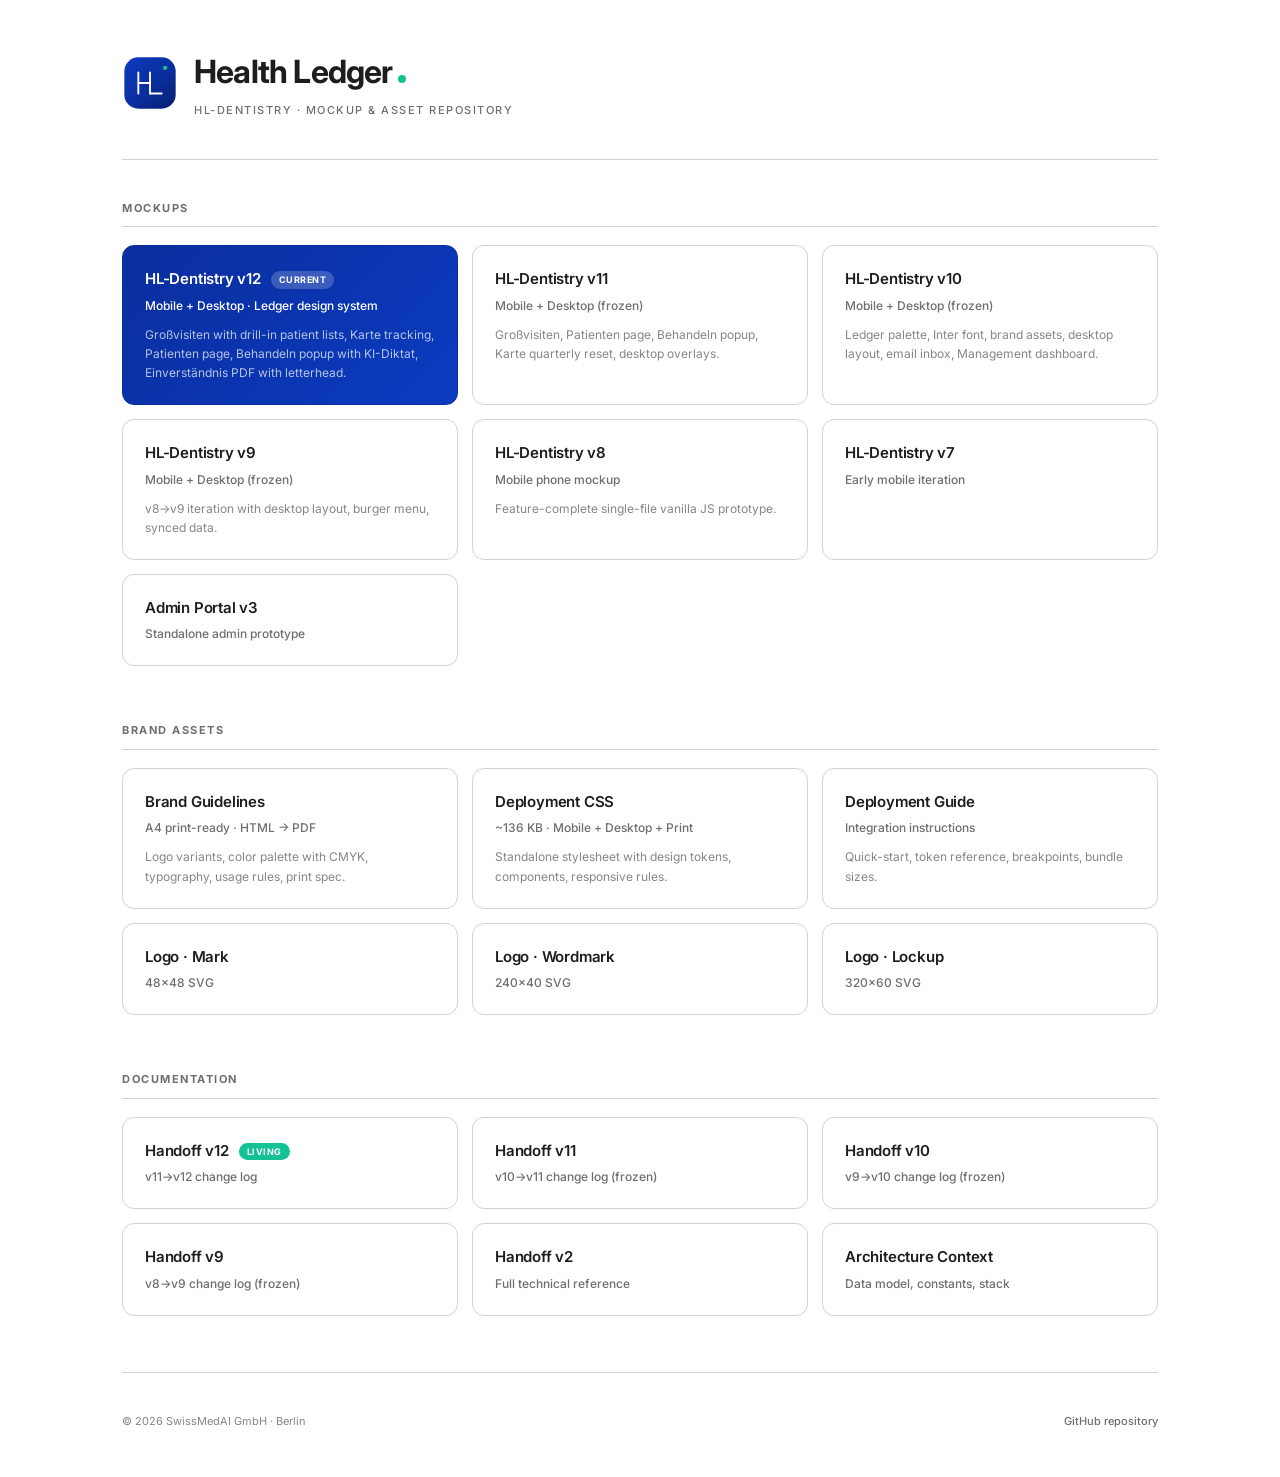
<file: index.html>
<!DOCTYPE html>
<html lang="de">
<head>
<meta charset="UTF-8">
<meta name="viewport" content="width=device-width, initial-scale=1.0">
<title>Health Ledger · HL-Dentistry</title>
<link href="https://fonts.googleapis.com/css2?family=Inter:wght@300;400;500;600;700;800&display=swap" rel="stylesheet">
<link rel="icon" type="image/svg+xml" href="assets/hl-logo-mark.svg">
<style>
* { margin:0; padding:0; box-sizing:border-box; }
:root {
  --navy:#0A2E9E; --navy-light:#0B3BC0; --signal:#14C295;
  --text:#1D1D1F; --gray:#6E6E73; --light:#86868B;
  --border:#D2D2D7; --surface:#F5F5F7; --white:#FFFFFF;
}
html,body { font-family:'Inter',system-ui,-apple-system,'Segoe UI',Roboto,sans-serif; color:var(--text); background:var(--white); -webkit-font-smoothing:antialiased; -moz-osx-font-smoothing:grayscale; line-height:1.5; }
.wrap { max-width:1100px; margin:0 auto; padding:48px 32px; }

/* Header */
.hdr { display:flex; align-items:center; gap:16px; padding-bottom:40px; border-bottom:1px solid var(--border); margin-bottom:40px; }
.hdr h1 { font-size:32px; font-weight:700; letter-spacing:-0.8px; display:flex; align-items:baseline; gap:3px; }
.hdr h1 .dot { width:8px; height:8px; border-radius:50%; background:var(--signal); display:inline-block; margin-left:2px; }
.hdr .tag { font-size:11px; color:var(--gray); margin-top:6px; text-transform:uppercase; letter-spacing:1.5px; font-weight:500; }

/* Sections */
section { margin-bottom:56px; }
h2 { font-size:11px; font-weight:700; color:var(--gray); text-transform:uppercase; letter-spacing:1.5px; margin-bottom:18px; padding-bottom:10px; border-bottom:1px solid var(--border); }

/* Cards grid */
.grid { display:grid; grid-template-columns:repeat(auto-fill,minmax(260px,1fr)); gap:14px; }
.card { background:var(--white); border:1px solid var(--border); border-radius:12px; padding:22px; text-decoration:none; color:inherit; transition:all .2s ease; display:block; }
.card:hover { border-color:var(--navy); transform:translateY(-2px); box-shadow:0 8px 24px rgba(29,29,31,0.08); }
.card .title { font-size:15px; font-weight:600; color:var(--text); margin-bottom:6px; letter-spacing:-0.2px; }
.card .meta { font-size:12px; color:var(--gray); font-weight:500; }
.card .desc { font-size:12px; color:var(--light); margin-top:10px; line-height:1.6; }
.card.featured { background:linear-gradient(135deg,var(--navy),var(--navy-light)); border-color:var(--navy); color:#fff; }
.card.featured .title, .card.featured .meta { color:#fff; }
.card.featured .desc { color:rgba(255,255,255,0.7); }

/* Tag pill */
.tagpill { display:inline-block; font-size:9px; font-weight:700; padding:2px 8px; border-radius:99px; background:var(--surface); color:var(--gray); text-transform:uppercase; letter-spacing:0.5px; margin-left:6px; vertical-align:middle; }
.tagpill.current { background:var(--signal); color:#fff; }
.card.featured .tagpill.current { background:rgba(255,255,255,0.2); color:#fff; }

/* Footer */
footer { padding-top:40px; border-top:1px solid var(--border); display:flex; justify-content:space-between; font-size:11px; color:var(--light); }
footer a { color:var(--gray); text-decoration:none; font-weight:500; }
footer a:hover { color:var(--navy); }
</style>
</head>
<body>
<div class="wrap">

  <header class="hdr">
    <svg viewBox="0 0 48 48" width="56" height="56">
      <defs><linearGradient id="m" x1="0%" y1="0%" x2="100%" y2="100%">
        <stop offset="0%" stop-color="#0E3ABF"/><stop offset="55%" stop-color="#0A2E9E"/><stop offset="100%" stop-color="#061F6E"/>
      </linearGradient></defs>
      <rect x="2" y="2" width="44" height="44" rx="12" fill="url(#m)"/>
      <g stroke="#fff" stroke-width="1.6" stroke-linecap="round" fill="none">
        <line x1="14" y1="15" x2="14" y2="33"/><line x1="24" y1="15" x2="24" y2="33"/>
        <line x1="14" y1="24" x2="24" y2="24"/><line x1="24" y1="33" x2="34" y2="33"/>
      </g>
      <circle cx="37" cy="11" r="1.8" fill="#14C295"/>
    </svg>
    <div>
      <h1>Health Ledger<span class="dot"></span></h1>
      <div class="tag">HL-Dentistry · Mockup &amp; Asset Repository</div>
    </div>
  </header>

  <section>
    <h2>Mockups</h2>
    <div class="grid">
      <a class="card featured" href="mockups/hl-dentistry-v12.html">
        <div class="title">HL-Dentistry v12 <span class="tagpill current">Current</span></div>
        <div class="meta">Mobile + Desktop · Ledger design system</div>
        <div class="desc">Großvisiten with drill-in patient lists, Karte tracking, Patienten page, Behandeln popup with KI-Diktat, Einverständnis PDF with letterhead.</div>
      </a>
      <a class="card" href="mockups/hl-dentistry-v11.html">
        <div class="title">HL-Dentistry v11</div>
        <div class="meta">Mobile + Desktop (frozen)</div>
        <div class="desc">Großvisiten, Patienten page, Behandeln popup, Karte quarterly reset, desktop overlays.</div>
      </a>
      <a class="card" href="mockups/hl-dentistry-v10.html">
        <div class="title">HL-Dentistry v10</div>
        <div class="meta">Mobile + Desktop (frozen)</div>
        <div class="desc">Ledger palette, Inter font, brand assets, desktop layout, email inbox, Management dashboard.</div>
      </a>
      <a class="card" href="mockups/hl-dentistry-v9.html">
        <div class="title">HL-Dentistry v9</div>
        <div class="meta">Mobile + Desktop (frozen)</div>
        <div class="desc">v8→v9 iteration with desktop layout, burger menu, synced data.</div>
      </a>
      <a class="card" href="mockups/hl-dentistry-v8.html">
        <div class="title">HL-Dentistry v8</div>
        <div class="meta">Mobile phone mockup</div>
        <div class="desc">Feature-complete single-file vanilla JS prototype.</div>
      </a>
      <a class="card" href="mockups/hl-dentistry-v7.html">
        <div class="title">HL-Dentistry v7</div>
        <div class="meta">Early mobile iteration</div>
      </a>
      <a class="card" href="mockups/hl-admin-v3.html">
        <div class="title">Admin Portal v3</div>
        <div class="meta">Standalone admin prototype</div>
      </a>
    </div>
  </section>

  <section>
    <h2>Brand Assets</h2>
    <div class="grid">
      <a class="card" href="assets/hl-brand-guidelines.html">
        <div class="title">Brand Guidelines</div>
        <div class="meta">A4 print-ready · HTML → PDF</div>
        <div class="desc">Logo variants, color palette with CMYK, typography, usage rules, print spec.</div>
      </a>
      <a class="card" href="assets/hl-dentistry.css">
        <div class="title">Deployment CSS</div>
        <div class="meta">~136 KB · Mobile + Desktop + Print</div>
        <div class="desc">Standalone stylesheet with design tokens, components, responsive rules.</div>
      </a>
      <a class="card" href="assets/README.md">
        <div class="title">Deployment Guide</div>
        <div class="meta">Integration instructions</div>
        <div class="desc">Quick-start, token reference, breakpoints, bundle sizes.</div>
      </a>
      <a class="card" href="assets/hl-logo-mark.svg">
        <div class="title">Logo · Mark</div>
        <div class="meta">48×48 SVG</div>
      </a>
      <a class="card" href="assets/hl-logo-wordmark.svg">
        <div class="title">Logo · Wordmark</div>
        <div class="meta">240×40 SVG</div>
      </a>
      <a class="card" href="assets/hl-logo-lockup.svg">
        <div class="title">Logo · Lockup</div>
        <div class="meta">320×60 SVG</div>
      </a>
    </div>
  </section>

  <section>
    <h2>Documentation</h2>
    <div class="grid">
      <a class="card" href="HL-Dentistry-Handoff-v12.md">
        <div class="title">Handoff v12 <span class="tagpill current">Living</span></div>
        <div class="meta">v11→v12 change log</div>
      </a>
      <a class="card" href="HL-Dentistry-Handoff-v11.md">
        <div class="title">Handoff v11</div>
        <div class="meta">v10→v11 change log (frozen)</div>
      </a>
      <a class="card" href="HL-Dentistry-Handoff-v10.md">
        <div class="title">Handoff v10</div>
        <div class="meta">v9→v10 change log (frozen)</div>
      </a>
      <a class="card" href="HL-Dentistry-Handoff-v9.md">
        <div class="title">Handoff v9</div>
        <div class="meta">v8→v9 change log (frozen)</div>
      </a>
      <a class="card" href="HL-Dentistry-Handoff-v2.md">
        <div class="title">Handoff v2</div>
        <div class="meta">Full technical reference</div>
      </a>
      <a class="card" href="HL-DENTISTRY-CONTEXT.md">
        <div class="title">Architecture Context</div>
        <div class="meta">Data model, constants, stack</div>
      </a>
    </div>
  </section>

  <footer>
    <span>© 2026 SwissMedAI GmbH · Berlin</span>
    <span><a href="https://github.com/SwissMedAIMVZ/hl-dentistry-v8">GitHub repository</a></span>
  </footer>

</div>
</body>
</html>
</file>
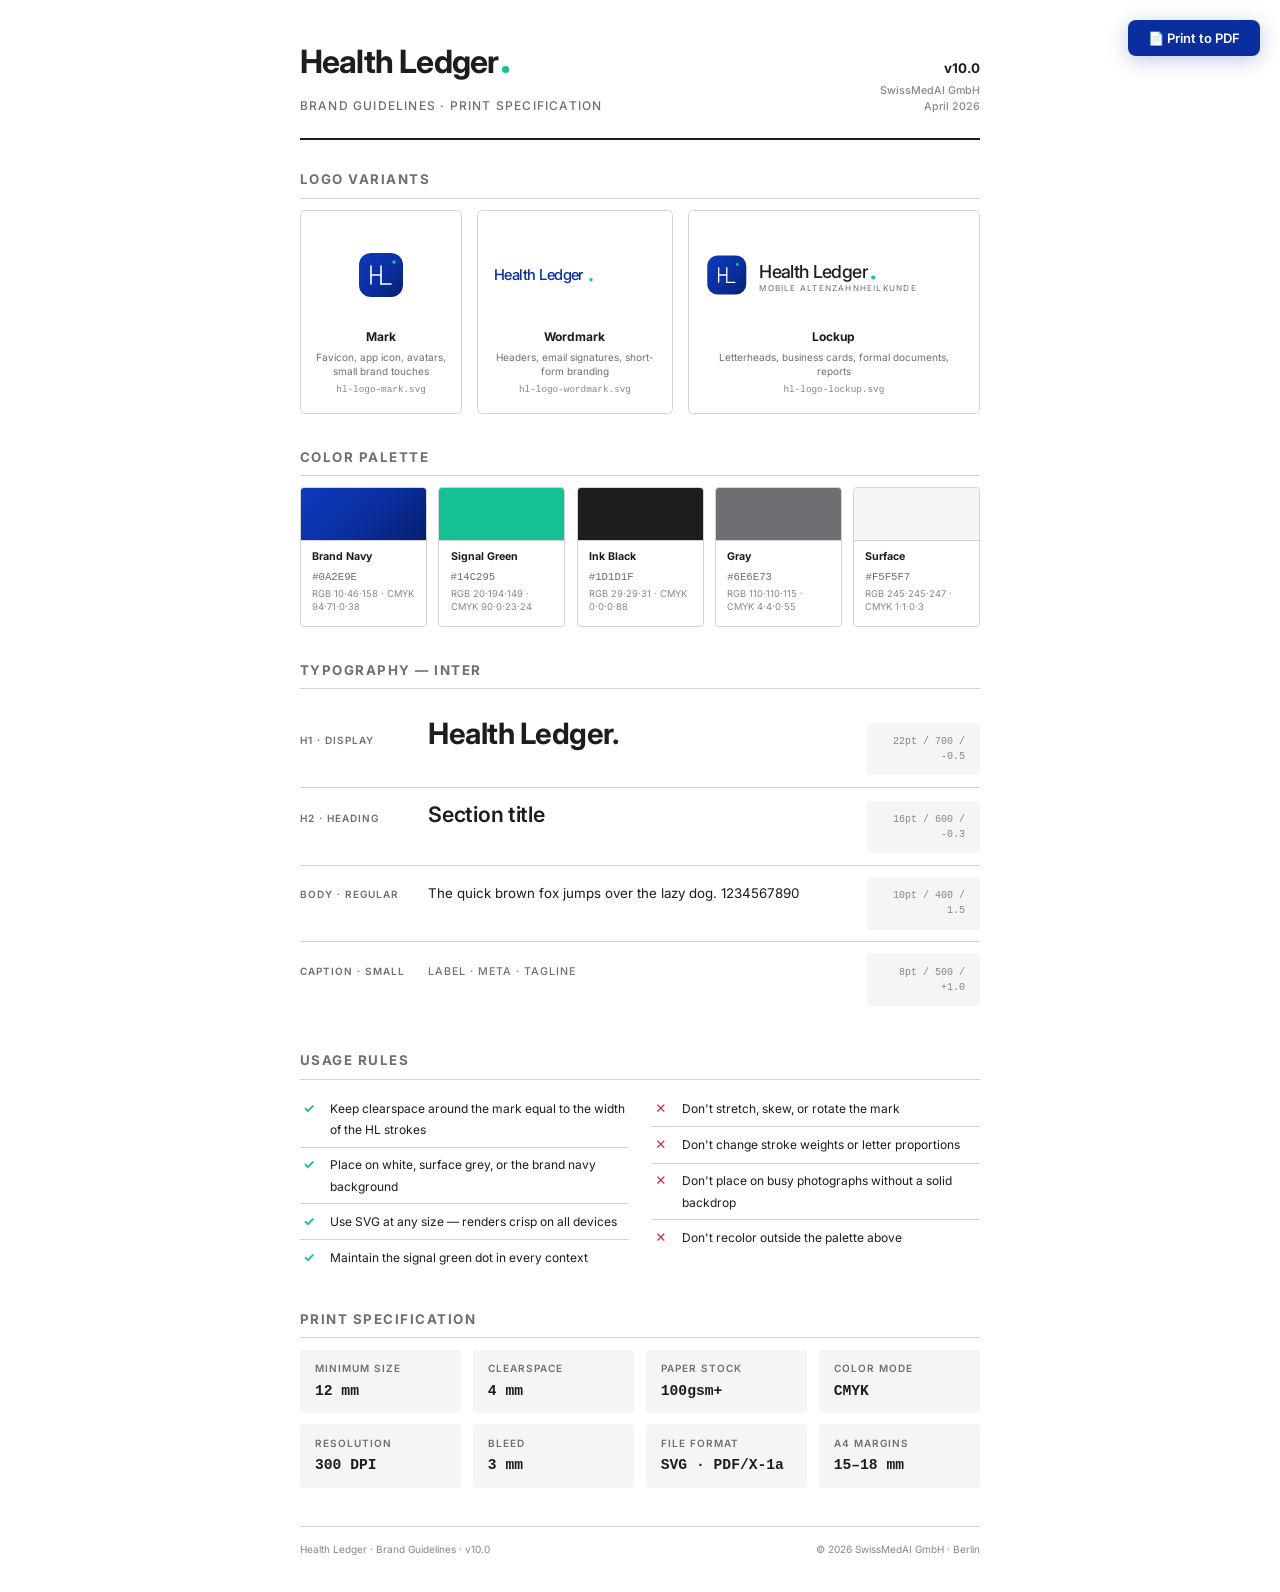
<file: hl-brand-guidelines.html>
<!DOCTYPE html>
<html lang="de">
<head>
<meta charset="UTF-8">
<title>Health Ledger — Brand Guidelines</title>
<link href="https://fonts.googleapis.com/css2?family=Inter:wght@300;400;500;600;700;800&display=swap" rel="stylesheet">
<style>
/* ============================================================
   HEALTH LEDGER — BRAND GUIDELINES
   A4 print-optimised one-pager. Open in browser → Print to PDF.
   ============================================================ */
@page { size: A4 portrait; margin: 15mm; }

:root {
  --navy:   #0A2E9E;
  --signal: #14C295;
  --black:  #1D1D1F;
  --gray:   #6E6E73;
  --light:  #86868B;
  --hair:   #D2D2D7;
  --bg:     #F5F5F7;
}

* { margin: 0; padding: 0; box-sizing: border-box; }

html, body {
  font-family: 'Inter', system-ui, -apple-system, 'Segoe UI', Roboto, sans-serif;
  color: var(--black);
  background: #fff;
  -webkit-font-smoothing: antialiased;
  -moz-osx-font-smoothing: grayscale;
  line-height: 1.5;
  font-size: 10pt;
}

.page {
  max-width: 180mm;
  margin: 0 auto;
  padding: 10mm 0;
}

/* ===== COVER HEADER ===== */
.cover {
  border-bottom: 1.5pt solid var(--black);
  padding-bottom: 6mm;
  margin-bottom: 8mm;
  display: flex;
  justify-content: space-between;
  align-items: flex-end;
}
.cover-title {
  font-size: 24pt;
  font-weight: 700;
  letter-spacing: -0.8px;
  color: var(--black);
  display: flex;
  align-items: baseline;
  gap: 2px;
}
.cover-title .dot {
  width: 5pt; height: 5pt;
  background: var(--signal);
  border-radius: 50%;
  display: inline-block;
  margin-left: 2px;
  vertical-align: middle;
}
.cover-sub {
  font-size: 9pt;
  color: var(--gray);
  margin-top: 3mm;
  letter-spacing: 1.2px;
  text-transform: uppercase;
  font-weight: 500;
}
.cover-meta {
  text-align: right;
  font-size: 8pt;
  color: var(--light);
  font-weight: 500;
}
.cover-meta strong { color: var(--black); display: block; font-size: 10pt; font-weight: 700; margin-bottom: 1mm; }

/* ===== SECTION ===== */
section { margin-bottom: 9mm; page-break-inside: avoid; }
h2 {
  font-size: 10pt;
  font-weight: 700;
  text-transform: uppercase;
  letter-spacing: 1.5px;
  color: var(--gray);
  margin-bottom: 3mm;
  padding-bottom: 2mm;
  border-bottom: 0.5pt solid var(--hair);
}

/* ===== LOGO GRID ===== */
.logos {
  display: grid;
  grid-template-columns: 1fr 1.2fr 1.8fr;
  gap: 4mm;
}
.logo-box {
  border: 0.5pt solid var(--hair);
  border-radius: 4pt;
  padding: 6mm 4mm 4mm;
  text-align: center;
}
.logo-box .demo {
  display: flex;
  align-items: center;
  justify-content: center;
  min-height: 22mm;
  margin-bottom: 3mm;
}
.logo-box .demo svg { max-width: 100%; max-height: 100%; }
.logo-box .name { font-size: 9pt; font-weight: 700; color: var(--black); margin-bottom: 1mm; }
.logo-box .use { font-size: 7.5pt; color: var(--gray); line-height: 1.4; }
.logo-box .file { font-size: 7pt; color: var(--light); font-family: 'SF Mono', Menlo, Consolas, monospace; margin-top: 1.5mm; }

/* ===== COLOR GRID ===== */
.colors {
  display: grid;
  grid-template-columns: repeat(5, 1fr);
  gap: 3mm;
}
.color {
  border: 0.5pt solid var(--hair);
  border-radius: 3pt;
  overflow: hidden;
}
.color .swatch {
  height: 14mm;
  border-bottom: 0.5pt solid var(--hair);
}
.color .info {
  padding: 2mm 3mm 3mm;
}
.color .name {
  font-size: 8pt;
  font-weight: 700;
  color: var(--black);
  margin-bottom: 1mm;
}
.color .hex {
  font-family: 'SF Mono', Menlo, Consolas, monospace;
  font-size: 8pt;
  color: var(--gray);
}
.color .rgb {
  font-size: 7pt;
  color: var(--light);
  margin-top: 0.5mm;
}

/* ===== TYPOGRAPHY ===== */
.type-row {
  display: grid;
  grid-template-columns: 30mm 1fr 30mm;
  gap: 4mm;
  padding: 3mm 0;
  border-bottom: 0.5pt solid var(--hair);
  align-items: baseline;
}
.type-row:last-child { border-bottom: none; }
.type-row .label {
  font-size: 7.5pt;
  color: var(--gray);
  font-weight: 600;
  text-transform: uppercase;
  letter-spacing: 1px;
}
.type-row .sample { color: var(--black); }
.type-row .spec {
  font-family: 'SF Mono', Menlo, Consolas, monospace;
  font-size: 7.5pt;
  color: var(--light);
  text-align: right;
}

/* ===== TWO COLUMN ===== */
.two-col {
  display: grid;
  grid-template-columns: 1fr 1fr;
  gap: 6mm;
}
.list {
  list-style: none;
  font-size: 9pt;
  line-height: 1.8;
  color: var(--black);
}
.list li {
  display: flex;
  align-items: baseline;
  gap: 3mm;
  padding: 1.5mm 0;
  border-bottom: 0.3pt solid var(--hair);
}
.list li:last-child { border-bottom: none; }
.list .icon {
  font-size: 10pt;
  font-weight: 700;
  flex-shrink: 0;
  width: 5mm;
  text-align: center;
}
.do .icon { color: var(--signal); }
.dont .icon { color: #C9313D; }

/* ===== SPEC BOX ===== */
.spec-grid {
  display: grid;
  grid-template-columns: repeat(4, 1fr);
  gap: 3mm;
}
.spec {
  background: var(--bg);
  padding: 3mm 4mm;
  border-radius: 3pt;
}
.spec .k {
  font-size: 7.5pt;
  color: var(--gray);
  text-transform: uppercase;
  letter-spacing: 1px;
  font-weight: 600;
  margin-bottom: 1mm;
}
.spec .v {
  font-size: 11pt;
  font-weight: 700;
  color: var(--black);
  font-family: 'SF Mono', Menlo, Consolas, monospace;
}

/* ===== FOOTER ===== */
footer {
  margin-top: 10mm;
  padding-top: 4mm;
  border-top: 0.5pt solid var(--hair);
  display: flex;
  justify-content: space-between;
  font-size: 7.5pt;
  color: var(--light);
}

/* ===== PRINT BUTTON (screen only) ===== */
.print-btn {
  position: fixed;
  top: 20px;
  right: 20px;
  padding: 10px 20px;
  background: var(--navy);
  color: #fff;
  border: none;
  border-radius: 8px;
  font-family: inherit;
  font-size: 13px;
  font-weight: 600;
  cursor: pointer;
  box-shadow: 0 4px 20px rgba(10,46,158,0.25);
  z-index: 999;
}
.print-btn:hover { background: #0B3BC0; }

@media print {
  .print-btn { display: none !important; }
  body { font-size: 9.5pt; }
}
</style>
</head>
<body>

<button class="print-btn" onclick="window.print()">📄 Print to PDF</button>

<div class="page">

  <!-- ===== COVER ===== -->
  <div class="cover">
    <div>
      <div class="cover-title">Health Ledger<span class="dot"></span></div>
      <div class="cover-sub">Brand Guidelines · Print Specification</div>
    </div>
    <div class="cover-meta">
      <strong>v10.0</strong>
      SwissMedAI GmbH<br>
      April 2026
    </div>
  </div>

  <!-- ===== LOGO VARIANTS ===== -->
  <section>
    <h2>Logo Variants</h2>
    <div class="logos">

      <div class="logo-box">
        <div class="demo">
          <svg viewBox="0 0 48 48" width="48" height="48">
            <defs><linearGradient id="mg1" x1="0%" y1="0%" x2="100%" y2="100%">
              <stop offset="0%" stop-color="#0E3ABF"/><stop offset="55%" stop-color="#0A2E9E"/><stop offset="100%" stop-color="#061F6E"/>
            </linearGradient></defs>
            <rect x="2" y="2" width="44" height="44" rx="12" fill="url(#mg1)"/>
            <g stroke="#fff" stroke-width="1.6" stroke-linecap="round" fill="none">
              <line x1="14" y1="15" x2="14" y2="33"/><line x1="24" y1="15" x2="24" y2="33"/>
              <line x1="14" y1="24" x2="24" y2="24"/><line x1="24" y1="33" x2="34" y2="33"/>
            </g>
            <circle cx="37" cy="11" r="1.8" fill="#14C295"/>
          </svg>
        </div>
        <div class="name">Mark</div>
        <div class="use">Favicon, app icon, avatars, small brand touches</div>
        <div class="file">hl-logo-mark.svg</div>
      </div>

      <div class="logo-box">
        <div class="demo">
          <svg viewBox="0 0 240 40" width="220" height="36">
            <text x="0" y="28" font-family="Inter, system-ui, sans-serif" font-weight="500" font-size="22" letter-spacing="-0.8" fill="#0A2E9E">Health Ledger</text>
            <circle cx="143" cy="27" r="2.5" fill="#14C295"/>
          </svg>
        </div>
        <div class="name">Wordmark</div>
        <div class="use">Headers, email signatures, short-form branding</div>
        <div class="file">hl-logo-wordmark.svg</div>
      </div>

      <div class="logo-box">
        <div class="demo">
          <svg viewBox="0 0 320 60" width="290" height="54">
            <defs><linearGradient id="mg2" x1="0%" y1="0%" x2="100%" y2="100%">
              <stop offset="0%" stop-color="#0E3ABF"/><stop offset="55%" stop-color="#0A2E9E"/><stop offset="100%" stop-color="#061F6E"/>
            </linearGradient></defs>
            <rect x="4" y="6" width="48" height="48" rx="13" fill="url(#mg2)"/>
            <g stroke="#fff" stroke-width="1.6" stroke-linecap="round" fill="none" transform="translate(4,6)">
              <line x1="14" y1="15" x2="14" y2="33"/><line x1="24" y1="15" x2="24" y2="33"/>
              <line x1="14" y1="24" x2="24" y2="24"/><line x1="24" y1="33" x2="34" y2="33"/>
            </g>
            <circle cx="41" cy="17" r="1.8" fill="#14C295"/>
            <text x="68" y="34" font-family="Inter, system-ui, sans-serif" font-weight="500" font-size="22" letter-spacing="-0.8" fill="#1D1D1F">Health Ledger</text>
            <circle cx="208" cy="33" r="2.5" fill="#14C295"/>
            <text x="68" y="50" font-family="Inter, system-ui, sans-serif" font-weight="400" font-size="10" letter-spacing="1.5" fill="#6E6E73">MOBILE ALTENZAHNHEILKUNDE</text>
          </svg>
        </div>
        <div class="name">Lockup</div>
        <div class="use">Letterheads, business cards, formal documents, reports</div>
        <div class="file">hl-logo-lockup.svg</div>
      </div>

    </div>
  </section>

  <!-- ===== COLOR PALETTE ===== -->
  <section>
    <h2>Color Palette</h2>
    <div class="colors">
      <div class="color">
        <div class="swatch" style="background:linear-gradient(135deg,#0E3ABF 0%,#0A2E9E 55%,#061F6E 100%)"></div>
        <div class="info">
          <div class="name">Brand Navy</div>
          <div class="hex">#0A2E9E</div>
          <div class="rgb">RGB 10·46·158 · CMYK 94·71·0·38</div>
        </div>
      </div>
      <div class="color">
        <div class="swatch" style="background:#14C295"></div>
        <div class="info">
          <div class="name">Signal Green</div>
          <div class="hex">#14C295</div>
          <div class="rgb">RGB 20·194·149 · CMYK 90·0·23·24</div>
        </div>
      </div>
      <div class="color">
        <div class="swatch" style="background:#1D1D1F"></div>
        <div class="info">
          <div class="name">Ink Black</div>
          <div class="hex">#1D1D1F</div>
          <div class="rgb">RGB 29·29·31 · CMYK 0·0·0·88</div>
        </div>
      </div>
      <div class="color">
        <div class="swatch" style="background:#6E6E73;"></div>
        <div class="info">
          <div class="name">Gray</div>
          <div class="hex">#6E6E73</div>
          <div class="rgb">RGB 110·110·115 · CMYK 4·4·0·55</div>
        </div>
      </div>
      <div class="color">
        <div class="swatch" style="background:#F5F5F7;border-bottom:0.5pt solid var(--hair)"></div>
        <div class="info">
          <div class="name">Surface</div>
          <div class="hex">#F5F5F7</div>
          <div class="rgb">RGB 245·245·247 · CMYK 1·1·0·3</div>
        </div>
      </div>
    </div>
  </section>

  <!-- ===== TYPOGRAPHY ===== -->
  <section>
    <h2>Typography — Inter</h2>
    <div class="type-row">
      <div class="label">H1 · Display</div>
      <div class="sample" style="font-size:22pt;font-weight:700;letter-spacing:-0.5px">Health Ledger.</div>
      <div class="spec">22pt / 700 / -0.5</div>
    </div>
    <div class="type-row">
      <div class="label">H2 · Heading</div>
      <div class="sample" style="font-size:16pt;font-weight:600;letter-spacing:-0.3px">Section title</div>
      <div class="spec">16pt / 600 / -0.3</div>
    </div>
    <div class="type-row">
      <div class="label">Body · Regular</div>
      <div class="sample" style="font-size:10pt;font-weight:400;line-height:1.5">The quick brown fox jumps over the lazy dog. 1234567890</div>
      <div class="spec">10pt / 400 / 1.5</div>
    </div>
    <div class="type-row">
      <div class="label">Caption · Small</div>
      <div class="sample" style="font-size:8pt;font-weight:500;color:var(--gray);text-transform:uppercase;letter-spacing:1px">LABEL · META · TAGLINE</div>
      <div class="spec">8pt / 500 / +1.0</div>
    </div>
  </section>

  <!-- ===== DO'S AND DON'TS ===== -->
  <section>
    <h2>Usage Rules</h2>
    <div class="two-col">
      <ul class="list do">
        <li><span class="icon">✓</span><span>Keep clearspace around the mark equal to the width of the HL strokes</span></li>
        <li><span class="icon">✓</span><span>Place on white, surface grey, or the brand navy background</span></li>
        <li><span class="icon">✓</span><span>Use SVG at any size — renders crisp on all devices</span></li>
        <li><span class="icon">✓</span><span>Maintain the signal green dot in every context</span></li>
      </ul>
      <ul class="list dont">
        <li><span class="icon">✕</span><span>Don't stretch, skew, or rotate the mark</span></li>
        <li><span class="icon">✕</span><span>Don't change stroke weights or letter proportions</span></li>
        <li><span class="icon">✕</span><span>Don't place on busy photographs without a solid backdrop</span></li>
        <li><span class="icon">✕</span><span>Don't recolor outside the palette above</span></li>
      </ul>
    </div>
  </section>

  <!-- ===== PRINT SPECIFICATIONS ===== -->
  <section>
    <h2>Print Specification</h2>
    <div class="spec-grid">
      <div class="spec"><div class="k">Minimum size</div><div class="v">12 mm</div></div>
      <div class="spec"><div class="k">Clearspace</div><div class="v">4 mm</div></div>
      <div class="spec"><div class="k">Paper stock</div><div class="v">100gsm+</div></div>
      <div class="spec"><div class="k">Color mode</div><div class="v">CMYK</div></div>
      <div class="spec"><div class="k">Resolution</div><div class="v">300 DPI</div></div>
      <div class="spec"><div class="k">Bleed</div><div class="v">3 mm</div></div>
      <div class="spec"><div class="k">File format</div><div class="v">SVG · PDF/X-1a</div></div>
      <div class="spec"><div class="k">A4 margins</div><div class="v">15–18 mm</div></div>
    </div>
  </section>

  <!-- ===== FOOTER ===== -->
  <footer>
    <span>Health Ledger · Brand Guidelines · v10.0</span>
    <span>© 2026 SwissMedAI GmbH · Berlin</span>
  </footer>

</div>

</body>
</html>
</file>
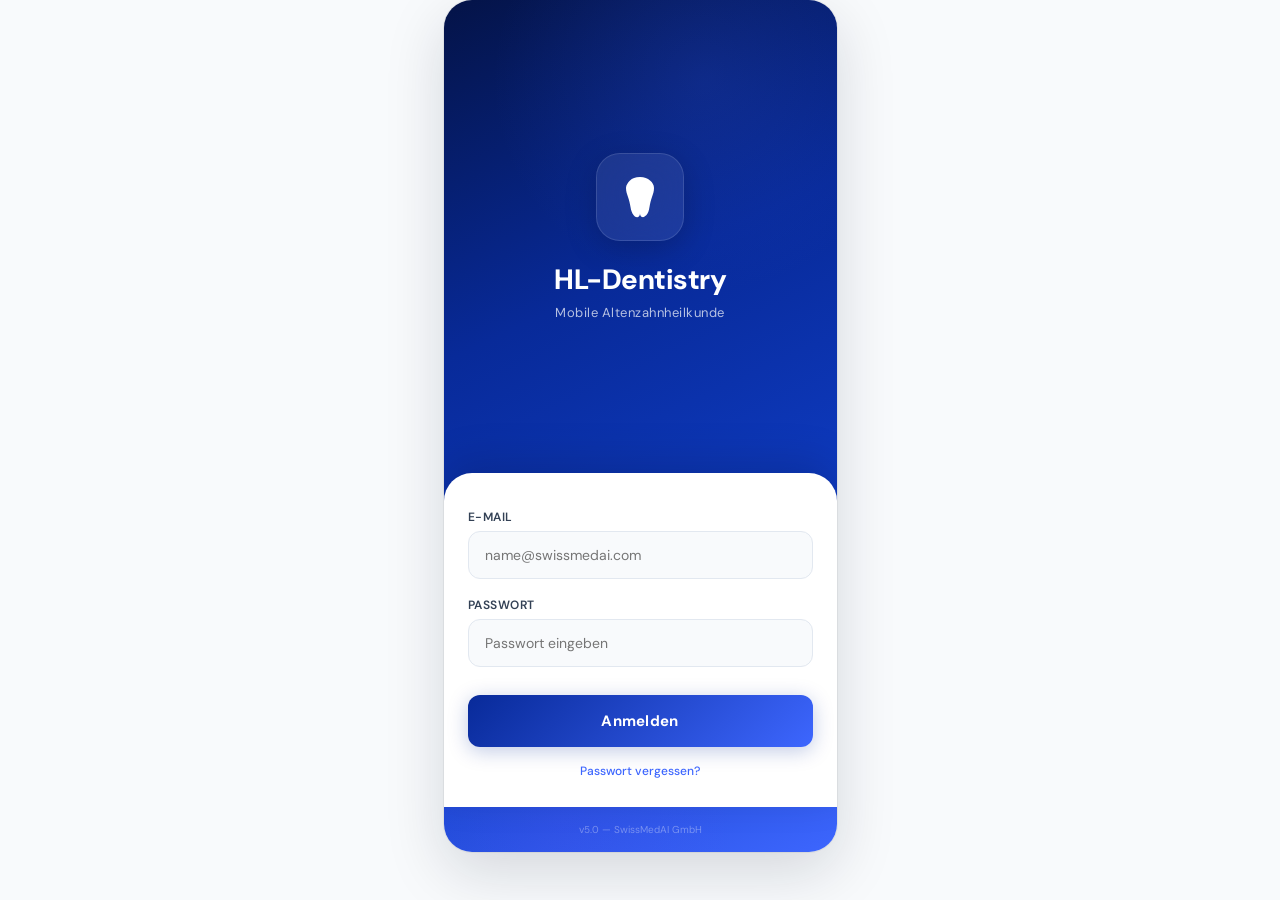
<file: hl-dentistry-v7.html>
<!DOCTYPE html>
<html lang="de">
<head>
<meta charset="UTF-8">
<meta name="viewport" content="width=device-width, initial-scale=1.0">
<title>HL-Dentistry v6 — Final Design</title>
<link href="https://fonts.googleapis.com/css2?family=DM+Sans:ital,opsz,wght@0,9..40,300;0,9..40,400;0,9..40,500;0,9..40,600;0,9..40,700;0,9..40,800&display=swap" rel="stylesheet">
<style>
/* ============================================================
   DESIGN SYSTEM — HL-Dentistry v5
   Font: DM Sans | Primary: #082A99 | Swiss Medical Precision
   ============================================================ */
:root{
  /* Brand */
  --navy:       #082A99;
  --navy-light: #0E3ABF;
  --blue:       #3D66FE;
  --blue-light: #638DFF;
  --blue-50:    #EBF0FF;
  --blue-25:    #F5F7FF;
  /* Semantic */
  --emerald:    #0D9276;
  --emerald-bg: #ECFDF5;
  --amber:      #D97706;
  --amber-bg:   #FFFBEB;
  --crimson:    #C9313D;
  --crimson-bg: #FEF2F2;
  --violet:     #6C47FF;
  --violet-bg:  #F3F0FF;
  /* Neutral */
  --text:       #0F172A;
  --text-2:     #334155;
  --text-3:     #64748B;
  --text-4:     #94A3B8;
  --border:     #E2E8F0;
  --border-2:   #CBD5E1;
  --surface:    #F8FAFC;
  --surface-2:  #F1F5F9;
  --white:      #FFFFFF;
  /* Tooth States */
  --t-healthy:  #0D9276;
  --t-caries:   #D97706;
  --t-extract:  #C9313D;
  --t-crown:    #6C47FF;
  --t-composite:#3D66FE;
  --t-bridge:   #DB2777;
  --t-other:    #94A3B8;
  --t-teleskop: #0891B2;
  --t-wurzelrest:#92400E;
  --t-zerstoert: #7F1D1D;
  --t-stift:    #B45309;
  --t-halte:    #E11D48;
  --t-retiniert:#475569;
  --t-fehlt:    #E2E8F0;
  /* Shadows */
  --sh-sm: 0 1px 2px rgba(15,23,42,0.05);
  --sh-md: 0 4px 12px rgba(15,23,42,0.08);
  --sh-lg: 0 8px 30px rgba(15,23,42,0.12);
  --sh-xl: 0 20px 60px rgba(15,23,42,0.15);
  --sh-blue: 0 4px 20px rgba(8,42,153,0.25);
  --sh-card: 0 1px 3px rgba(15,23,42,0.04), 0 4px 12px rgba(15,23,42,0.06);
  /* Radii */
  --r-sm: 8px; --r-md: 12px; --r-lg: 16px; --r-xl: 20px; --r-full: 9999px;
  /* Transitions */
  --ease: cubic-bezier(0.4,0,0.2,1);
}

*{margin:0;padding:0;box-sizing:border-box}
body{font-family:'DM Sans',system-ui,-apple-system,sans-serif;background:#E8ECF4;display:flex;justify-content:center;align-items:start;min-height:100vh;padding:20px;color:var(--text)}

/* ===== PHONE CONTAINER ===== */
.phone{width:393px;height:852px;background:var(--surface);border-radius:28px;box-shadow:var(--sh-xl),0 0 0 1px rgba(0,0,0,0.05);overflow:hidden;display:flex;flex-direction:column;position:relative}

/* ===== HEADER ===== */
.header{background:linear-gradient(145deg,var(--navy) 0%,var(--navy-light) 40%,var(--blue) 100%);color:#fff;padding:20px;position:relative;overflow:hidden}
.header::before{content:'';position:absolute;top:-40%;right:-20%;width:200px;height:200px;background:radial-gradient(circle,rgba(255,255,255,0.08) 0%,transparent 70%);border-radius:50%}
.header::after{content:'';position:absolute;bottom:-30%;left:-10%;width:160px;height:160px;background:radial-gradient(circle,rgba(255,255,255,0.05) 0%,transparent 70%);border-radius:50%}
.header-big{padding:28px 20px 20px}
.header h1{font-size:22px;font-weight:700;letter-spacing:-0.3px;position:relative;z-index:1}
.header h2{font-size:17px;font-weight:600;position:relative;z-index:1}
.header .sub{font-size:12px;opacity:0.75;margin-top:4px;font-weight:400;position:relative;z-index:1}
.header-row{display:flex;align-items:center;gap:10px;position:relative;z-index:1}
.back-btn{background:rgba(255,255,255,0.12);border:1px solid rgba(255,255,255,0.15);color:#fff;cursor:pointer;font-size:18px;padding:6px 10px;border-radius:var(--r-sm);backdrop-filter:blur(8px);transition:background .2s var(--ease)}
.back-btn:hover{background:rgba(255,255,255,0.2)}
.logout-btn{background:rgba(255,255,255,0.1);border:1px solid rgba(255,255,255,0.12);color:#fff;padding:6px 14px;border-radius:var(--r-sm);font-size:11px;font-weight:600;cursor:pointer;font-family:inherit;backdrop-filter:blur(8px);transition:all .2s var(--ease)}
.logout-btn:hover{background:rgba(255,255,255,0.2)}

/* ===== STAT CARDS ===== */
.stats{display:grid;grid-template-columns:1fr 1fr 1fr;gap:10px;padding:16px 20px 12px}
.stat{background:var(--white);padding:14px 12px;border-radius:var(--r-lg);border:1px solid var(--border);text-align:center;cursor:pointer;transition:all .25s var(--ease);box-shadow:var(--sh-card);position:relative;overflow:hidden}
.stat:hover{box-shadow:var(--sh-md);transform:translateY(-1px)}
.stat::before{content:'';position:absolute;top:0;left:0;right:0;height:3px;border-radius:var(--r-lg) var(--r-lg) 0 0}
.stat:nth-child(1)::before{background:linear-gradient(90deg,var(--navy),var(--blue))}
.stat:nth-child(2)::before{background:linear-gradient(90deg,var(--violet),#A78BFA)}
.stat:nth-child(3)::before{background:linear-gradient(90deg,var(--amber),#FBBF24)}
.stat .num{font-size:24px;font-weight:800;letter-spacing:-0.5px;margin-top:2px}
.stat .label{font-size:10px;color:var(--text-3);margin-top:4px;font-weight:500;text-transform:uppercase;letter-spacing:0.5px}

/* ===== CONTENT ===== */
.content{flex:1;overflow-y:auto;padding:16px 20px;-webkit-overflow-scrolling:touch}
.section-title{font-size:13px;font-weight:700;color:var(--text-2);margin-bottom:12px;text-transform:uppercase;letter-spacing:0.8px}

/* ===== CARDS ===== */
.card{background:var(--white);border:1px solid var(--border);border-radius:var(--r-lg);padding:14px 16px;box-shadow:var(--sh-card);margin-bottom:10px;cursor:pointer;transition:all .25s var(--ease)}
.card:hover{box-shadow:var(--sh-md);border-color:var(--border-2)}
.card-row{display:flex;justify-content:space-between;align-items:center}
.card-title{font-size:14px;font-weight:700;color:var(--text)}
.card-sub{font-size:12px;color:var(--text-3);margin-top:3px}

/* ===== BADGES ===== */
.badges{display:flex;gap:6px;flex-wrap:wrap;margin-top:8px}
.badge{display:inline-flex;align-items:center;gap:3px;padding:4px 10px;border-radius:var(--r-full);font-size:11px;font-weight:600;letter-spacing:0.1px}
.b-active{background:var(--blue-50);color:var(--navy)}
.b-urgent{background:var(--crimson-bg);color:var(--crimson)}
.b-warning{background:var(--amber-bg);color:var(--amber)}
.b-done{background:var(--emerald-bg);color:var(--emerald)}
.b-pending{background:var(--surface-2);color:var(--text-3)}
.b-treat{background:#FEF9E7;color:#78350F;border:1px solid #FDE68A}
.b-purple{background:var(--violet-bg);color:var(--violet)}
.chevron{color:var(--blue);font-size:16px;opacity:0.6;transition:opacity .2s}
.card:hover .chevron{opacity:1}

/* ===== TABS ===== */
.tabs{display:flex;background:var(--white);border-bottom:1px solid var(--border);padding:0 8px}
.tab{flex:1;padding:12px 8px;font-size:11px;font-weight:600;border:none;cursor:pointer;background:transparent;color:var(--text-3);font-family:inherit;position:relative;transition:color .2s var(--ease);text-transform:uppercase;letter-spacing:0.5px}
.tab.active{color:var(--navy)}
.tab.active::after{content:'';position:absolute;bottom:0;left:16%;right:16%;height:2.5px;background:linear-gradient(90deg,var(--navy),var(--blue));border-radius:2px}

/* ===== BOTTOM NAV ===== */
.bottom-nav{display:flex;justify-content:space-around;align-items:center;padding:8px 0 12px;background:var(--white);border-top:1px solid var(--border);box-shadow:0 -4px 12px rgba(0,0,0,0.03)}
.nav-btn{display:flex;flex-direction:column;align-items:center;gap:3px;padding:8px;border:none;background:none;cursor:pointer;transition:transform .15s var(--ease)}
.nav-btn:active{transform:scale(0.92)}
.nav-icon{width:22px;height:22px;display:flex;align-items:center;justify-content:center}
.nav-icon svg{width:22px;height:22px}
.nav-btn .lbl{font-size:10px;font-weight:600;font-family:inherit}
.nav-btn.active .lbl{color:var(--navy)}
.nav-btn.active svg{color:var(--navy)}
.nav-btn:not(.active) .lbl{color:var(--text-4)}
.nav-btn:not(.active) svg{color:var(--text-4)}
.fab-add{width:46px;height:46px;background:linear-gradient(135deg,var(--navy),var(--blue));border-radius:var(--r-full);border:none;color:#fff;font-size:24px;cursor:pointer;display:flex;align-items:center;justify-content:center;box-shadow:var(--sh-blue);transition:all .2s var(--ease)}
.fab-add:hover{transform:scale(1.05)}
.fab-mic{position:absolute;bottom:76px;right:16px;width:50px;height:50px;background:linear-gradient(135deg,var(--navy),var(--blue));border-radius:var(--r-full);border:none;color:#fff;font-size:20px;cursor:pointer;box-shadow:var(--sh-blue);z-index:80;display:flex;align-items:center;justify-content:center;transition:all .2s var(--ease)}
.fab-mic:hover{transform:scale(1.05);box-shadow:0 6px 24px rgba(8,42,153,0.35)}
.sync-bar{padding:8px 20px;background:var(--blue-25);border-top:1px solid var(--blue-50);font-size:11px;color:var(--navy);text-align:center;font-weight:500;display:flex;align-items:center;justify-content:center;gap:6px}
.sync-bar svg{width:14px;height:14px;color:var(--emerald)}

/* ===== ODONTOGRAM ===== */
.odo-wrap{padding:16px;background:var(--white);border-radius:var(--r-lg);border:1px solid var(--border);box-shadow:var(--sh-card)}
.odo-header{display:flex;justify-content:space-between;align-items:center;margin-bottom:14px}
.odo-title{font-size:13px;font-weight:700;color:var(--text);text-transform:uppercase;letter-spacing:0.5px}
.odo-grid{display:flex;gap:3px;justify-content:center;align-items:center}
.odo-grid .sep{width:2px;height:32px;background:linear-gradient(180deg,transparent,var(--border-2),transparent);margin:0 4px;border-radius:1px}
.odo-quad-label{font-size:8px;font-weight:700;color:var(--text-4);text-align:center;margin-bottom:2px;letter-spacing:1px}
.tooth{width:28px;height:28px;border-radius:6px;display:flex;align-items:center;justify-content:center;font-size:9px;color:#fff;font-weight:700;transition:all .15s var(--ease);cursor:pointer;position:relative;letter-spacing:-0.2px}
.tooth:hover{transform:scale(1.12);z-index:2}
.t-f{background:var(--t-healthy);box-shadow:inset 0 -2px 0 rgba(0,0,0,0.15),0 1px 3px rgba(13,146,118,0.3)}
.t-g{background:var(--t-caries);box-shadow:inset 0 -2px 0 rgba(0,0,0,0.15),0 1px 3px rgba(217,119,6,0.3)}
.t-ex{background:var(--t-extract);box-shadow:inset 0 -2px 0 rgba(0,0,0,0.15),0 1px 3px rgba(201,49,61,0.3)}
.t-c{background:var(--t-composite);box-shadow:inset 0 -2px 0 rgba(0,0,0,0.15),0 1px 3px rgba(61,102,254,0.3)}
.t-kr{background:var(--t-crown);box-shadow:inset 0 -2px 0 rgba(0,0,0,0.15),0 1px 3px rgba(108,71,255,0.3)}
.t-b{background:#FEF9E7;color:#78350F;border:1.5px solid #FDE68A;box-shadow:0 1px 3px rgba(0,0,0,0.06)}
.t-other{background:var(--surface-2);color:var(--text-3);border:1px solid var(--border);font-size:8px}
.odo-divider{height:1.5px;background:linear-gradient(90deg,transparent 5%,var(--border) 20%,var(--border) 80%,transparent 95%);margin:4px 0}
.odo-legend{display:flex;gap:12px;flex-wrap:wrap;margin-top:12px;padding-top:12px;border-top:1px solid var(--border)}
.odo-legend span{display:flex;align-items:center;gap:5px;font-size:10px;color:var(--text-3);font-weight:500}
.odo-legend .dot{width:10px;height:10px;border-radius:4px;display:inline-block;box-shadow:inset 0 -1px 0 rgba(0,0,0,0.15)}
.odo-num-row{display:grid;grid-template-columns:repeat(8,1fr) 6px repeat(8,1fr);gap:2px;text-align:center;font-size:8px;font-weight:600;color:var(--text-3);line-height:1.4}
.odo-teeth-grid{display:grid;grid-template-columns:repeat(8,1fr) 6px repeat(8,1fr);gap:2px}
.odo-teeth-grid .ot{border-radius:5px;display:flex;align-items:center;justify-content:center;font-size:9px;color:#fff;font-weight:700;padding:5px 0;letter-spacing:-0.3px;box-shadow:inset 0 -1px 0 rgba(0,0,0,0.15)}
.odo-teeth-grid .odo-gap,.odo-num-row .odo-gap{background:none}
.odo-qbar{display:grid;grid-template-columns:1fr 6px 1fr;margin:3px 0}
.odo-qbar-l,.odo-qbar-r{height:20px;border-radius:var(--r-full);display:flex;align-items:center;justify-content:center;font-size:10px;font-weight:700;color:#fff}
.odo-qbar-l{background:var(--navy)}
.odo-qbar-r{background:var(--blue)}
/* Odontogram View Tabs */
.odo-view-tabs{display:flex;gap:0;margin:0 0 12px;background:var(--surface);border-radius:var(--r-full);padding:3px}
.odo-view-tabs button{flex:1;padding:7px 0;font-size:10px;font-weight:700;border:none;background:none;color:var(--text-3);cursor:pointer;font-family:inherit;border-radius:var(--r-full);transition:all .15s;text-transform:uppercase;letter-spacing:0.3px}
.odo-view-tabs button.active{background:var(--white);color:var(--navy);box-shadow:var(--sh-sm)}
/* Tooth modifier/indicator */
.mod-badge{position:absolute;top:-4px;right:-4px;font-size:7px;font-weight:800;color:var(--navy);background:var(--white);border-radius:3px;padding:0 2px;line-height:1.3;box-shadow:0 0 2px rgba(0,0,0,0.25)}
.ta-ring{outline:2px solid var(--amber);outline-offset:-1px;border-radius:6px}
/* PA Blatt compact grid */
.pab-grid{display:grid;gap:1px;font-size:8px;text-align:center}
.pab-hdr{font-weight:700;color:var(--text-3);padding:3px 0;font-size:7px}
.pab-val{padding:3px 0;background:var(--surface);border-radius:2px;font-weight:600;color:var(--text-2);min-height:18px;display:flex;align-items:center;justify-content:center}
.pab-val.dp{background:var(--crimson-bg);color:var(--crimson);font-weight:700}
.pab-val.md{background:var(--amber-bg);color:var(--amber);font-weight:700}
.pab-val.bop-y{background:var(--crimson);color:#fff;font-weight:700;border-radius:50%;width:14px;height:14px;font-size:7px;margin:auto}
.pab-son-row{display:flex;gap:1px;justify-content:center;overflow-x:auto;padding:4px 0}
.pab-tcell{display:flex;flex-direction:column;align-items:center;min-width:26px;padding:2px 1px}
.pab-tcell .tn{font-size:7px;font-weight:700;color:var(--text-2);line-height:1}
.pab-tcell .md-row{display:flex;gap:1px;align-items:center;margin-top:2px}
.pab-tcell .md-val{font-size:8px;font-weight:600;min-width:11px;text-align:center;padding:1px 2px;border-radius:3px;color:var(--emerald)}
.pab-tcell .md-val.warn{background:var(--amber-bg);color:var(--amber);font-weight:700}
.pab-tcell .md-val.crit{background:var(--crimson);color:#fff;font-weight:700}
.pab-tcell .md-sep{font-size:6px;color:var(--text-4);font-weight:400}
.pab-tcell.absent{opacity:.2}
.pab-edit-link{font-size:10px;color:var(--blue);cursor:pointer;font-weight:600;text-decoration:none;display:inline-flex;align-items:center;gap:3px}
.pab-edit-link:hover{text-decoration:underline}
.pab-section{margin-bottom:6px;border:1px solid var(--border);border-radius:var(--r-sm);overflow:hidden}
.pab-section-hdr{display:flex;justify-content:space-between;align-items:center;padding:6px 10px;background:var(--surface);cursor:pointer;font-size:10px;font-weight:700;color:var(--text-2)}
/* Behandlung/Treatment tab */
.tx-tooth-row{display:flex;gap:2px;justify-content:center;flex-wrap:nowrap;overflow-x:auto;padding:2px 0}
.tx-tooth-cell{display:flex;flex-direction:column;align-items:center;gap:1px;padding:3px 1px;cursor:pointer;border-radius:4px;transition:all .12s;min-width:0;flex:0 0 auto}
.tx-tooth-cell:hover{background:var(--blue-50)}
.tx-tooth-cell.sel{background:var(--blue-50);outline:2px solid var(--navy);outline-offset:-1px}
.tx-tooth-cell .tn{font-size:7px;font-weight:600;color:var(--text-4)}
.tx-tooth-cell .tb{width:22px;height:22px;border-radius:4px;display:flex;align-items:center;justify-content:center;font-size:7px;font-weight:700;color:#fff}
.tx-tooth-cell .tc{font-size:6px;font-weight:700;color:var(--amber);margin-top:1px;text-align:center;line-height:1.1}
.tx-keys{display:grid;grid-template-columns:repeat(4,1fr);gap:6px;padding:0;margin-top:10px}
.tx-keys button{height:44px;border-radius:var(--r-sm);border:1.5px solid var(--border);background:var(--white);font-family:inherit;cursor:pointer;display:flex;flex-direction:column;align-items:center;justify-content:center;gap:1px;transition:all .12s}
.tx-keys button .k-main{font-size:12px;font-weight:800;color:var(--text)}
.tx-keys button .k-sub{font-size:7px;color:var(--text-3);font-weight:600}
.tx-keys button.ta-key{border-color:var(--amber);background:var(--amber-bg)}
.tx-keys button.ta-key .k-main{color:var(--amber)}
.tx-keys button:active,.tx-keys button:hover{background:var(--navy);border-color:var(--navy)}
.tx-keys button:active .k-main,.tx-keys button:hover .k-main{color:#fff}
.tx-keys button:active .k-sub,.tx-keys button:hover .k-sub{color:rgba(255,255,255,.7)}
/* Odo history bar */
.odo-hist-bar{display:flex;align-items:center;gap:6px;margin-top:8px;padding-top:8px;border-top:1px solid var(--border)}
.odo-hist-bar select{font-size:10px;font-family:inherit;padding:4px 8px;border:1px solid var(--border);border-radius:var(--r-sm);background:var(--white);color:var(--text-2);font-weight:600;flex:1}

/* ===== PIPELINE STEPS ===== */
.pipeline-step{padding:8px 12px;font-size:11px;margin-bottom:4px;border-radius:var(--r-sm);display:flex;align-items:center;gap:8px;font-weight:500;transition:all .2s var(--ease)}
.pipeline-step .step-num{width:22px;height:22px;border-radius:var(--r-full);display:flex;align-items:center;justify-content:center;font-size:10px;font-weight:700;flex-shrink:0}
.pipeline-step.done{background:var(--blue-50);color:var(--navy)}
.pipeline-step.done .step-num{background:var(--navy);color:#fff}
.pipeline-step.current{background:linear-gradient(135deg,var(--navy),var(--blue));color:#fff;font-weight:600;box-shadow:var(--sh-blue)}
.pipeline-step.current .step-num{background:rgba(255,255,255,0.25);color:#fff}
.pipeline-step.future{background:var(--surface-2);color:var(--text-4)}
.pipeline-step.future .step-num{background:var(--border);color:var(--text-4)}

/* ===== HKP CARDS ===== */
.hkp-card{border-radius:var(--r-lg);padding:14px 16px;margin-top:12px;display:flex;align-items:center;justify-content:space-between}
.hkp-expired{background:var(--crimson-bg);border:1px solid rgba(201,49,61,0.2)}
.hkp-urgent{background:var(--amber-bg);border:1px solid rgba(217,119,6,0.2)}
.hkp-ok{background:var(--emerald-bg);border:1px solid rgba(13,146,118,0.2)}

/* ===== OVERLAYS ===== */
.overlay{position:absolute;inset:0;background:rgba(15,23,42,0.5);display:flex;align-items:flex-end;z-index:100;backdrop-filter:blur(4px)}
.add-panel{background:var(--white);width:100%;border-top-left-radius:var(--r-xl);border-top-right-radius:var(--r-xl);padding:24px 20px;box-shadow:0 -8px 30px rgba(0,0,0,0.15)}
.add-panel button{display:block;width:100%;padding:14px;margin-bottom:8px;border:none;border-radius:var(--r-md);font-size:13px;font-weight:600;cursor:pointer;font-family:inherit;transition:all .2s var(--ease)}
.add-panel button:hover{transform:translateY(-1px)}

/* ===== KI-DIKTAT ===== */
.dict-panel{position:absolute;bottom:64px;left:0;right:0;background:var(--white);border-top-left-radius:var(--r-xl);border-top-right-radius:var(--r-xl);padding:20px;box-shadow:0 -8px 30px rgba(0,0,0,0.12);z-index:90}
.dict-bar{height:40px;background:linear-gradient(135deg,var(--blue-50),var(--violet-bg));border-radius:var(--r-md);display:flex;align-items:center;justify-content:center;font-size:12px;color:var(--navy);font-weight:600;margin-bottom:12px;position:relative;overflow:hidden}
.dict-bar::after{content:'';position:absolute;left:0;top:0;bottom:0;width:30%;background:linear-gradient(90deg,rgba(8,42,153,0.08),transparent);animation:dictPulse 2s ease-in-out infinite}
@keyframes dictPulse{0%,100%{transform:translateX(-100%)}50%{transform:translateX(400%)}}
.dict-panel textarea{width:100%;padding:12px;border-radius:var(--r-md);border:1px solid var(--border);font-size:12px;font-family:inherit;min-height:60px;resize:none;margin-bottom:12px;outline:none;transition:border .2s}
.dict-panel textarea:focus{border-color:var(--blue)}
.dict-panel .submit{width:100%;padding:12px;background:linear-gradient(135deg,var(--navy),var(--blue));color:#fff;border:none;border-radius:var(--r-md);font-size:13px;font-weight:600;cursor:pointer;font-family:inherit;box-shadow:var(--sh-blue)}

/* ===== LOGIN ===== */
.login-bg{display:flex;flex-direction:column;height:100%;background:linear-gradient(155deg,#041347 0%,var(--navy) 35%,var(--navy-light) 65%,var(--blue) 100%);position:relative;overflow:hidden}
.login-bg::before{content:'';position:absolute;top:-20%;right:-30%;width:500px;height:500px;background:radial-gradient(circle,rgba(61,102,254,0.15) 0%,transparent 60%);border-radius:50%}
.login-bg::after{content:'';position:absolute;bottom:-20%;left:-20%;width:400px;height:400px;background:radial-gradient(circle,rgba(108,71,255,0.1) 0%,transparent 60%);border-radius:50%}
.login-top{flex:1;display:flex;flex-direction:column;align-items:center;justify-content:center;color:#fff;position:relative;z-index:1}
.login-logo{width:88px;height:88px;background:rgba(255,255,255,0.08);border-radius:24px;display:flex;align-items:center;justify-content:center;margin-bottom:20px;backdrop-filter:blur(20px);border:1px solid rgba(255,255,255,0.12);box-shadow:0 8px 32px rgba(0,0,0,0.2)}
.login-logo svg{width:48px;height:48px}
.login-title{font-size:28px;font-weight:800;letter-spacing:-0.5px}
.login-subtitle{font-size:13px;opacity:0.7;margin-top:6px;font-weight:400;letter-spacing:0.5px}
.login-form{background:var(--white);border-top-left-radius:28px;border-top-right-radius:28px;padding:36px 24px 28px;box-shadow:0 -12px 40px rgba(0,0,0,0.15);position:relative;z-index:2}
.login-form label{display:block;font-size:12px;font-weight:600;color:var(--text-2);margin-bottom:6px;margin-top:18px;text-transform:uppercase;letter-spacing:0.5px}
.login-form label:first-child{margin-top:0}
.login-form input[type=email],.login-form input[type=password]{width:100%;padding:14px 16px;border:1.5px solid var(--border);border-radius:var(--r-md);font-size:14px;font-family:inherit;transition:all .2s var(--ease);outline:none;background:var(--surface)}
.login-form input:focus{border-color:var(--blue);box-shadow:0 0 0 4px rgba(61,102,254,0.1);background:var(--white)}
.login-btn{width:100%;padding:16px;background:linear-gradient(135deg,var(--navy),var(--blue));color:#fff;border:none;border-radius:var(--r-md);font-size:15px;font-weight:700;cursor:pointer;margin-top:28px;font-family:inherit;transition:all .25s var(--ease);box-shadow:var(--sh-blue);letter-spacing:0.3px}
.login-btn:hover{transform:translateY(-1px);box-shadow:0 6px 24px rgba(8,42,153,0.35)}
.login-forgot{text-align:center;margin-top:16px;font-size:12px;color:var(--blue);cursor:pointer;font-weight:500}
.login-error{background:var(--crimson-bg);color:var(--crimson);padding:12px;border-radius:var(--r-md);font-size:12px;font-weight:600;margin-top:12px;text-align:center;display:none;border:1px solid rgba(201,49,61,0.15)}
.login-version{text-align:center;font-size:10px;color:rgba(255,255,255,0.35);padding:16px;position:relative;z-index:1}

/* ===== MANAGER DASHBOARD ===== */
.mgr-stats{display:grid;grid-template-columns:1fr 1fr;gap:10px;padding:16px 20px}
.mgr-stat{background:var(--white);padding:16px;border-radius:var(--r-lg);border:1px solid var(--border);cursor:pointer;transition:all .25s var(--ease);box-shadow:var(--sh-card);position:relative;overflow:hidden}
.mgr-stat:hover{box-shadow:var(--sh-md);transform:translateY(-1px)}
.mgr-stat .num{font-size:28px;font-weight:800;letter-spacing:-1px}
.mgr-stat .label{font-size:10px;color:var(--text-3);margin-top:2px;font-weight:500;text-transform:uppercase;letter-spacing:0.5px}
.mgr-stat .trend{font-size:10px;font-weight:600;margin-top:8px;display:flex;align-items:center;gap:4px}
.trend-up{color:var(--emerald)}.trend-down{color:var(--crimson)}.trend-flat{color:var(--amber)}
.bar-chart{display:flex;align-items:flex-end;gap:6px;height:100px;margin:12px 0}
.bar-wrap{flex:1;display:flex;flex-direction:column;align-items:center;gap:4px}
.bar{width:100%;border-radius:6px 6px 0 0;min-height:4px;transition:height .3s var(--ease)}
.bar-label{font-size:9px;color:var(--text-3);font-weight:600;white-space:nowrap;overflow:hidden;text-overflow:ellipsis;max-width:100%;text-align:center}
.bar-val{font-size:9px;font-weight:700;color:var(--text)}
.mgr-section{margin-bottom:20px}
.mgr-section-title{font-size:12px;font-weight:700;color:var(--text-2);margin-bottom:10px;display:flex;justify-content:space-between;align-items:center;text-transform:uppercase;letter-spacing:0.8px}
.mgr-table{width:100%;border-collapse:separate;border-spacing:0;font-size:11px;border:1px solid var(--border);border-radius:var(--r-md);overflow:hidden}
.mgr-table th{text-align:left;font-weight:600;color:var(--text-3);padding:8px 10px;background:var(--surface);border-bottom:1px solid var(--border);font-size:10px;text-transform:uppercase;letter-spacing:0.5px}
.mgr-table td{padding:8px 10px;border-bottom:1px solid var(--surface-2);color:var(--text)}
.mgr-table tr:last-child td{border-bottom:none}
.mgr-table tr:hover td{background:var(--blue-25)}

/* ===== LAB VIEW ===== */
.lab-cols{display:flex;gap:10px;flex:1;overflow-x:auto;padding:12px 16px;-webkit-overflow-scrolling:touch}
.lab-col{flex:1;min-width:165px;background:var(--surface);border-radius:var(--r-lg);padding:10px;display:flex;flex-direction:column;border:1px solid var(--border)}
.lab-col-head{font-size:11px;font-weight:700;text-align:center;padding:10px;border-radius:var(--r-md);margin-bottom:10px;display:flex;justify-content:space-between;align-items:center}
.lab-col-count{background:rgba(255,255,255,0.7);padding:2px 8px;border-radius:var(--r-full);font-size:10px}
.lab-card{background:var(--white);border:1px solid var(--border);border-radius:var(--r-md);padding:12px;margin-bottom:8px;box-shadow:var(--sh-sm);cursor:pointer;transition:all .2s var(--ease)}
.lab-card:hover{box-shadow:var(--sh-md);border-color:var(--blue);transform:translateY(-1px)}
.lab-card-name{font-size:12px;font-weight:700;color:var(--text)}
.lab-card-type{font-size:10px;color:var(--text-3);margin-top:2px}
.lab-card-meta{display:flex;gap:6px;flex-wrap:wrap;margin-top:8px}
.lab-card-info{font-size:9px;color:var(--text-3);background:var(--surface-2);padding:3px 7px;border-radius:var(--r-full);font-weight:500}
.lab-card-heim{font-size:9px;color:var(--navy);background:var(--blue-50);padding:3px 7px;border-radius:var(--r-full);font-weight:600}
.lab-move-btn{display:block;width:100%;padding:7px;margin-top:6px;border:none;border-radius:var(--r-sm);font-size:10px;font-weight:600;cursor:pointer;font-family:inherit;transition:all .2s var(--ease)}
.lab-move-fwd{background:var(--blue-50);color:var(--navy)}.lab-move-fwd:hover{background:var(--navy);color:#fff}
.lab-move-back{background:var(--surface-2);color:var(--text-3)}.lab-move-back:hover{background:var(--border)}
.lab-summary{display:grid;grid-template-columns:repeat(4,1fr);gap:8px;padding:0 16px 8px}
.lab-summary-item{text-align:center;padding:10px;background:var(--white);border-radius:var(--r-md);border:1px solid var(--border);box-shadow:var(--sh-sm)}
.lab-summary-num{font-size:18px;font-weight:800;letter-spacing:-0.5px}
.lab-summary-lbl{font-size:9px;color:var(--text-3);margin-top:2px;font-weight:500}
.lab-detail{position:absolute;inset:0;background:var(--white);z-index:95;display:flex;flex-direction:column}
.lab-timeline{position:relative;padding-left:20px;margin:12px 0}
.lab-timeline-item{position:relative;padding-bottom:20px;padding-left:16px;border-left:2px solid var(--border)}
.lab-timeline-item.done{border-left-color:var(--emerald)}
.lab-timeline-item.current{border-left-color:var(--navy)}
.lab-timeline-dot{position:absolute;left:-7px;top:2px;width:12px;height:12px;border-radius:var(--r-full);border:2px solid var(--border);background:var(--white)}
.lab-timeline-item.done .lab-timeline-dot{background:var(--emerald);border-color:var(--emerald)}
.lab-timeline-item.current .lab-timeline-dot{background:var(--navy);border-color:var(--navy);box-shadow:0 0 0 4px rgba(8,42,153,0.15)}

/* ===== KI-ASSISTENT ===== */
.ai-fab{position:absolute;bottom:76px;right:72px;width:50px;height:50px;background:linear-gradient(135deg,var(--violet),var(--navy));border-radius:var(--r-full);border:none;color:#fff;font-size:13px;cursor:pointer;box-shadow:0 4px 20px rgba(108,71,255,0.3);z-index:80;display:flex;align-items:center;justify-content:center;font-weight:800;font-family:inherit;letter-spacing:-0.5px;transition:all .2s var(--ease)}
.ai-fab:hover{transform:scale(1.05)}
.ai-panel{position:absolute;inset:0;background:var(--white);z-index:95;display:flex;flex-direction:column}
.ai-header{background:linear-gradient(135deg,var(--violet) 0%,var(--navy) 100%);color:#fff;padding:20px;display:flex;align-items:center;gap:12px}
.ai-header .ai-icon{width:40px;height:40px;background:rgba(255,255,255,0.12);border-radius:var(--r-md);display:flex;align-items:center;justify-content:center;font-size:16px;font-weight:800;backdrop-filter:blur(8px);border:1px solid rgba(255,255,255,0.1)}
.ai-messages{flex:1;overflow-y:auto;padding:16px;display:flex;flex-direction:column;gap:12px}
.ai-msg{max-width:85%;padding:12px 16px;border-radius:var(--r-lg);font-size:12px;line-height:1.6}
.ai-msg.user{align-self:flex-end;background:linear-gradient(135deg,var(--navy),var(--blue));color:#fff;border-bottom-right-radius:4px}
.ai-msg.bot{align-self:flex-start;background:var(--surface);color:var(--text);border-bottom-left-radius:4px;border:1px solid var(--border)}
.ai-msg .source{display:inline-block;margin-top:8px;padding:3px 8px;border-radius:var(--r-full);font-size:9px;font-weight:600}
.ai-msg .source{background:var(--violet-bg);color:var(--violet)}
.ai-msg .db-source{background:var(--blue-50);color:var(--navy)}
.ai-input-row{display:flex;gap:8px;padding:12px 16px;border-top:1px solid var(--border);background:var(--white)}
.ai-input{flex:1;padding:12px 16px;border:1.5px solid var(--border);border-radius:var(--r-md);font-size:12px;font-family:inherit;outline:none;transition:border .2s}
.ai-input:focus{border-color:var(--violet);box-shadow:0 0 0 3px rgba(108,71,255,0.1)}
.ai-send{width:42px;height:42px;background:linear-gradient(135deg,var(--violet),var(--navy));border:none;border-radius:var(--r-md);color:#fff;font-size:16px;cursor:pointer;display:flex;align-items:center;justify-content:center;transition:all .2s var(--ease)}
.ai-send:hover{transform:scale(1.05)}
.ai-suggestions{display:flex;gap:6px;flex-wrap:wrap;padding:0 16px 10px}
.ai-sug{padding:8px 14px;background:var(--surface);border:1px solid var(--border);border-radius:var(--r-full);font-size:10px;color:var(--text-2);cursor:pointer;font-family:inherit;font-weight:600;transition:all .2s var(--ease)}
.ai-sug:hover{background:var(--violet-bg);color:var(--violet);border-color:var(--violet)}
.ai-typing{display:flex;gap:4px;align-items:center;padding:12px 16px}
.ai-typing span{width:6px;height:6px;background:var(--text-4);border-radius:var(--r-full);animation:aiDot 1.4s infinite}
.ai-typing span:nth-child(2){animation-delay:.2s}
.ai-typing span:nth-child(3){animation-delay:.4s}
@keyframes aiDot{0%,80%,100%{opacity:.3}40%{opacity:1}}

/* ===== NACHRICHTEN ===== */
.msg-tabs{display:flex;background:var(--white);border-bottom:1px solid var(--border);padding:0 8px}
.msg-tab{flex:1;padding:12px;font-size:11px;font-weight:600;border:none;cursor:pointer;background:transparent;color:var(--text-3);font-family:inherit;position:relative;transition:color .2s}
.msg-tab.active{color:var(--navy)}
.msg-tab.active::after{content:'';position:absolute;bottom:0;left:16%;right:16%;height:2.5px;background:linear-gradient(90deg,var(--navy),var(--blue));border-radius:2px}
.msg-tab .msg-badge-count{position:absolute;top:4px;right:20%;background:var(--crimson);color:#fff;font-size:8px;font-weight:700;padding:1px 5px;border-radius:var(--r-full)}
.msg-list{flex:1;overflow-y:auto}
.msg-item{display:flex;gap:12px;padding:14px 20px;border-bottom:1px solid var(--surface-2);cursor:pointer;transition:background .2s;align-items:flex-start}
.msg-item:hover{background:var(--surface)}
.msg-item.unread{background:var(--blue-25)}
.msg-icon{width:40px;height:40px;border-radius:var(--r-md);display:flex;align-items:center;justify-content:center;font-size:18px;flex-shrink:0}
.msg-icon.nudge{background:var(--amber-bg)}.msg-icon.direct{background:var(--blue-50)}.msg-icon.system{background:var(--violet-bg)}.msg-icon.urgent{background:var(--crimson-bg)}
.msg-body{flex:1;min-width:0}
.msg-title{font-size:13px;font-weight:700;color:var(--text);white-space:nowrap;overflow:hidden;text-overflow:ellipsis}
.msg-preview{font-size:11px;color:var(--text-3);margin-top:2px;white-space:nowrap;overflow:hidden;text-overflow:ellipsis}
.msg-meta{display:flex;gap:6px;align-items:center;margin-top:6px}
.msg-time{font-size:9px;color:var(--text-4);font-weight:500}
.msg-tag{font-size:9px;padding:2px 7px;border-radius:var(--r-full);font-weight:600}
.msg-tag.patient{background:var(--blue-50);color:var(--navy)}.msg-tag.lab{background:var(--violet-bg);color:var(--violet)}.msg-tag.hkp{background:var(--amber-bg);color:var(--amber)}.msg-tag.urgent{background:var(--crimson-bg);color:var(--crimson)}
.msg-unread-dot{width:8px;height:8px;background:var(--blue);border-radius:var(--r-full);flex-shrink:0;margin-top:8px}
.msg-detail{position:absolute;inset:0;background:var(--white);z-index:95;display:flex;flex-direction:column}
.msg-detail-body{flex:1;overflow-y:auto;padding:20px}
.msg-detail-title{font-size:16px;font-weight:700;color:var(--text);margin-bottom:4px}
.msg-detail-sender{font-size:11px;color:var(--text-3);margin-bottom:12px}
.msg-detail-text{font-size:13px;line-height:1.7;color:var(--text-2)}
.msg-detail-action{margin-top:16px;padding:14px;background:var(--blue-50);border-radius:var(--r-md);cursor:pointer;text-align:center;font-size:13px;font-weight:600;color:var(--navy);transition:all .2s var(--ease)}
.msg-detail-action:hover{background:var(--navy);color:#fff}
.msg-compose{position:absolute;bottom:0;left:0;right:0;background:var(--white);border-top-left-radius:var(--r-xl);border-top-right-radius:var(--r-xl);padding:24px 20px;box-shadow:0 -8px 30px rgba(0,0,0,0.12);z-index:96}
.msg-compose select,.msg-compose input,.msg-compose textarea{width:100%;padding:12px 14px;border:1.5px solid var(--border);border-radius:var(--r-md);font-size:12px;font-family:inherit;margin-bottom:8px;outline:none;transition:border .2s}
.msg-compose select:focus,.msg-compose input:focus,.msg-compose textarea:focus{border-color:var(--blue);box-shadow:0 0 0 3px rgba(61,102,254,0.1)}
.msg-compose textarea{min-height:60px;resize:none}
.msg-compose-send{width:100%;padding:14px;background:linear-gradient(135deg,var(--navy),var(--blue));color:#fff;border:none;border-radius:var(--r-md);font-size:14px;font-weight:700;cursor:pointer;font-family:inherit;box-shadow:var(--sh-blue)}
.msg-empty{display:flex;flex-direction:column;align-items:center;justify-content:center;padding:40px;color:var(--text-4)}
.msg-empty .icon{font-size:40px;margin-bottom:12px;opacity:0.5}
.msg-empty .text{font-size:12px;font-weight:600}
.nav-badge{position:relative}
.nav-badge-count{position:absolute;top:-4px;right:-8px;background:var(--crimson);color:#fff;font-size:8px;font-weight:700;padding:1px 5px;border-radius:var(--r-full);min-width:14px;text-align:center}

/* ===== PA TRACKER ===== */
.pa-timeline{margin:8px 0}
.pa-step{display:flex;align-items:flex-start;gap:12px;position:relative}
.pa-step:last-child .pa-line{display:none}
.pa-dot{width:28px;height:28px;border-radius:var(--r-full);display:flex;align-items:center;justify-content:center;font-size:9px;flex-shrink:0;position:relative;z-index:1;font-weight:700}
.pa-dot.done{background:var(--emerald);color:#fff;box-shadow:0 2px 6px rgba(13,146,118,0.3)}
.pa-dot.current{background:var(--navy);color:#fff;box-shadow:0 0 0 5px rgba(8,42,153,0.15)}
.pa-dot.future{background:var(--surface-2);color:var(--text-4);border:1.5px solid var(--border)}
.pa-line{position:absolute;left:13px;top:28px;bottom:-4px;width:2px;background:var(--border)}
.pa-line.done{background:var(--emerald)}
.pa-info{flex:1;padding:4px 0 18px}
.pa-label{font-size:12px;font-weight:600;color:var(--text)}
.pa-date{font-size:10px;color:var(--text-3);margin-top:3px}
.pa-countdown{display:inline-block;font-size:9px;font-weight:700;padding:3px 8px;border-radius:var(--r-full);margin-left:6px}
.pa-countdown.due{background:var(--amber-bg);color:var(--amber)}
.pa-countdown.overdue{background:var(--crimson-bg);color:var(--crimson)}
.pa-countdown.ok{background:var(--emerald-bg);color:var(--emerald)}
.pa-odo-badge{display:inline-flex;align-items:center;gap:5px;padding:4px 10px;border-radius:var(--r-full);font-size:10px;font-weight:700;cursor:pointer;transition:all .15s var(--ease)}
.pa-odo-badge:hover{transform:scale(1.03)}
.pa-comment-box{margin-top:12px;padding:14px;background:var(--surface);border-radius:var(--r-md);border:1px solid var(--border)}

/* ===== SEARCH ===== */
.search-input{width:100%;padding:12px 16px;border-radius:var(--r-md);border:1.5px solid rgba(255,255,255,0.15);font-size:13px;font-family:inherit;background:rgba(255,255,255,0.1);color:#fff;backdrop-filter:blur(8px);outline:none;transition:all .2s}
.search-input::placeholder{color:rgba(255,255,255,0.5)}
.search-input:focus{background:rgba(255,255,255,0.15);border-color:rgba(255,255,255,0.3)}
.search-input-light{background:var(--surface);color:var(--text);border-color:var(--border)}
.search-input-light::placeholder{color:var(--text-4)}
.search-input-light:focus{border-color:var(--blue);background:var(--white)}

/* ===== PIPELINE KANBAN ===== */
.pipeline-kanban{display:flex;gap:8px;overflow-x:auto;padding-bottom:8px;-webkit-overflow-scrolling:touch}
.kanban-col{min-width:100px;flex:1}
.kanban-header{font-size:9px;font-weight:700;color:var(--navy);margin-bottom:8px;text-align:center;text-transform:uppercase;letter-spacing:0.5px}
.kanban-card{background:var(--white);border:1px solid var(--border);padding:8px;border-radius:var(--r-sm);margin-bottom:4px;font-size:9px;font-weight:600;color:var(--text);text-align:center;box-shadow:var(--sh-sm);transition:all .15s var(--ease)}
.kanban-card:hover{box-shadow:var(--sh-md);border-color:var(--blue)}

/* ===== RESPONSIVE DESKTOP ===== */
@media(min-width:900px){
  body{padding:0;background:var(--surface)}
  .phone.desktop-mode{width:100%;height:100vh;border-radius:0;box-shadow:none;max-width:1200px;margin:0 auto}
}

/* ===== SCROLLBAR ===== */
.content::-webkit-scrollbar,.ai-messages::-webkit-scrollbar,.msg-list::-webkit-scrollbar{width:3px}
.content::-webkit-scrollbar-track,.ai-messages::-webkit-scrollbar-track,.msg-list::-webkit-scrollbar-track{background:transparent}
.content::-webkit-scrollbar-thumb,.ai-messages::-webkit-scrollbar-thumb,.msg-list::-webkit-scrollbar-thumb{background:var(--border-2);border-radius:4px}

/* ===== LAB FILTERS & CREATE FORM ===== */
.lab-filters{display:flex;gap:6px;padding:10px 16px;overflow-x:auto;-webkit-overflow-scrolling:touch;background:var(--white);border-bottom:1px solid var(--border)}
.lab-filter{padding:7px 14px;border-radius:var(--r-full);font-size:10px;font-weight:600;border:1.5px solid var(--border);cursor:pointer;font-family:inherit;background:var(--white);color:var(--text-3);white-space:nowrap;transition:all .2s var(--ease)}
.lab-filter.active{background:var(--navy);color:#fff;border-color:var(--navy)}
.lab-filter:hover:not(.active){border-color:var(--navy);color:var(--navy)}
.lab-search-row{padding:8px 16px;background:var(--white);border-bottom:1px solid var(--border)}
.lab-search-row input{width:100%;padding:10px 14px;border:1.5px solid var(--border);border-radius:var(--r-md);font-size:12px;font-family:inherit;outline:none;transition:border .2s}
.lab-search-row input:focus{border-color:var(--blue)}
.lab-create-overlay{position:absolute;inset:0;background:var(--white);z-index:95;display:flex;flex-direction:column;overflow-y:auto}
.lab-form{padding:20px;display:flex;flex-direction:column;gap:16px;flex:1;overflow-y:auto}
.lab-form-group{display:flex;flex-direction:column;gap:5px}
.lab-form-label{font-size:10px;font-weight:600;color:var(--text-3);text-transform:uppercase;letter-spacing:0.5px}
.lab-form-label .req{color:var(--crimson);margin-left:2px}
.lab-form-select,.lab-form-input{width:100%;padding:12px 14px;border:1.5px solid var(--border);border-radius:var(--r-md);font-size:13px;font-family:inherit;outline:none;transition:border .2s;background:var(--white);color:var(--text);-webkit-appearance:none;appearance:none}
.lab-form-select:focus,.lab-form-input:focus{border-color:var(--blue);box-shadow:0 0 0 3px rgba(61,102,254,0.1)}
.lab-form-row{display:grid;grid-template-columns:1fr 1fr;gap:12px}
.lab-form-pills{display:flex;gap:6px;flex-wrap:wrap}
.lab-form-pill{padding:8px 16px;border-radius:var(--r-full);font-size:12px;font-weight:600;border:1.5px solid var(--border);cursor:pointer;font-family:inherit;background:var(--white);color:var(--text-2);transition:all .15s var(--ease)}
.lab-form-pill.selected{background:var(--navy);color:#fff;border-color:var(--navy)}
.lab-form-pill:hover:not(.selected){border-color:var(--navy);color:var(--navy)}
.lab-form-teeth{display:flex;gap:4px;flex-wrap:wrap}
.lab-form-tooth{width:32px;height:32px;border-radius:6px;display:flex;align-items:center;justify-content:center;font-size:10px;font-weight:700;border:1.5px solid var(--border);cursor:pointer;font-family:inherit;background:var(--white);color:var(--text-2);transition:all .15s var(--ease)}
.lab-form-tooth.selected{background:var(--navy);color:#fff;border-color:var(--navy)}
.lab-form-tooth:hover:not(.selected){border-color:var(--blue);color:var(--navy)}
.lab-form-submit{width:100%;padding:14px;background:linear-gradient(135deg,var(--navy),var(--blue));color:#fff;border:none;border-radius:var(--r-md);font-size:14px;font-weight:700;cursor:pointer;font-family:inherit;box-shadow:var(--sh-blue);transition:all .2s var(--ease)}
.lab-form-submit:hover{transform:translateY(-1px);box-shadow:0 6px 24px rgba(8,42,153,0.35)}
.lab-form-cancel{width:100%;padding:12px;background:var(--surface-2);color:var(--text-3);border:none;border-radius:var(--r-md);font-size:13px;font-weight:600;cursor:pointer;font-family:inherit}
.vita-dot{display:inline-flex;align-items:center;gap:5px;padding:2px 8px;border-radius:var(--r-full);font-size:9px;font-weight:700;background:var(--amber-bg);color:var(--amber);border:1px solid rgba(217,119,6,0.2)}
.lab-patient-badge{display:inline-flex;align-items:center;gap:4px;padding:3px 10px;border-radius:var(--r-full);font-size:9px;font-weight:600;background:var(--violet-bg);color:var(--violet);border:1px solid rgba(108,71,255,0.15)}
.lab-card-stage{display:inline-flex;padding:2px 8px;border-radius:var(--r-full);font-size:8px;font-weight:700;text-transform:uppercase;letter-spacing:0.3px}

/* ===== ACCESSIBILITY & TOUCH ===== */
button,a,.card,.tab,.msg-tab,.nav-btn,.tooth,.lab-card,.msg-item,.ai-sug,.login-forgot,.kanban-card{touch-action:manipulation;-webkit-tap-highlight-color:transparent}
button:focus-visible,.tab:focus-visible,.card:focus-visible,.nav-btn:focus-visible,.tooth:focus-visible,input:focus-visible,textarea:focus-visible,select:focus-visible,.ai-sug:focus-visible{outline:3px solid var(--blue);outline-offset:2px;border-radius:var(--r-sm)}
.login-forgot:focus-visible,.msg-item:focus-visible{outline:3px solid var(--blue);outline-offset:2px}
@media(prefers-reduced-motion:reduce){*,*::before,*::after{animation-duration:0.01ms !important;animation-iteration-count:1 !important;transition-duration:0.01ms !important}}

/* ===== PA §22a COMPLIANCE ===== */
.pa-step-card{display:flex;align-items:center;gap:12px;padding:12px 14px;background:var(--white);border:1px solid var(--border);border-radius:var(--r-md);cursor:pointer;transition:all .2s var(--ease);margin-bottom:6px}
.pa-step-card:hover{box-shadow:var(--sh-md);border-color:var(--blue)}
.pa-step-card.s-done{border-left:3px solid var(--emerald)}
.pa-step-card.s-current{border-left:3px solid var(--navy);background:var(--blue-25);box-shadow:var(--sh-card)}
.pa-step-card.s-future{opacity:0.5;cursor:default}
.pa-step-card.s-future:hover{box-shadow:none;border-color:var(--border)}
.pa-grid-wrap{overflow-x:auto;margin:10px 0;-webkit-overflow-scrolling:touch}
.pa-grid{display:grid;gap:1px;background:var(--border);border:1px solid var(--border);border-radius:var(--r-sm);overflow:hidden;font-variant-numeric:tabular-nums}
.pa-gc{background:var(--white);padding:3px 1px;font-size:9px;font-weight:600;text-align:center;line-height:1.3}
.pa-gc.hdr{background:var(--surface);font-size:7px;font-weight:700;color:var(--text-3);padding:4px 2px}
.pa-gc.lbl{background:var(--surface);font-size:8px;font-weight:600;color:var(--text-2);text-align:left;padding:3px 5px}
.pa-gc.dp{color:var(--crimson);font-weight:700}
.pa-gc.md{color:var(--amber)}
.pa-gc.bop-y{background:var(--crimson);color:#fff;font-size:7px;font-weight:700;border-radius:2px}
.pa-gc.ext{color:var(--text-4);font-size:7px}
.pa-entry-overlay{position:absolute;inset:0;background:var(--white);z-index:96;display:flex;flex-direction:column}
.pa-numpad{display:grid;grid-template-columns:repeat(5,1fr);gap:8px;padding:0 24px}
.pa-numpad button{height:52px;border-radius:var(--r-md);border:1.5px solid var(--border);background:var(--white);font-size:20px;font-weight:700;cursor:pointer;font-family:inherit;transition:all .12s var(--ease);color:var(--text);touch-action:manipulation}
.pa-numpad button:active,.pa-numpad button:hover{background:var(--navy);color:#fff;border-color:var(--navy)}
.pa-stoer-item{display:flex;align-items:center;justify-content:space-between;padding:12px 14px;background:var(--white);border:1px solid var(--border);border-radius:var(--r-md);margin-bottom:6px}
.pa-ait-card{background:var(--white);border:1px solid var(--border);border-radius:var(--r-md);padding:12px 14px;margin-bottom:8px}

/* ===== PA PIANO LAYOUT (unified) ===== */
.pa-piano-section{margin-bottom:10px}
.pa-piano-label{font-size:11px;font-weight:700;color:var(--text);margin-bottom:6px}
.pa-piano-jaw-label{font-size:8px;font-weight:700;color:var(--text-3);text-transform:uppercase;letter-spacing:0.5px;margin-bottom:2px;margin-top:6px}
.pa-piano-jaw-label:first-child{margin-top:0}
.pa-piano-row{display:flex;gap:1px;overflow-x:auto;-webkit-overflow-scrolling:touch;padding:2px 0}
.pa-piano-sep{width:2px;background:linear-gradient(180deg,transparent,var(--border-2),transparent);margin:0 3px;flex-shrink:0;align-self:stretch}
/* Unified cell: tooth num + M/D + BOP dot + Lok grade */
.pa-piano-cell{display:flex;flex-direction:column;align-items:center;min-width:20px;flex:1;cursor:pointer;transition:all .12s var(--ease);gap:1px}
.pa-piano-cell .pa-tn{font-size:7px;font-weight:700;color:var(--text-3);line-height:1}
.pa-piano-cell .pa-vals{display:flex;flex-direction:column;align-items:center;width:100%;border-radius:4px;padding:2px 1px;background:var(--surface);border:1.5px solid var(--border);transition:all .12s}
.pa-piano-cell .pa-vals.active{border-color:var(--navy);background:var(--blue-25);box-shadow:0 0 0 2px rgba(8,42,153,0.15)}
.pa-piano-cell .pa-vm,.pa-piano-cell .pa-vd{font-size:9px;font-weight:700;line-height:1.2;text-align:center;min-width:12px}
.pa-piano-cell .pa-vm.editing,.pa-piano-cell .pa-vd.editing{color:var(--navy);text-decoration:underline}
.pa-piano-cell .pa-vsep{font-size:4px;color:var(--text-4);line-height:1}
.pa-piano-cell .pa-bop-dot{width:6px;height:6px;border-radius:var(--r-full);border:1px solid var(--border);background:var(--white);transition:all .12s;margin:1px 0}
.pa-piano-cell .pa-bop-dot.active{background:var(--crimson);border-color:var(--crimson)}
.pa-piano-cell .pa-lok-val{font-size:7px;font-weight:700;color:var(--text-4);line-height:1}
.pa-piano-cell .pa-lok-val.lok-1{color:var(--amber)}
.pa-piano-cell .pa-lok-val.lok-2{color:var(--crimson)}
.pa-piano-cell .pa-lok-val.lok-3{color:#fff;background:var(--crimson);border-radius:2px;padding:0 2px}
.pa-piano-cell.absent{opacity:0.15;pointer-events:none}
.pa-v-ok{color:var(--emerald)}
.pa-v-warn{color:var(--amber)}
.pa-v-crit{color:var(--crimson);font-weight:800}
/* Inline numpad */
.pa-inline-numpad{background:var(--surface);border:1px solid var(--border);padding:10px 12px;border-radius:var(--r-md);margin-top:10px}
.pa-np-label{font-size:12px;font-weight:700;color:var(--navy);text-align:center;margin-bottom:8px}
.pa-np-grid{display:grid;grid-template-columns:repeat(5,1fr);gap:6px}
.pa-np-grid button{height:42px;border-radius:var(--r-sm);border:1.5px solid var(--border);background:var(--white);font-size:18px;font-weight:700;cursor:pointer;font-family:inherit;transition:all .12s var(--ease);color:var(--text);touch-action:manipulation}
.pa-np-grid button:active,.pa-np-grid button:hover{background:var(--navy);color:#fff;border-color:var(--navy)}
/* Risk factor bar */
.pa-risk-bar{display:flex;gap:5px;flex-wrap:wrap;align-items:center;padding:8px 0;margin-bottom:8px}
.pa-risk-badge{padding:3px 8px;border-radius:var(--r-full);font-size:9px;font-weight:700;letter-spacing:0.2px;border:1px solid var(--border);color:var(--text-4);background:var(--white);transition:all .12s}
.pa-risk-badge.active{background:var(--crimson-bg);color:var(--crimson);border-color:rgba(201,49,61,0.2)}
.pa-risk-edit-btn{width:24px;height:24px;border-radius:var(--r-full);border:1px solid var(--border);background:var(--white);display:flex;align-items:center;justify-content:center;cursor:pointer;transition:all .12s;margin-left:auto;flex-shrink:0}
.pa-risk-edit-btn:hover{background:var(--blue-25);border-color:var(--blue)}

/* ===== ODONTOGRAM EDITOR ===== */
.odo-compact{display:grid;grid-template-columns:repeat(8,1fr) 4px repeat(8,1fr);gap:2px;margin:6px 0}
.odo-compact .ot{width:100%;aspect-ratio:1;border-radius:6px;display:flex;flex-direction:column;align-items:center;justify-content:center;font-size:7px;font-weight:700;color:#fff;cursor:pointer;transition:all .12s;position:relative;min-height:0;padding:1px}
.odo-compact .ot .tn{font-size:6px;font-weight:600;opacity:.85;line-height:1}
.odo-compact .ot .ts{font-size:8px;font-weight:800;line-height:1.1}
.odo-compact .odo-mid{background:none;grid-row:span 1}
.odo-qtabs{display:flex;gap:0;border-bottom:2px solid var(--border);margin-bottom:10px}
.odo-qtabs button{flex:1;padding:10px 0;font-size:13px;font-weight:700;border:none;background:none;color:var(--text-3);cursor:pointer;font-family:inherit;border-bottom:2px solid transparent;margin-bottom:-2px;transition:all .15s}
.odo-qtabs button.active{color:var(--navy);border-bottom-color:var(--navy)}
.odo-teeth-row{display:flex;gap:4px;justify-content:center;margin:8px 0}
.odo-teeth-row .ot-big{width:38px;height:38px;border-radius:8px;display:flex;align-items:center;justify-content:center;font-size:11px;font-weight:700;color:#fff;cursor:pointer;border:2px solid transparent;transition:all .12s}
.odo-teeth-row .ot-big.sel{border-color:var(--navy);box-shadow:0 0 0 3px rgba(8,42,153,0.25)}
.odo-status-row{display:flex;gap:4px;justify-content:center;margin:4px 0}
.odo-status-row .st-cell{width:38px;height:28px;border-radius:6px;display:flex;align-items:center;justify-content:center;font-size:9px;font-weight:700;background:var(--surface);border:1px solid var(--border);color:var(--text-2)}
.odo-keys{display:grid;grid-template-columns:repeat(4,1fr);gap:6px;padding:0 16px;margin-top:12px}
.odo-keys button{height:56px;border-radius:var(--r-md);border:1.5px solid var(--border);background:var(--white);font-family:inherit;cursor:pointer;display:flex;flex-direction:column;align-items:center;justify-content:center;gap:2px;transition:all .12s}
.odo-keys button .k-main{font-size:18px;font-weight:800;color:var(--text)}
.odo-keys button .k-sub{font-size:8px;color:var(--text-3);font-weight:600}
.odo-keys button:active,.odo-keys button:hover{background:var(--navy);border-color:var(--navy)}
.odo-keys button:active .k-main,.odo-keys button:hover .k-main{color:#fff}
.odo-keys button:active .k-sub,.odo-keys button:hover .k-sub{color:rgba(255,255,255,.7)}

/* ===== DASHBOARD TASKS ===== */
.task-toggle{display:flex;gap:0;background:var(--surface);border-radius:var(--r-full);padding:3px;margin:12px 0 8px}
.task-toggle button{flex:1;padding:8px 12px;border:none;border-radius:var(--r-full);font-size:11px;font-weight:600;background:none;color:var(--text-3);cursor:pointer;font-family:inherit;transition:all .15s}
.task-toggle button.active{background:var(--white);color:var(--navy);box-shadow:var(--sh-sm)}
.task-card{display:flex;align-items:center;gap:10px;padding:12px 14px;background:var(--white);border:1px solid var(--border);border-radius:var(--r-md);margin-bottom:6px;cursor:pointer;transition:all .15s}
.task-card:hover{box-shadow:var(--sh-md);border-color:var(--blue)}
.task-card.done{opacity:.55;border-left:3px solid var(--emerald)}
.task-check{width:22px;height:22px;border-radius:var(--r-full);border:2px solid var(--border-2);display:flex;align-items:center;justify-content:center;flex-shrink:0;transition:all .12s;cursor:pointer}
.task-check.checked{background:var(--emerald);border-color:var(--emerald);color:#fff}

/* ===== 174a FORM WIZARD ===== */
.f174-overlay{position:absolute;inset:0;background:var(--white);z-index:96;display:flex;flex-direction:column}
.f174-progress{height:3px;background:var(--surface-2);border-radius:2px;margin:0 20px 16px;overflow:hidden}
.f174-progress-bar{height:100%;background:linear-gradient(90deg,var(--navy),var(--blue));border-radius:2px;transition:width .3s var(--ease)}
.f174-q{font-size:14px;font-weight:700;color:var(--navy);line-height:1.4;margin-bottom:12px}
.f174-q .req{color:var(--crimson);font-weight:800}
.f174-opt{display:flex;align-items:center;gap:10px;padding:14px;background:var(--white);border:1.5px solid var(--border);border-radius:var(--r-md);margin-bottom:8px;cursor:pointer;transition:all .12s;font-size:13px;font-weight:500;color:var(--text)}
.f174-opt:hover{border-color:var(--blue)}
.f174-opt.sel{border-color:var(--navy);background:var(--blue-25)}
.f174-opt .radio{width:20px;height:20px;border-radius:var(--r-full);border:2px solid var(--border-2);display:flex;align-items:center;justify-content:center;flex-shrink:0}
.f174-opt.sel .radio{border-color:var(--navy);background:var(--navy)}
.f174-opt.sel .radio::after{content:"";width:8px;height:8px;border-radius:var(--r-full);background:#fff}
.f174-check{display:flex;align-items:center;gap:10px;padding:12px 14px;background:var(--white);border:1px solid var(--border);border-radius:var(--r-md);margin-bottom:6px;cursor:pointer;font-size:12px;color:var(--text)}
.f174-check .cb{width:18px;height:18px;border-radius:4px;border:2px solid var(--border-2);display:flex;align-items:center;justify-content:center;flex-shrink:0;transition:all .12s}
.f174-check.sel .cb{background:var(--navy);border-color:var(--navy)}
.f174-check.sel .cb::after{content:"\2713";color:#fff;font-size:11px;font-weight:700}
.f174-nav{display:flex;gap:10px;padding:16px 20px;border-top:1px solid var(--border);background:var(--white)}
.f174-nav button{flex:1;padding:14px;border-radius:var(--r-md);font-size:13px;font-weight:600;cursor:pointer;font-family:inherit;border:none;transition:all .12s}
.f174-nav .back{background:var(--surface);color:var(--text-2)}
.f174-nav .next{background:linear-gradient(135deg,var(--navy),var(--blue));color:#fff;box-shadow:var(--sh-blue)}
.f174-nav .next:disabled{opacity:.4;cursor:default}
.f174-form-row{display:flex;align-items:center;justify-content:space-between;padding:14px;background:var(--white);border:1px solid var(--border);border-radius:var(--r-md);margin-bottom:8px}
.f174-form-row .date{font-size:13px;font-weight:600;color:var(--text)}
.f174-form-row .actions{display:flex;gap:8px}
.f174-form-row .act-btn{width:34px;height:34px;border-radius:var(--r-full);border:1.5px solid var(--border);background:var(--white);display:flex;align-items:center;justify-content:center;cursor:pointer;color:var(--blue);transition:all .12s}
.f174-form-row .act-btn:hover{background:var(--blue-25);border-color:var(--blue)}

/* ===== v6: FURKATION ROW ===== */
.pa-furk-row{display:flex;gap:4px;justify-content:center;padding:2px 0}
.pa-furk-cell{display:flex;flex-direction:column;align-items:center;min-width:28px;cursor:pointer}
.pa-furk-cell .pa-tn{font-size:7px;font-weight:700;color:var(--text-3)}
.pa-furk-val{font-size:8px;font-weight:700;width:22px;height:16px;border-radius:3px;display:flex;align-items:center;justify-content:center;background:var(--surface);border:1px solid var(--border);color:var(--text-4)}
.pa-furk-val.fk-1{background:var(--amber-bg);color:var(--amber)}
.pa-furk-val.fk-2{background:var(--crimson-bg);color:var(--crimson)}
.pa-furk-val.fk-3{background:var(--crimson);color:#fff}

/* ===== v6: OFFLINE MODE ===== */
.sync-bar.offline{background:var(--amber-bg);border-top-color:rgba(217,119,6,0.2);color:var(--amber)}

/* ===== v6: TOOTH PLANNED OVERLAY ===== */
.tooth-planned{background:repeating-linear-gradient(45deg,transparent,transparent 2px,rgba(255,255,255,0.3) 2px,rgba(255,255,255,0.3) 4px)}

/* ===== v6: NOTIFICATION TOAST ===== */
.notif-toast{position:absolute;top:0;left:0;right:0;padding:12px 20px;z-index:120;font-size:12px;font-weight:600;color:#fff;display:flex;align-items:center;gap:8px;animation:toastSlide .3s ease}
@keyframes toastSlide{from{transform:translateY(-100%)}to{transform:translateY(0)}}
</style>
</head>
<body>
<div class="phone" id="app"></div>

<script>
/* ============================================================
   DATA LAYER — identical to v4 (no changes)
   ============================================================ */
var ZE_STATES=["Befund","Zustimmung angefragt","Zugestimmt","HKP erstellt","HKP eingereicht","HKP bewilligt","Abdruck","Labor","Anprobe","Eingliederung","Fertig"];
var PA_STATES=[
  {id:"sondierung",label:"Sondierung gemacht",short:"Sond.",color:"#6C47FF"},
  {id:"antrag",label:"Antrag geschickt",short:"5e",color:"#082A99"},
  {id:"ait_geplant",label:"AIT geplant",short:"AIT-P",color:"#D97706"},
  {id:"ait",label:"AIT durchgeführt",short:"AIT",color:"#0D9276"},
  {id:"nachkontrolle",label:"Nachkontrolle",short:"NK",color:"#0D9276"},
  {id:"upt1",label:"UPT 1",short:"U1",color:"#082A99"},
  {id:"recall1",label:"Recall 1 (174a/b)",short:"R1",color:"#6C47FF"},
  {id:"upt2",label:"UPT 2",short:"U2",color:"#082A99"},
  {id:"recall2",label:"Recall 2 (174a/b)",short:"R2",color:"#6C47FF"},
  {id:"upt3",label:"UPT 3",short:"U3",color:"#082A99"},
  {id:"recall3",label:"Recall 3 (174a/b)",short:"R3",color:"#6C47FF"},
  {id:"upt4",label:"UPT 4",short:"U4",color:"#082A99"},
  {id:"abgeschlossen",label:"Abgeschlossen",short:"\u2713",color:"#0D9276"},
  {id:"abgelehnt",label:"Abgelehnt",short:"\u2717",color:"#C9313D"}
];
var HEIME=[{id:1,name:"Alexa Lichtenrade",addr:"Berlin Lichterfelde"},{id:2,name:"Haus am Weigandufer",addr:"Berlin K\u00f6penick"},{id:3,name:"Vitanas M\u00e4rkisches V.",addr:"Berlin Prenzlberg"},{id:4,name:"Senterra Alloheim",addr:"Berlin Spandau"}];
var BEHANDLER=[{id:"hFeld",name:"Dr. Feld",cases:298,avgDays:42,done:185},{id:"hHess",name:"Dr. Hess",cases:231,avgDays:38,done:156},{id:"hGomez",name:"Dr. Gomez",cases:52,avgDays:51,done:31}];
var D=86400000,N=Date.now();
var PATIENTS=[
  {id:1,name:"M\u00fcller, Hans",heim:1,room:"203",age:78,ins:"TK",insNr:"123456789",z1Nr:"Z1-2024-0001",rel:true,odo:{tl:["ex","ex","g","g","g","g","g","ex"],tr:["g","g","f","f","f","ex","ex","ex"],bl:["ex","ex","g","g","g","g","f+b","ex"],br:["f","g","f+II","f","f","ex","ex","ex"]},tx:["druck","co"],txPlan:{14:["ta"],23:["fu"]},ze:{st:5,type:"Voll OK",zs:75,exp:N+30*D,bh:"hFeld"},pa:{step:"upt",befund:{date:N-300*D,spiegel:{16:[4,3],15:[2,2],14:[3,3],13:[2,1],12:[2,1],21:[2,2],22:[3,2],23:[2,2],24:[3,3],25:[4,4],46:[4,3],45:[3,2],44:[2,2],43:[3,2],42:[2,1],31:[2,2],32:[2,1],33:[3,2],34:[3,3],35:[4,3]},bop:{16:1,25:1,46:1},lockerung:{25:1,46:2},furkation:{16:1,26:0,46:2}},stoer:{date:N-298*D,items:[{l:"Rauchen",s:"beseitigt"},{l:"Diabetes mellitus",s:"nb"},{l:"Mundtrockenheit",s:"nein"},{l:"Immunsuppression",s:"nein"},{l:"Sonstige",s:"nein"}]},vordruck:{date:N-296*D},anzeige:{date:N-295*D},einwilligung:{date:N-295*D},atg:{date:N-294*D,text:"Generalisierte chronische Parodontitis Grad B/C. AIT in 4 Quadranten-Sitzungen geplant."},mhu:{date:N-292*D,pi:42,bop:35,notes:"Interdentalbuersten empfohlen"},ait:{sessions:[{date:N-290*D,q:1,an:true,anType:"I",notes:"Scaling Q1"},{date:N-287*D,q:2,an:true,anType:"I",notes:"Scaling+WG Q2"},{date:N-284*D,q:3,an:false,notes:"Scaling Q3"},{date:N-281*D,q:4,an:true,anType:"L1",notes:"Scaling+WG Q4"}]},beva:{date:N-270*D,spiegel:{16:[3,2],15:[2,2],14:[2,2],13:[2,1],12:[2,1],21:[2,2],22:[2,2],23:[2,2],24:[2,2],25:[3,3],46:[3,2],45:[2,2],44:[2,2],43:[2,2],42:[2,1],31:[2,2],32:[2,1],33:[2,2],34:[2,2],35:[3,2]},bop:{},ergebnis:"besserung"},upts:[{nr:1,date:N-210*D,done:true,type:"e"},{nr:2,date:N-120*D,done:true,type:"e"},{nr:3,date:N-30*D,done:false,type:"e"},{nr:4,date:N+60*D,done:false,type:"f"}],recalls:[{nr:1,date:N-165*D,done:true,type:"174a"},{nr:2,date:N-75*D,done:true,type:"174a"}],comment:"Guter Verlauf, UPT3 steht an",behandler:"hFeld",risks:{diabetes:true,raucher10:false,blutverduennend:true,bisphosphonat:false,perioVerlust:true,herzklappe:false}},odoHist:[{date:N-30*D,odo:{tl:["ex","ex","g","g","g","g","g","ex"],tr:["g","g","f","f","f","ex","ex","ex"],bl:["ex","ex","g","g","g","g","f","ex"],br:["f","g","f","f","f","ex","ex","ex"]}}],visits:[{date:N-30*D,behandler:"hFeld",codes:["druck","co"],text:"Druckstelle OK Prothese angepasst. Patient toleriert gut.",voice:false},{date:N-90*D,behandler:"hHess",codes:["fu"],text:"F\u00fcllungstherapie 26 MOD. Composite, Lokalan\u00e4sthesie.",voice:true},{date:N-180*D,behandler:"hFeld",codes:["pa","174a"],text:"Erstbefund 174a durchgef\u00fchrt. Sondierung gemacht. PA-Fall eingeleitet.",voice:false}],photos:[{date:N-10*D,name:"20260324_Muller_Hans_OK.jpg"},{date:N-90*D,name:"20260103_Muller_Hans_Befund.jpg"}],forms174a:[{date:N-30*D,id:"f1"},{date:N-180*D,id:"f2"}],notes:"Allergien: Penicillin. Betreuer: Sohn (Tel. 0176-1234567). Braucht Rollstuhl-Transport."},
  {id:2,name:"Schmidt, Maria",heim:1,room:"105",age:82,ins:"AOK",insNr:"987654321",z1Nr:"Z1-2024-0002",rel:false,odo:{tl:["f","f","f","f","f","f","f","ex"],tr:["ex","f","f","f","f","f","f","f"],bl:["ex","f","f","f","f","f","f","ex"],br:["f","f","f","f","f","f","f","f"]},tx:[],txPlan:{},ze:{st:2,type:"Voll UK",zs:60,exp:N-5*D,bh:"hHess"},pa:null,odoHist:[]},
  {id:3,name:"Wagner, Klaus",heim:2,room:"312",age:75,ins:"DAK",insNr:"456789012",z1Nr:"Z1-2024-0003",rel:true,odo:{tl:["g","g","g","g","f","f","f","ex"],tr:["ex","f","f","f","g","g","g","g"],bl:["g","g","f","f","f","f","f","f"],br:["f","f","f","f","f","g+i","g","g"]},tx:["pa","notfall"],txPlan:{27:["ex"],36:["zst"]},ze:null,pa:{step:"upt",befund:{date:N-240*D,spiegel:{16:[3,2],15:[2,2],14:[2,3],23:[2,2],24:[3,3],25:[3,2],26:[4,3],27:[3,2],36:[3,3],35:[2,2],34:[2,2],44:[2,2],45:[2,3],46:[4,3],47:[3,2]},bop:{26:1,36:1,46:1},lockerung:{46:1}},stoer:{date:N-238*D,items:[{l:"Rauchen",s:"nein"},{l:"Diabetes mellitus",s:"nein"},{l:"Mundtrockenheit",s:"nein"},{l:"Immunsuppression",s:"nein"},{l:"Sonstige",s:"nein"}]},vordruck:{date:N-235*D},anzeige:{date:N-225*D},einwilligung:{date:N-225*D},atg:{date:N-224*D,text:"Lokalisierte moderate Parodontitis. AIT 4 Sitzungen."},mhu:{date:N-222*D,pi:28,bop:22,notes:"Gute Mitarbeit"},ait:{sessions:[{date:N-220*D,q:1,an:false,notes:"Scaling Q1"},{date:N-217*D,q:2,an:true,anType:"I",notes:"Scaling+WG Q2"},{date:N-214*D,q:3,an:true,anType:"L1",notes:"Scaling+WG Q3"},{date:N-211*D,q:4,an:false,notes:"Scaling Q4"}]},beva:{date:N-180*D,spiegel:{16:[2,2],15:[2,2],14:[2,2],23:[2,2],24:[2,2],25:[2,2],26:[3,2],27:[2,2],36:[2,2],35:[2,2],34:[2,2],44:[2,2],45:[2,2],46:[3,2],47:[2,2]},bop:{},ergebnis:"besserung"},upts:[{nr:1,date:N-120*D,done:true,type:"e"},{nr:2,date:N+60*D,done:false,type:"e"},{nr:3,date:N+150*D,done:false,type:"e"},{nr:4,date:N+240*D,done:false,type:"f"}],recalls:[{nr:1,date:N-30*D,done:true,type:"174a"}],comment:"PA-Fall l\u00e4uft gut, gute Mitarbeit",behandler:"hFeld",risks:{diabetes:false,raucher10:false,blutverduennend:false,bisphosphonat:false,perioVerlust:false,herzklappe:false}},odoHist:[],visits:[{date:N-20*D,behandler:"hFeld",codes:["pa","fu"],text:"UPT durchgef\u00fchrt. Gute Mundhygiene. Weiterhin gutes Outcome.",voice:false},{date:N-60*D,behandler:"hFeld",codes:["pa"],text:"Kontrolle PA 26 27. Sondierung o.B. Mildes \u00d6dem.",voice:true},{date:N-150*D,behandler:"hFeld",codes:["pa","notfall"],text:"Initial PA-Befund aufgenommen. Patient mit Schmerzen 27.",voice:false}],photos:[{date:N-15*D,name:"20260319_Wagner_Klaus_Befund.jpg"},{date:N-120*D,name:"20260104_Wagner_Klaus_Initial.jpg"}]},
  {id:4,name:"Kr\u00e4mer, Petra",heim:2,room:"205",age:88,ins:"Barmer",insNr:"345678901",z1Nr:"Z1-2024-0004",rel:true,odo:{tl:["ex","ex","ex","ex","ex","ex","ex","ex"],tr:["ex","ex","ex","ex","ex","ex","ex","ex"],bl:["f","f","f","f","f","f","f","ex"],br:["ex","f","f","f","f","f","f","f"]},tx:["co"],txPlan:{},ze:{st:10,type:"Tele OK",zs:75,exp:N+180*D,bh:"hGomez"},pa:null,odoHist:[]},
  {id:5,name:"Braun, Helga",heim:3,room:"108",age:71,ins:"TK",insNr:"789012345",z1Nr:"Z1-2024-0005",rel:true,odo:{tl:["g","g","g","g","g","g","g","f"],tr:["f","g","g","g","g","g","g","g"],bl:["g","g","g","g","g","g","f","f"],br:["f","f","g","g","g","g","g","g"]},tx:["fu","o1","pa"],txPlan:{45:["wkb","st","kr"],25:["ta"]},ze:{st:7,type:"Voll OK",zs:100,exp:N+60*D,bh:"hFeld"},pa:{step:"ait",befund:{date:N-14*D,spiegel:{16:[3,2],15:[2,2],14:[2,2],13:[2,2],12:[2,1],21:[2,2],22:[2,2],23:[3,2],24:[2,2],25:[3,3],42:[2,1],43:[2,2],44:[3,3],45:[4,3],46:[3,2],47:[2,2]},bop:{25:1,45:1},lockerung:{45:1}},stoer:{date:N-13*D,items:[{l:"Rauchen",s:"nein"},{l:"Diabetes mellitus",s:"nein"},{l:"Mundtrockenheit",s:"nein"},{l:"Immunsuppression",s:"nein"},{l:"Sonstige",s:"nein"}]},vordruck:{date:N-12*D},anzeige:{date:N-10*D},einwilligung:{date:N-10*D},atg:{date:N-9*D,text:"Lokalisierte Parodontitis Grad A. AIT geplant."},mhu:{date:N-7*D,pi:38,bop:30,notes:"Motivation gut"},ait:{sessions:[]},beva:null,upts:[{nr:1,date:N+70*D,done:false,type:"e"},{nr:2,date:N+160*D,done:false,type:"e"},{nr:3,date:N+250*D,done:false,type:"e"},{nr:4,date:N+340*D,done:false,type:"f"}],recalls:[],comment:"AIT geplant f\u00fcr n\u00e4chste Woche",behandler:"hFeld"},odoHist:[],visits:[{date:N-5*D,behandler:"hFeld",codes:["fu","co"],text:"Restaurative Behandlung 45. Composite-F\u00fcllung, OK.",voice:false},{date:N-60*D,behandler:"hFeld",codes:["pa","fu"],text:"PA+F\u00fcllungen komplexer Fall. AIT vorbereitet. Patient motiviert.",voice:true},{date:N-180*D,behandler:"hFeld",codes:["pa","notfall"],text:"Notfall 45: Schmerz. PA diagnostiziert. Behandlungsplan erstellt.",voice:false}]},
  {id:6,name:"Fischer, Ingrid",heim:3,room:"204",age:79,ins:"BEK",insNr:"234567890",z1Nr:"Z1-2024-0006",rel:false,odo:{tl:["f","f","f","f","f","f","f","f"],tr:["f","f","f","f","f","f","f","f"],bl:["f","f","f","f","f","f","f","f"],br:["f","f","f","f","f","f","f","f"]},tx:["za"],txPlan:{},ze:null,pa:null,odoHist:[]},
  {id:7,name:"Hoffmann, Rolf",heim:4,room:"110",age:85,ins:"IKK",insNr:"567890123",z1Nr:"Z1-2024-0007",rel:true,odo:{tl:["ex","f","f","f","f","f","f","ex"],tr:["ex","f","f","f","f","f","f","ex"],bl:["f","f","f","f","f","f","f","f"],br:["f","f","f","f","f","f","f","f"]},tx:[],txPlan:{},ze:{st:0,type:"MGP",zs:60,exp:null,bh:"hHess"},pa:null,odoHist:[]},
  {id:8,name:"Lehmann, Gisela",heim:4,room:"312",age:80,ins:"Knappschaft",insNr:"901234567",z1Nr:"Z1-2024-0008",rel:true,odo:{tl:["g","g","g","g","g","g","f","f"],tr:["f","f","g","g","g","g","g","g"],bl:["g","g","g","g","g","g","g","g"],br:["g","g","g","g","g","g","g","f"]},tx:["druck","pa"],txPlan:{26:["sk"],36:["ta"]},ze:{st:4,type:"Voll UK",zs:75,exp:N+45*D,bh:"hGomez"},pa:{step:"befund",befund:{date:N,spiegel:{17:[3,2],16:[3,3],15:[2,2],14:[2,2],13:[2,1],24:[3,2],25:[3,3],26:[4,3],27:[3,2],46:[3,3],45:[2,2],34:[3,2],35:[3,3],36:[4,3],37:[3,2]},bop:{26:1,36:1},lockerung:{26:1,36:2}},stoer:null,vordruck:null,anzeige:null,einwilligung:null,atg:null,mhu:null,ait:null,beva:null,upts:[{nr:1,date:N+90*D,done:false,type:"e"},{nr:2,date:N+180*D,done:false,type:"e"},{nr:3,date:N+270*D,done:false,type:"e"},{nr:4,date:N+360*D,done:false,type:"f"}],recalls:[],comment:"Sondierung heute durchgef\u00fchrt",behandler:"hGomez"},odoHist:[]}
];
var USERS=[
  {email:"gomez-rossi.j@swissmedai.com",pw:"demo",name:"Jesus Gomez Rossi",role:"ceo"},
  {email:"feld@swissmedai.com",pw:"demo",name:"Dr. Feld",role:"behandler",bId:"hFeld"},
  {email:"hess@swissmedai.com",pw:"demo",name:"Dr. Hess",role:"behandler",bId:"hHess"},
  {email:"verwaltung@swissmedai.com",pw:"demo",name:"Verwaltung",role:"verwaltung"},
  {email:"labor@swissmedai.com",pw:"demo",name:"Labor Techniker",role:"laborant"}
];
var LAB_STAGES=["Abdruck","Druck/Guss","Politur/Montage","Abholbereit"];
var LAB_COLORS=["#D97706","#082A99","#6C47FF","#0D9276"];
var LAB_BG=["#FFFBEB","#EBF0FF","#F3F0FF","#ECFDF5"];
var VITA_SHADES=["A1","A2","A3","A3.5","B1","B2","B3","B4","C1","C2","C3","C4","D2","D3","D4"];
var PROTH_TYPES=["Totalprothese","Teilprothese","Schiene","Br\u00fccke","Krone","Sonstiges"];
var LAB_TECHS=["Luana","Pablo","Huda","Conny"];
var LAB_ITEMS=[
  {id:1,patId:1,patName:"M\u00fcller, Hans",type:"Voll OK",prothType:"Totalprothese",jaw:"OK",heim:1,bh:"hFeld",stage:1,tech:"Luana",vita:null,teeth:[],note:"Modell wird gegossen",created:N-10*D,completed:null,phase:"test"},
  {id:2,patId:5,patName:"Braun, Helga",type:"Voll OK",prothType:"Totalprothese",jaw:"OK",heim:3,bh:"hFeld",stage:2,tech:"Pablo",vita:null,teeth:[],note:"Finale wird poliert",created:N-18*D,completed:null,phase:"finale"},
  {id:3,patId:8,patName:"Lehmann, Gisela",type:"Voll UK",prothType:"Totalprothese",jaw:"UK",heim:4,bh:"hGomez",stage:0,tech:"Huda",vita:null,teeth:[],note:"Abdruck am 01.04. genommen",created:N-2*D,completed:null,phase:"test"},
  {id:4,patId:4,patName:"Kr\u00e4mer, Petra",type:"Tele OK",prothType:"Teilprothese",jaw:"OK",heim:2,bh:"hGomez",stage:3,tech:"Conny",vita:null,teeth:[],note:"Bereit zur Eingliederung",created:N-25*D,completed:N-1*D,phase:null},
  {id:5,patId:2,patName:"Schmidt, Maria",type:"Voll UK",prothType:"Totalprothese",jaw:"UK",heim:1,bh:"hHess",stage:1,tech:"Luana",vita:null,teeth:[],note:"Im Guss",created:N-7*D,completed:null,phase:"test"},
  {id:6,patId:7,patName:"Hoffmann, Rolf",type:"MGP",prothType:"Teilprothese",jaw:"UK",heim:4,bh:"hHess",stage:0,tech:"Pablo",vita:null,teeth:[],note:"Abdruck erhalten",created:N-1*D,completed:null,phase:null},
  {id:7,patId:1,patName:"M\u00fcller, Hans",type:"Br\u00fccke 14-16",prothType:"Br\u00fccke",jaw:"OK",heim:1,bh:"hFeld",stage:2,tech:"Conny",vita:"A3",teeth:[14,15,16],note:"Ger\u00fcst fertig, Verblendung l\u00e4uft",created:N-14*D,completed:null,phase:null},
  {id:8,patId:3,patName:"Wagner, Klaus",type:"Krone 36",prothType:"Krone",jaw:"UK",heim:2,bh:"hFeld",stage:3,tech:"Huda",vita:"A2",teeth:[36],note:"Fertig, Eingliederung geplant",created:N-20*D,completed:N-2*D,phase:null}
];
var MESSAGES=[
  {id:1,type:"urgent",from:"System",to:["hHess"],title:"HKP-Frist abgelaufen: Schmidt, Maria",body:"Der HKP f\u00fcr Maria Schmidt (Voll UK) ist seit 5 Tagen abgelaufen. Bitte dringend mit der Verwaltung kl\u00e4ren.",patId:2,tag:"hkp",time:N-2*3600000,read:false,action:{label:"Patientin \u00f6ffnen",fn:"goPat(2)"}},
  {id:2,type:"nudge",from:"System",to:["hFeld","ceo","verwaltung"],title:"Prothese abholbereit: Kr\u00e4mer, Petra",body:"Die Teleskopprothese OK f\u00fcr Petra Kr\u00e4mer ist im Labor fertig.",patId:4,tag:"lab",time:N-5*3600000,read:false,action:{label:"Labor \u00f6ffnen",fn:"goLab()"}},
  {id:3,type:"direct",from:"Dr. Feld",fromId:"hFeld",to:["labor"],title:"Braun, Helga \u2014 Farbkorrektur",body:"Bitte Farbe auf A3 statt A2 \u00e4ndern. Dunkle Restz\u00e4hne im UK.",patId:5,tag:"lab",time:N-8*3600000,read:true},
  {id:4,type:"nudge",from:"System",to:["hFeld"],title:"3 UPT-Termine diese Woche f\u00e4llig",body:"UPT-Termine stehen an. Bitte in Tourenplanung aufnehmen.",patId:null,tag:"patient",time:N-24*3600000,read:true,action:{label:"Pipeline \u00f6ffnen",fn:"goPipeline()"}},
  {id:5,type:"direct",from:"Verwaltung",fromId:"verwaltung",to:["hHess"],title:"Sonnenhof-Besuch n\u00e4chste Woche",body:"PDL hat 3 Patienten angemeldet: 2 Kontrollen + 1 Notfall.",patId:null,tag:"patient",time:N-30*3600000,read:true},
  {id:6,type:"system",from:"System",to:["ceo","verwaltung"],title:"Monatsbericht M\u00e4rz verf\u00fcgbar",body:"12 F\u00e4lle abgeschlossen, 4 neue HKP, \u00d8 39 Tage.",patId:null,tag:null,time:N-48*3600000,read:true},
  {id:7,type:"nudge",from:"System",to:["hGomez"],title:"Befund ohne Zustimmung: Hoffmann, Rolf",body:"Befund vor 5 Tagen erstellt, Zustimmung nicht angefragt.",patId:7,tag:"hkp",time:N-72*3600000,read:true,action:{label:"Patienten \u00f6ffnen",fn:"goPat(7)"}},
  {id:8,type:"direct",from:"Labor Techniker",fromId:"labor",to:["hGomez"],title:"Lehmann \u2014 Abdruck unbrauchbar",body:"Blasen im Alginat. Bitte neuen Abdruck nehmen.",patId:8,tag:"lab",time:N-4*3600000,read:false,action:{label:"Patientin \u00f6ffnen",fn:"goPat(8)"}},
  {id:9,type:"nudge",from:"System",to:["labor"],title:"Neuer Abdruck: Hoffmann, Rolf",body:"Neuer Abdruck erfasst. Bitte Eingang best\u00e4tigen.",patId:7,tag:"lab",time:N-1*3600000,read:false,action:{label:"Labor \u00f6ffnen",fn:"goLab()"}},
  {id:10,type:"direct",from:"Jesus Gomez Rossi",fromId:"ceo",to:["verwaltung","hFeld","hHess"],title:"Team-Meeting Freitag 14 Uhr",body:"Agenda: Kapazit\u00e4tsplanung, neue Heime, Laborzusammenarbeit.",patId:null,tag:null,time:N-36*3600000,read:true}
];

/* ===== SVG ICONS ===== */
var ICO={
  home:'<svg viewBox="0 0 24 24" fill="none" stroke="currentColor" stroke-width="2" stroke-linecap="round" stroke-linejoin="round"><path d="M3 9l9-7 9 7v11a2 2 0 0 1-2 2H5a2 2 0 0 1-2-2z"/><polyline points="9 22 9 12 15 12 15 22"/></svg>',
  pipeline:'<svg viewBox="0 0 24 24" fill="none" stroke="currentColor" stroke-width="2" stroke-linecap="round" stroke-linejoin="round"><line x1="8" y1="6" x2="21" y2="6"/><line x1="8" y1="12" x2="21" y2="12"/><line x1="8" y1="18" x2="21" y2="18"/><line x1="3" y1="6" x2="3.01" y2="6"/><line x1="3" y1="12" x2="3.01" y2="12"/><line x1="3" y1="18" x2="3.01" y2="18"/></svg>',
  msg:'<svg viewBox="0 0 24 24" fill="none" stroke="currentColor" stroke-width="2" stroke-linecap="round" stroke-linejoin="round"><path d="M21 15a2 2 0 0 1-2 2H7l-4 4V5a2 2 0 0 1 2-2h14a2 2 0 0 1 2 2z"/></svg>',
  search:'<svg viewBox="0 0 24 24" fill="none" stroke="currentColor" stroke-width="2" stroke-linecap="round" stroke-linejoin="round"><circle cx="11" cy="11" r="8"/><line x1="21" y1="21" x2="16.65" y2="16.65"/></svg>',
  lab:'<svg viewBox="0 0 24 24" fill="none" stroke="currentColor" stroke-width="2" stroke-linecap="round" stroke-linejoin="round"><path d="M9 3h6v5.586a1 1 0 0 0 .293.707l4.414 4.414A2 2 0 0 1 21 15.121V19a2 2 0 0 1-2 2H5a2 2 0 0 1-2-2v-3.879a2 2 0 0 1 .586-1.414L8 9.293A1 1 0 0 0 9 8.586V3z"/></svg>',
  chart:'<svg viewBox="0 0 24 24" fill="none" stroke="currentColor" stroke-width="2" stroke-linecap="round" stroke-linejoin="round"><line x1="18" y1="20" x2="18" y2="10"/><line x1="12" y1="20" x2="12" y2="4"/><line x1="6" y1="20" x2="6" y2="14"/></svg>',
  mic:'<svg viewBox="0 0 24 24" fill="none" stroke="currentColor" stroke-width="2" stroke-linecap="round" stroke-linejoin="round"><path d="M12 1a3 3 0 0 0-3 3v8a3 3 0 0 0 6 0V4a3 3 0 0 0-3-3z"/><path d="M19 10v2a7 7 0 0 1-14 0v-2"/><line x1="12" y1="19" x2="12" y2="23"/><line x1="8" y1="23" x2="16" y2="23"/></svg>',
  check:'<svg viewBox="0 0 24 24" fill="none" stroke="currentColor" stroke-width="2" stroke-linecap="round" stroke-linejoin="round" width="16" height="16" style="vertical-align:middle"><polyline points="20 6 9 17 4 12"/></svg>',
  arrow:'<svg viewBox="0 0 24 24" fill="none" stroke="currentColor" stroke-width="2" stroke-linecap="round" stroke-linejoin="round"><line x1="5" y1="12" x2="19" y2="12"/><polyline points="12 5 19 12 12 19"/></svg>',
  tooth:'<svg viewBox="0 0 48 48" fill="white"><path d="M24 4c-4.5 0-8 1.5-10 3.5S10 12 10 15c0 3.5 1 6 2 9s2 6.5 2.5 10c.5 3.5 1.5 6 3 8s3 2.5 4.5 2c1.5-.5 2-2 2-4V36c0-1 .5-2 1-2h-2c.5 0 1 1 1 2v4c0 2 .5 3.5 2 4s3-.5 4.5-2 2.5-4.5 3-8c.5-3.5 1.5-7 2.5-10s2-5.5 2-9c0-3-1.5-5.5-4-7.5S28.5 4 24 4z"/></svg>',
  user:'<svg viewBox="0 0 24 24" fill="none" stroke="currentColor" stroke-width="2" width="16" height="16"><path d="M20 21v-2a4 4 0 0 0-4-4H8a4 4 0 0 0-4 4v2"/><circle cx="12" cy="7" r="4"/></svg>'
};

/* ===== PA §22a WORKFLOW ===== */
var PA_STEPS=[
  {id:"befund",label:"PA-Befund",desc:"Sondierung, BOP, Lockerung, Furkation"},
  {id:"stoer",label:"St\u00f6rfaktoren",desc:"Rauchen, Diabetes, Medikamente"},
  {id:"vordruck",label:"Vordruck 10 / Anzeige",desc:"KZBV-Formular, Einwilligung"},
  {id:"atg",label:"ATG",desc:"Aufkl\u00e4rung, Therapieplanung"},
  {id:"mhu",label:"MHU",desc:"Mundhygiene-Unterweisung"},
  {id:"ait",label:"AIT",desc:"Antiinfekti\u00f6se Therapie"},
  {id:"beva",label:"BEVa",desc:"Befundevaluation"},
  {id:"upt",label:"UPT",desc:"Unterst\u00fctzende PA-Therapie"}
];
var STOERFAKTOREN=["Rauchen","Diabetes mellitus","Mundtrockenheit (Medikamente)","Immunsuppression","Sonstige"];
var TX_CODES=[
  {code:"ta",label:"Austauschen",short:"ta"},
  {code:"ex",label:"Extraktion",short:"ex"},
  {code:"fu",label:"F\u00fcllung",short:"f\u00fc"},
  {code:"sk",label:"Scharfe Kante",short:"sk"},
  {code:"wkb",label:"Wurzelkanalb.",short:"wkb"},
  {code:"e",label:"Ersetzen",short:"e"},
  {code:"st",label:"Stift setzen",short:"st"},
  {code:"ph",label:"Halteelement",short:"ph"},
  {code:"zst",label:"Zahnstein-E.",short:"Zst"},
  {code:"imp",label:"Implant-Plan.",short:"Imp"},
  {code:"ekr",label:"Krone entf.",short:"Ekr"}
];
var ODO_STATUS_CODES=[
  {code:"E",label:"Ersetzt"},{code:"Ex",label:"Extraktion"},{code:"F",label:"Fehlt"},
  {code:"F\u00fc",label:"F\u00fcllung"},{code:"G",label:"Gesund"},{code:"C",label:"Kari\u00f6s"},
  {code:"Kr",label:"Krone"},{code:"B",label:"Br\u00fccke"},{code:"I",label:"Implantat"},
  {code:"T",label:"Teleskop"},{code:"Wr",label:"Wurzelrest"},{code:"Z",label:"Zerst\u00f6rt"},
  {code:"st",label:"Stift"},{code:"ph",label:"Halteelement"},{code:"rt",label:"Retiniert"},
  {code:"(+)",label:"Vital+"},{code:"(\u2212)",label:"Vital\u2212"}
];
var FDI_SEQ=[18,17,16,15,14,13,12,11,21,22,23,24,25,26,27,28,38,37,36,35,34,33,32,31,41,42,43,44,45,46,47,48];
var OK_PIANO=[18,17,16,15,14,13,12,11,21,22,23,24,25,26,27,28];
var UK_PIANO=[48,47,46,45,44,43,42,41,31,32,33,34,35,36,37,38];

/* ===== STATE ===== */
var S={screen:"login",heimId:null,patId:null,showAdd:false,dictOn:false,aiChat:false,aiMessages:[],aiTyping:false,pipeView:"Fristen",patTab:"Historie",searchQ:"",user:null,mgrTab:"\u00dcbersicht",loginErr:false,labDetail:null,msgTab:"Alle",msgDetail:null,msgCompose:false,odoRef:false,heimSearch:"",heimFilter:"alle",showNewVisit:false,dictActive:false,labFilter:"alle",labSearch:"",labCreate:false,labEdit:null,paOverlay:null,paExpandStep:null,paEntryIdx:0,paEntryField:"mesial",paInlineEdit:false,paInlineTooth:null,paInlineField:"mesial",odoEdit:false,odoQ:1,odoSelTooth:0,taskFilter:"todo",f174:null,f174Step:0,f174Data:{},odoTab:"status",txSelTooth:null,pabExpand:{son:true,bop:false,mob:false},showNewPatient:false,newPatData:{},showNewHeim:false,newHeimData:{},patEditMode:false,showLogoutConfirm:false,scheduleEdit:null,showRiskEdit:false,offlineMode:false,duplicateWarning:null,dupConfirmed:false,searchFilter:"alle",searchAdvanced:false,showNotifPrompt:false,notifsEnabled:false,odoShowPlanned:false,patNotesEdit:false,toast:null};
var SCHEDULE={"hFeld":["Alexa","","Haus am W.","","Vitanas"],"hHess":["","Senterra","","Alexa",""],"hGomez":["Senterra","","Vitanas","",""]};

/* ===== AI RESPONSES ===== */
var AI_RESPONSES={
  "wo wohnt m\u00fcller":{text:"Hans M\u00fcller wohnt im Alexa Lichtenrade (Berlin Lichterfelde), Zimmer 203, Etage 2. Er ist 78 Jahre alt und bei der TK versichert.",src:"App-Datenbank",srcType:"db"},
  "hkp m\u00fcller":{text:"Der HKP f\u00fcr Hans M\u00fcller (Voll OK) wurde bewilligt (Stufe 6/11). Frist l\u00e4uft in ca. 30 Tagen ab. Zuschuss: 75%. Behandler: Dr. Feld.",src:"App-Datenbank",srcType:"db"},
  "einwilligung kr\u00e4mer":{text:'Die Einwilligungserkl\u00e4rung f\u00fcr Petra Kr\u00e4mer wurde am 12.01.2024 unterschrieben. Dokument: "Einwilligung_Kr\u00e4mer_Petra_20240112.pdf" im Ordner Einwilligungen/2024/Senterra.',src:"Google Drive",srcType:"drive"},
  "labor status bauer":{text:'Die Vollprothese OK f\u00fcr Werner Bauer ist in der Phase "Politur/Montage". Eingang vor 18 Tagen. In 3-5 Tagen abholbereit.',src:"App-Datenbank",srcType:"db"},
  "kooperationsvertrag senterra":{text:'Der Kooperationsvertrag mit Senterra Alloheim (gem. \u00a7119b SGB V) wurde am 01.03.2023 unterzeichnet. Unbefristet, 2x monatlich. Ansprechpartner: Fr. Weber (PDL).',src:"Google Drive",srcType:"drive"},
  "default":{text:"Ich habe Ihre Frage verstanden. Lassen Sie mich in der App-Datenbank und Google Drive suchen\u2026 Leider keine exakte Antwort gefunden. Bitte formulieren Sie die Frage spezifischer.",src:"",srcType:""}
};

/* ===== UTILITY FUNCTIONS ===== */
function getMyMessages(){if(!S.user)return[];var r=S.user.role,b=S.user.bId||null;return MESSAGES.filter(function(m){return m.to.indexOf(r)!==-1||(b&&m.to.indexOf(b)!==-1)}).sort(function(a,b){return b.time-a.time})}
function getUnreadCount(){return getMyMessages().filter(function(m){return!m.read}).length}
function fmtTimeAgo(t){var d=Math.floor((Date.now()-t)/60000);if(d<60)return d+" Min.";var h=Math.floor(d/60);if(h<24)return h+" Std.";var dd=Math.floor(h/24);return"vor "+dd+(dd===1?" Tag":" Tagen")}
function urg(e){if(!e)return"ok";var d=Math.ceil((e-Date.now())/D);return d<0?"expired":d<=30?"urgent":d<=60?"warning":"ok"}
function fmtDate(t){return new Date(t).toLocaleDateString("de-DE")}
function heimName(id){var h=HEIME.find(function(x){return x.id===id});return h?h.name:""}
function bhdlName(id){var b=BEHANDLER.find(function(x){return x.id===id});return b?b.name:""}
function badge(t,x){return'<span class="badge b-'+t+'">'+x+'</span>'}
function toothClass(s){if(!s)return"t-other";var p=s.split("+")[0];if(p==="f")return"t-other";if(p==="fu")return"t-f";if(p==="g"||p==="e"||p==="E")return"t-g";if(p==="c"||p==="C")return"t-g";if(p==="ex")return"t-ex";if(p==="kr"||p==="k"||p==="K"||p==="i"||p==="I")return"t-kr";if(p==="b"||p==="B")return"t-b";if(p==="t")return"t-kr";return"t-other"}
function getNextPaDate(pa){
  if(pa.step==="befund")return pa.befund?pa.befund.date+7*D:null;
  if(pa.step==="stoer"||pa.step==="vordruck"||pa.step==="atg"||pa.step==="mhu")return pa.befund?pa.befund.date+30*D:null;
  if(pa.step==="ait"){if(pa.ait&&pa.ait.sessions&&pa.ait.sessions.length)return pa.ait.sessions[pa.ait.sessions.length-1].date+14*D;return pa.mhu?pa.mhu.date+14*D:null}
  if(pa.step==="beva"){if(pa.ait&&pa.ait.sessions&&pa.ait.sessions.length)return pa.ait.sessions[pa.ait.sessions.length-1].date+180*D;return null}
  if(pa.step==="upt"){for(var i=0;i<pa.upts.length;i++){if(!pa.upts[i].done)return pa.upts[i].date}return null}
  return null;
}
function getPaStepStatus(pa,sid){var ci=PA_STEPS.findIndex(function(x){return x.id===pa.step});var si=PA_STEPS.findIndex(function(x){return x.id===sid});return si<ci?"done":si===ci?"current":"future"}
function getStepDate(pa,sid){
  if(sid==="befund"&&pa.befund)return pa.befund.date;if(sid==="stoer"&&pa.stoer)return pa.stoer.date;
  if(sid==="vordruck"&&pa.vordruck)return pa.vordruck.date;if(sid==="atg"&&pa.atg)return pa.atg.date;
  if(sid==="mhu"&&pa.mhu)return pa.mhu.date;if(sid==="ait"&&pa.ait&&pa.ait.sessions&&pa.ait.sessions.length)return pa.ait.sessions[pa.ait.sessions.length-1].date;
  if(sid==="beva"&&pa.beva)return pa.beva.date;if(sid==="upt"&&pa.upts&&pa.upts.length)return pa.upts[0].date;return null;
}
function getPresentTeeth(p){
  return FDI_SEQ.filter(function(n){
    if(n>=11&&n<=18){return p.odo.tl[18-n]!=="ex"}
    if(n>=21&&n<=28){return p.odo.tr[n-21]!=="ex"}
    if(n>=31&&n<=38){return p.odo.br[n-31]!=="ex"}
    if(n>=41&&n<=48){return p.odo.bl[48-n]!=="ex"}
    return false;
  });
}
function isToothPresent(p,n){
  if(n>=11&&n<=18)return p.odo.tl[18-n]!=="ex";
  if(n>=21&&n<=28)return p.odo.tr[n-21]!=="ex";
  if(n>=31&&n<=38)return p.odo.br[n-31]!=="ex";
  if(n>=41&&n<=48)return p.odo.bl[48-n]!=="ex";
  return false;
}
function lokLabel(v){return["0","I","II","III"][v]||"0"}
function matchAiResponse(q){q=q.toLowerCase();if(q.includes("m\u00fcller")&&(q.includes("wo")||q.includes("wohn")))return AI_RESPONSES["wo wohnt m\u00fcller"];if(q.includes("m\u00fcller")&&(q.includes("hkp")||q.includes("status")))return AI_RESPONSES["hkp m\u00fcller"];if(q.includes("einwilligung")&&q.includes("kr\u00e4mer"))return AI_RESPONSES["einwilligung kr\u00e4mer"];if(q.includes("labor")&&q.includes("bauer"))return AI_RESPONSES["labor status bauer"];if(q.includes("kooperation")||q.includes("senterra"))return AI_RESPONSES["kooperationsvertrag senterra"];return AI_RESPONSES["default"]}
function msgIcon(t){return t==="urgent"?'<svg viewBox="0 0 24 24" fill="none" stroke="currentColor" stroke-width="2" width="18" height="18"><path d="M10.29 3.86L1.82 18a2 2 0 0 0 1.71 3h16.94a2 2 0 0 0 1.71-3L13.71 3.86a2 2 0 0 0-3.42 0z"/><line x1="12" y1="9" x2="12" y2="13"/><line x1="12" y1="17" x2="12.01" y2="17"/></svg>':t==="nudge"?'<svg viewBox="0 0 24 24" fill="none" stroke="currentColor" stroke-width="2" width="18" height="18"><path d="M18 8A6 6 0 0 0 6 8c0 7-3 9-3 9h18s-3-2-3-9"/><path d="M13.73 21a2 2 0 0 1-3.46 0"/></svg>':t==="direct"?'<svg viewBox="0 0 24 24" fill="none" stroke="currentColor" stroke-width="2" width="18" height="18"><path d="M4 4h16c1.1 0 2 .9 2 2v12c0 1.1-.9 2-2 2H4c-1.1 0-2-.9-2-2V6c0-1.1.9-2 2-2z"/><polyline points="22,6 12,13 2,6"/></svg>':'<svg viewBox="0 0 24 24" fill="none" stroke="currentColor" stroke-width="2" width="18" height="18"><circle cx="12" cy="12" r="10"/><line x1="12" y1="16" x2="12" y2="12"/><line x1="12" y1="8" x2="12.01" y2="8"/></svg>'}

/* ===== LOGIN ===== */
function renderLogin(){
  return '<div class="login-bg">'
    +'<div class="login-top">'
    +'<div class="login-logo">'+ICO.tooth+'</div>'
    +'<div class="login-title">HL-Dentistry</div>'
    +'<div class="login-subtitle">Mobile Altenzahnheilkunde</div>'
    +'</div>'
    +'<div class="login-form">'
    +'<label>E-Mail</label>'
    +'<input type="email" id="loginEmail" placeholder="name@swissmedai.com">'
    +'<label>Passwort</label>'
    +'<input type="password" id="loginPw" placeholder="Passwort eingeben">'
    +'<div class="login-error" id="loginErr">Ung\u00fcltige E-Mail oder Passwort</div>'
    +'<button class="login-btn" onclick="doLogin()">Anmelden</button>'
    +'<div class="login-forgot">Passwort vergessen?</div>'
    +'</div>'
    +'<div class="login-version">v5.0 \u2014 SwissMedAI GmbH</div>'
    +'</div>';
}
function doLogin(){var em=document.getElementById("loginEmail").value.trim().toLowerCase(),pw=document.getElementById("loginPw").value,u=USERS.find(function(x){return x.email===em&&x.pw===pw});if(u){S.user=u;S.loginErr=false;S.screen=u.role==="laborant"?"lab":(u.role==="ceo"||u.role==="verwaltung")?"manager":"home";S.showNotifPrompt=true;render()}else{document.getElementById("loginErr").style.display="block"}}

/* ===== ODONTOGRAM ===== */
function odoToothColor(x){if(!x)return"var(--t-fehlt)";var p=x.split("+")[0];if(p==="g")return"var(--t-healthy)";if(p==="e"||p==="E")return"var(--t-healthy)";if(p==="c"||p==="C")return"var(--t-caries)";if(p==="ex")return"var(--t-extract)";if(p==="kr"||p==="k"||p==="K")return"var(--t-crown)";if(p==="fu")return"var(--t-composite)";if(p==="f")return"var(--t-fehlt)";if(p==="b"||p==="B")return"var(--t-bridge)";if(p==="i"||p==="I")return"var(--t-crown)";if(p==="t")return"var(--t-teleskop)";if(p==="wr")return"var(--t-wurzelrest)";if(p==="z")return"var(--t-zerstoert)";if(p==="st")return"var(--t-stift)";if(p==="ph")return"var(--t-halte)";if(p==="rt")return"var(--t-retiniert)";return"var(--t-other)"}
function odoLabel(x){if(!x)return"";var p=x.split("+")[0];var map={g:"G",c:"C",ex:"Ex",kr:"Kr",f:"F",fu:"F\u00fc",b:"B",e:"E",i:"I",k:"Kr",K:"Kr",t:"T",wr:"Wr",z:"Z",st:"st",ph:"ph",rt:"rt"};return map[p]||p.substring(0,2).toUpperCase()}
function odoIsFehlt(x){if(!x)return true;return x.split("+")[0]==="f"}
function odoHasModifier(x){if(!x)return"";var parts=x.split("+");for(var j=1;j<parts.length;j++){if(parts[j]==="vp")return"+";if(parts[j]==="vn")return"\u2212";}return""}
function toothNrFromArr(arr,start,dir,i){return dir===1?start+i:start-i}
function renderOdo(o,patId){
  var pat=patId?PATIENTS.find(function(x){return x.id===patId}):null;
  var tab=S.odoTab||"status";
  function compactTooth(arr,start,dir,i){
    var x=arr[i];var n=toothNrFromArr(arr,start,dir,i);var bg=odoToothColor(x);var lbl=odoLabel(x);
    var isFehlt=odoIsFehlt(x);var mod=odoHasModifier(x);
    var hasTa=pat&&pat.txPlan&&pat.txPlan[n]&&pat.txPlan[n].indexOf("ta")!==-1;
    var style='background:'+bg;
    if(isFehlt)style+=';color:var(--text-4);border:1px dashed var(--border-2);box-shadow:none';
    if(hasTa&&tab==="status")style+=';outline:2px solid var(--amber);outline-offset:-1px';
    var hasPlanned=S.odoShowPlanned&&pat&&pat.ze&&pat.ze.planned&&pat.ze.planned[n];
    if(hasPlanned)style+=';position:relative';
    var html='<div class="ot" style="'+style+'" title="'+n+': '+(x||'fehlt')+'">';
    html+=lbl;
    if(mod)html+='<span class="mod-badge">'+mod+'</span>';
    if(hasPlanned)html+='<div class="tooth-planned" style="position:absolute;inset:0;border-radius:6px"></div>';
    html+='</div>';return html;
  }
  var h='<div class="odo-wrap">';
  h+='<div class="odo-header"><div class="odo-title">Odontogramm (FDI)</div><span style="font-size:10px;color:var(--blue);cursor:pointer;font-weight:600" onclick="S.odoRef=!S.odoRef;render()">'+(S.odoRef?"Katalog ausblenden":"Katalog")+'</span></div>';
  /* 3-Tab system */
  h+='<div class="odo-view-tabs">';
  ["status","behandlung","pa_blatt"].forEach(function(t){
    var label=t==="status"?"Status":t==="behandlung"?"Behandlung":"PA Blatt";
    h+='<button class="'+(tab===t?"active":"")+'" onclick="setOdoTab(\''+t+'\')">'+label+'</button>';
  });
  h+='</div>';

  if(tab==="status"){
    /* Number row upper */
    h+='<div class="odo-num-row">';
    for(var i=0;i<8;i++)h+='<div>'+(18-i)+'</div>';
    h+='<div class="odo-gap"></div>';
    for(var i=0;i<8;i++)h+='<div>'+(21+i)+'</div>';
    h+='</div>';
    /* Upper teeth: Q1(18-11) | Q2(21-28) */
    h+='<div class="odo-teeth-grid">';
    for(var i=0;i<8;i++)h+=compactTooth(o.tl,18,-1,i);
    h+='<div class="odo-gap"></div>';
    for(var i=0;i<8;i++)h+=compactTooth(o.tr,21,1,i);
    h+='</div>';
    /* Quadrant bars */
    h+='<div class="odo-qbar"><div class="odo-qbar-l">1</div><div></div><div class="odo-qbar-r">2</div></div>';
    h+='<div class="odo-qbar"><div class="odo-qbar-l">4</div><div></div><div class="odo-qbar-r">3</div></div>';
    /* Lower teeth: Q4(48-41) | Q3(31-38) */
    h+='<div class="odo-teeth-grid">';
    for(var i=0;i<8;i++)h+=compactTooth(o.bl,48,-1,i);
    h+='<div class="odo-gap"></div>';
    for(var i=0;i<8;i++)h+=compactTooth(o.br,31,1,i);
    h+='</div>';
    /* Number row lower */
    h+='<div class="odo-num-row">';
    for(var i=0;i<8;i++)h+='<div>'+(48-i)+'</div>';
    h+='<div class="odo-gap"></div>';
    for(var i=0;i<8;i++)h+='<div>'+(31+i)+'</div>';
    h+='</div>';
    /* Legend — expanded */
    h+='<div class="odo-legend"><span><span class="dot" style="background:var(--t-healthy)"></span>Gesund/Ersetzt</span><span><span class="dot" style="background:var(--t-caries)"></span>Kari\u00f6s</span><span><span class="dot" style="background:var(--t-extract)"></span>Extraktion</span><span><span class="dot" style="background:var(--t-crown)"></span>Krone/Impl.</span><span><span class="dot" style="background:var(--t-composite)"></span>F\u00fcllung</span><span><span class="dot" style="background:var(--t-bridge)"></span>Br\u00fccke</span><span><span class="dot" style="background:var(--t-teleskop)"></span>Teleskop</span><span><span class="dot" style="background:var(--t-stift)"></span>Stift</span><span><span class="dot" style="background:var(--t-fehlt);border:1px dashed var(--border-2)"></span>Fehlt</span></div>';
    /* Edit button */
    h+='<div style="text-align:center;margin-top:6px;display:flex;justify-content:center;gap:12px"><span style="font-size:10px;color:var(--blue);cursor:pointer;font-weight:600;display:inline-flex;align-items:center;gap:4px" onclick="S.odoEdit=true;S.odoQ=1;S.odoSelTooth=0;render()"><svg viewBox="0 0 24 24" fill="none" stroke="currentColor" stroke-width="2" width="12" height="12"><path d="M11 4H4a2 2 0 0 0-2 2v14a2 2 0 0 0 2 2h14a2 2 0 0 0 2-2v-7"/><path d="M18.5 2.5a2.121 2.121 0 0 1 3 3L12 15l-4 1 1-4 9.5-9.5z"/></svg> Status bearbeiten</span><span style="font-size:10px;color:var(--violet);cursor:pointer;font-weight:600;display:inline-flex;align-items:center;gap:4px" onclick="toggleOdoPlanned()">'+(S.odoShowPlanned?"Planung ausblenden":"Planung anzeigen")+'</span></div>';
    /* Odo history bar */
    if(pat&&pat.odoHist&&pat.odoHist.length>0){
      h+='<div class="odo-hist-bar"><svg viewBox="0 0 24 24" fill="none" stroke="var(--text-3)" stroke-width="2" width="14" height="14"><circle cx="12" cy="12" r="10"/><polyline points="12 6 12 12 16 14"/></svg><select onchange="restoreOdoHist('+patId+',this.value)"><option value="">Aktuell</option>';
      pat.odoHist.slice().sort(function(a,b){return b.date-a.date}).forEach(function(h2,idx){h+='<option value="'+idx+'">'+fmtDate(h2.date)+'</option>'});
      h+='</select><span style="font-size:9px;color:var(--text-4)">'+pat.odoHist.length+' Version'+(pat.odoHist.length>1?"en":"")+'</span></div>';
    }
  }

  if(tab==="behandlung"){
    h+=renderOdoBehandlung(o,pat);
  }

  if(tab==="pa_blatt"){
    h+=renderOdoPaBlatt(o,pat);
  }

  /* PA badge + Lab badges (always visible) */
  if(patId&&pat){
    if(pat.pa){var ps=PA_STEPS.find(function(x){return x.id===pat.pa.step});var nd=getNextPaDate(pat.pa);var du=nd?Math.ceil((nd-Date.now())/D):null;var uc=du===null?"ok":du<0?"overdue":du<=14?"due":"ok";h+='<div style="margin-top:12px;padding-top:12px;border-top:1px solid var(--border)"><div class="pa-odo-badge" style="background:var(--blue-50);color:var(--navy)" onclick="setPatTab(\'PA\')"><svg viewBox="0 0 24 24" fill="none" stroke="currentColor" stroke-width="2" width="14" height="14"><path d="M22 12h-4l-3 9L9 3l-3 9H2"/></svg> PA: '+(ps?ps.label:"")+(du!==null?'<span class="pa-countdown '+uc+'">'+(du<0?Math.abs(du)+'d \u00fcberf\u00e4llig':du+'d')+'</span>':'')+'</div></div>'}
    var labItems=LAB_ITEMS.filter(function(l){return l.patId===patId});if(labItems.length>0){h+='<div style="'+(pat.pa?'margin-top:8px':'margin-top:12px;padding-top:12px;border-top:1px solid var(--border)')+'"><div style="display:flex;flex-wrap:wrap;gap:6px">';labItems.forEach(function(li){h+='<span class="lab-patient-badge" onclick="showLabDetail('+li.id+')"><svg viewBox="0 0 24 24" fill="none" stroke="currentColor" stroke-width="2" width="12" height="12"><path d="M9 3h6v5.586a1 1 0 0 0 .293.707l4.414 4.414A2 2 0 0 1 21 15.121V19a2 2 0 0 1-2 2H5a2 2 0 0 1-2-2v-3.879a2 2 0 0 1 .586-1.414L8 9.293A1 1 0 0 0 9 8.586V3z"/></svg> '+li.prothType+' ('+li.jaw+'): <span style="font-weight:700;color:'+LAB_COLORS[li.stage]+'">'+LAB_STAGES[li.stage]+'</span>'+(li.vita?' \u2014 VITA '+li.vita:'')+'</span>'});h+='</div></div>'}
  }
  if(S.odoRef){h+='<div style="margin-top:12px;padding:12px;background:var(--surface);border-radius:var(--r-md);border:1px solid var(--border)"><div style="font-size:10px;font-weight:700;color:var(--text-2);margin-bottom:6px;text-transform:uppercase;letter-spacing:0.5px">Zahnstatus-Katalog (16 Codes)</div><div style="font-size:10px;color:var(--text-3);line-height:1.7"><strong>Status:</strong> E=ersetzt, Ex=Extraktion, F=fehlend, F\u00fc=F\u00fcllung, G=gesund, C=kari\u00f6s, Kr=Krone, B=Br\u00fccke, I=Implantat, T=Teleskop, Wr=Wurzelrest, Z=zerst\u00f6rt, st=Stift, ph=Halteelement, rt=retiniert<br><strong>Modifikatoren:</strong> (+)=Vitalit\u00e4t positiv, (\u2212)=Vitalit\u00e4t negativ<br><strong>Kombiniert:</strong> C+Kr=kari\u00f6se Krone, st+Kr=Stift+Krone, T+E=Teleskop unter Prothese</div></div>'}
  h+='</div>';return h;
}

/* ===== ODONTOGRAM BEHANDLUNG TAB ===== */
function renderOdoBehandlung(o,pat){
  var txp=pat?pat.txPlan||{}:{};
  var sel=S.txSelTooth;
  function txToothCell(arr,start,dir,i){
    var x=arr[i];var n=toothNrFromArr(arr,start,dir,i);var bg=odoToothColor(x);
    var isFehlt=odoIsFehlt(x);var codes=txp[n]||[];
    var isSel=sel===n;
    var style='background:'+bg;if(isFehlt)style+=';color:var(--text-4);border:1px dashed var(--border-2);box-shadow:none';
    var h2='<div class="tx-tooth-cell'+(isSel?" sel":"")+'" onclick="S.txSelTooth='+n+';render()">';
    h2+='<div class="tn">'+n+'</div>';
    h2+='<div class="tb" style="'+style+'">'+odoLabel(x)+'</div>';
    if(codes.length>0)h2+='<div class="tc">'+codes.join(",")+'</div>';
    h2+='</div>';return h2;
  }
  var h='';
  /* Upper jaw */
  h+='<div class="tx-tooth-row">';
  for(var i=0;i<8;i++)h+=txToothCell(o.tl,18,-1,i);
  h+='<div style="width:4px"></div>';
  for(var i=0;i<8;i++)h+=txToothCell(o.tr,21,1,i);
  h+='</div>';
  h+='<div class="odo-qbar" style="margin:2px 0"><div class="odo-qbar-l" style="height:14px;font-size:8px">1</div><div></div><div class="odo-qbar-r" style="height:14px;font-size:8px">2</div></div>';
  h+='<div class="odo-qbar" style="margin:2px 0"><div class="odo-qbar-l" style="height:14px;font-size:8px">4</div><div></div><div class="odo-qbar-r" style="height:14px;font-size:8px">3</div></div>';
  /* Lower jaw */
  h+='<div class="tx-tooth-row">';
  for(var i=0;i<8;i++)h+=txToothCell(o.bl,48,-1,i);
  h+='<div style="width:4px"></div>';
  for(var i=0;i<8;i++)h+=txToothCell(o.br,31,1,i);
  h+='</div>';

  /* Selected tooth info */
  if(sel!==null){
    var codes=txp[sel]||[];
    h+='<div style="margin-top:10px;padding:10px;background:var(--blue-50);border-radius:var(--r-md);border:1px solid var(--blue)">';
    h+='<div style="font-size:11px;font-weight:700;color:var(--navy);margin-bottom:6px">Zahn '+sel+(codes.length>0?' \u2014 '+codes.length+' Behandlung'+(codes.length>1?'en':''):'')+'</div>';
    if(codes.length>0){h+='<div style="display:flex;flex-wrap:wrap;gap:4px;margin-bottom:8px">';codes.forEach(function(c,ci){h+='<span style="padding:3px 8px;background:var(--white);border:1px solid var(--border);border-radius:var(--r-full);font-size:10px;font-weight:600;display:flex;align-items:center;gap:4px;color:var(--text-2)">'+(c==="ta"?"<span style=\"color:var(--amber)\">"+c.toUpperCase()+"</span>":c.toUpperCase())+' <span style="cursor:pointer;color:var(--crimson);font-size:12px" onclick="removeTx('+sel+','+ci+')">\u00d7</span></span>'});h+='</div>'}
    h+='<div style="display:flex;gap:4px;flex-wrap:wrap">';
    h+='<button style="padding:4px 10px;background:var(--emerald);color:#fff;border:none;border-radius:var(--r-full);font-size:9px;font-weight:700;cursor:pointer;font-family:inherit" onclick="completeTxTooth('+sel+')">Erledigt \u2713</button>';
    h+='</div></div>';
  }else{
    h+='<div style="margin-top:10px;text-align:center;font-size:10px;color:var(--text-3)">Zahn ausw\u00e4hlen, um Behandlung zuzuweisen</div>';
  }

  /* Treatment keypad */
  h+='<div class="tx-keys">';
  TX_CODES.forEach(function(tc){
    h+='<button class="'+(tc.code==="ta"?"ta-key":"")+'" onclick="addTx('+sel+',\''+tc.code+'\')"'+(sel===null?' disabled style="opacity:0.4"':'')+'>';
    h+='<span class="k-main">'+tc.short+'</span><span class="k-sub">'+tc.label+'</span></button>';
  });
  h+='</div>';
  return h;
}

/* ===== ODONTOGRAM PA BLATT TAB ===== */
function renderOdoPaBlatt(o,pat){
  if(!pat||!pat.pa||!pat.pa.befund){
    return'<div style="text-align:center;color:var(--text-3);font-size:11px;padding:20px">Kein PA-Befund vorhanden.<br><span style="font-size:10px;margin-top:6px;display:block">PA-Fall einleiten, um Sondierungstiefen einzugeben.</span>'
    +'<button style="margin-top:12px;padding:8px 18px;background:linear-gradient(135deg,var(--navy),var(--blue));color:#fff;border:none;border-radius:var(--r-md);font-size:11px;font-weight:600;cursor:pointer;font-family:inherit;box-shadow:var(--sh-blue)" onclick="createPaBefundAndEdit()">PA-Befund anlegen</button></div>'
  }
  var h='<div style="display:flex;justify-content:space-between;align-items:center;margin-bottom:6px">';
  h+='<div style="font-size:10px;color:var(--text-3)">Befund vom '+fmtDate(pat.pa.befund.date)+'</div>';
  h+='<a class="pab-edit-link" onclick="openPaEntry()"><svg viewBox="0 0 24 24" fill="none" stroke="currentColor" stroke-width="2" width="11" height="11"><path d="M11 4H4a2 2 0 0 0-2 2v14a2 2 0 0 0 2 2h14a2 2 0 0 0 2-2v-7"/><path d="M18.5 2.5a2.121 2.121 0 0 1 3 3L12 15l-4 1 1-4 9.5-9.5z"/></svg> Befund bearbeiten</a>';
  h+='</div>';
  h+=renderPianoLayout(pat);
  return h;
}

/* ===== BEHANDLER SCREENS ===== */
function getTodayTasks(){
  var tasks=[];
  PATIENTS.forEach(function(p){
    if(p.ze){var u=urg(p.ze.exp);if(u==="expired")tasks.push({patId:p.id,pat:p.name,heim:heimName(p.heim),type:"urgent",label:"HKP abgelaufen",sub:ZE_STATES[p.ze.st],done:false});else if(u==="urgent")tasks.push({patId:p.id,pat:p.name,heim:heimName(p.heim),type:"warning",label:"HKP-Frist <30d",sub:ZE_STATES[p.ze.st],done:false})}
    if(p.pa){var nd=getNextPaDate(p.pa);if(nd){var dd=Math.ceil((nd-Date.now())/D);if(dd<=7){var ps=PA_STEPS.find(function(x){return x.id===p.pa.step});tasks.push({patId:p.id,pat:p.name,heim:heimName(p.heim),type:dd<0?"urgent":"active",label:"PA: "+(ps?ps.label:""),sub:dd<0?Math.abs(dd)+"d \u00fcberf\u00e4llig":"in "+dd+"d",done:false})}}}
    if(p.tx.length>0)p.tx.forEach(function(t){tasks.push({patId:p.id,pat:p.name,heim:heimName(p.heim),type:"treat",label:t.toUpperCase(),sub:"Offene Aufgabe",done:false})});
  });
  return tasks;
}
function renderHome(){
  var tasks=getTodayTasks();var f=S.taskFilter||"todo";var shown=f==="todo"?tasks.filter(function(t){return!t.done}):tasks.filter(function(t){return t.done});
  var zeC=PATIENTS.filter(function(p){return p.ze}).length,paC=PATIENTS.filter(function(p){return p.pa}).length;
  var h='<div class="header header-big"><div style="display:flex;justify-content:space-between;align-items:start"><div><h1>Hallo, '+S.user.name.split(" ")[0]+'!</h1><div class="sub">'+new Date().toLocaleDateString("de-DE",{weekday:"long",day:"numeric",month:"long",year:"numeric"})+'</div></div><button class="logout-btn" onclick="doLogout()">Abmelden</button></div></div>';
  if(tasks.length===0)h+='<div class="content"><div style="text-align:center;padding:24px;background:var(--blue-25);border-radius:var(--r-md);margin-bottom:16px"><div style="font-size:13px;font-weight:600;color:var(--navy)">Keine Aufgaben f\u00fcr heute</div><div style="font-size:11px;color:var(--text-3);margin-top:4px">'+fmtDate(Date.now())+'</div></div>';
  else h+='<div class="content"><div style="padding:14px;background:linear-gradient(135deg,var(--blue-25),var(--surface));border-radius:var(--r-md);margin-bottom:12px"><div style="font-size:11px;color:var(--text-3);text-transform:uppercase;letter-spacing:0.5px">Heute</div><div style="font-size:22px;font-weight:800;color:var(--navy);margin-top:2px">'+tasks.filter(function(t){return!t.done}).length+' Aufgaben</div><div style="display:flex;gap:12px;margin-top:6px"><span style="font-size:10px;color:var(--text-3)">'+zeC+' ZE</span><span style="font-size:10px;color:var(--text-3)">'+paC+' PA</span></div></div>';
  h+='<div class="task-toggle"><button class="'+(f==="todo"?"active":"")+'" onclick="S.taskFilter=\'todo\';render()">\u00dcbersicht</button><button class="'+(f==="done"?"active":"")+'" onclick="S.taskFilter=\'done\';render()">Erledigt</button></div>';
  if(shown.length===0)h+='<div style="text-align:center;color:var(--text-3);font-size:12px;padding:24px">'+(f==="todo"?"Alles erledigt \u2014 gut gemacht!":"Noch keine erledigten Aufgaben")+'</div>';
  shown.forEach(function(t){
    h+='<div class="task-card'+(t.done?" done":"")+'" onclick="goPat('+t.patId+')"><div class="task-check'+(t.done?" checked":"")+'">'+( t.done?'<svg viewBox="0 0 24 24" fill="none" stroke="currentColor" stroke-width="3" width="12" height="12"><polyline points="20 6 9 17 4 12"/></svg>':'')+'</div><div style="flex:1;min-width:0"><div style="font-size:12px;font-weight:600;color:var(--text)">'+t.pat+'</div><div style="font-size:10px;color:var(--text-3);margin-top:1px">'+t.heim+'</div></div><div style="text-align:right"><div>'+badge(t.type,t.label)+'</div><div style="font-size:9px;color:var(--text-4);margin-top:2px">'+t.sub+'</div></div></div>';
  });
  h+='<div class="section-title" style="margin-top:16px">Heime</div>';
  HEIME.forEach(function(hm){var pts=PATIENTS.filter(function(p){return p.heim===hm.id});
    h+='<div class="card" onclick="goHeim('+hm.id+')"><div class="card-row"><div><div class="card-title">'+hm.name+'</div><div class="card-sub">'+hm.addr+' \u2014 '+pts.length+' Pat.</div></div><span class="chevron">'+ICO.arrow+'</span></div></div>'});
  h+='</div>';
  if(S.offlineMode){h+='<div class="sync-bar offline"><svg viewBox="0 0 24 24" fill="none" stroke="currentColor" stroke-width="2" width="14" height="14"><path d="M1 1l22 22"/><path d="M16.72 11.06A10.94 10.94 0 0 1 19 12.55"/><path d="M5 12.55a10.94 10.94 0 0 1 5.17-2.39"/><path d="M10.71 5.05A16 16 0 0 1 22.56 9"/><path d="M1.42 9a15.91 15.91 0 0 1 4.7-2.88"/><path d="M8.53 16.11a6 6 0 0 1 6.95 0"/><line x1="12" y1="20" x2="12.01" y2="20"/></svg> Offline \u2014 3 \u00c4nderungen ausstehend <button style="margin-left:8px;padding:2px 8px;background:rgba(217,119,6,0.15);border:1px solid rgba(217,119,6,0.3);border-radius:var(--r-full);font-size:9px;font-weight:600;color:var(--amber);cursor:pointer;font-family:inherit" onclick="S.offlineMode=false;render()">Verbinden</button></div>'}
  else{h+='<div class="sync-bar">'+ICO.check+' Z1 Pro Sync: Verbunden <button style="margin-left:8px;padding:2px 8px;background:rgba(8,42,153,0.08);border:1px solid rgba(8,42,153,0.12);border-radius:var(--r-full);font-size:9px;font-weight:600;color:var(--navy);cursor:pointer;font-family:inherit" onclick="S.offlineMode=true;render()">Demo: Offline</button></div>'}
  return h;
}

function catPatient(p){
  var u=p.ze?urg(p.ze.exp):"ok";
  if(u==="expired"||u==="urgent"||p.tx.indexOf("notfall")!==-1)return"notfall";
  if(p.ze&&p.ze.st<10)return"ze";
  if(p.pa)return"pa";
  return"kons";
}
function heimPatCard(p){
  var u=p.ze?urg(p.ze.exp):"ok";
  var h='<div class="card" onclick="goPat('+p.id+')"><div class="card-row"><div><div class="card-title">'+p.name+'</div><div class="card-sub">Zi. '+p.room+' \u2014 '+p.age+' J.</div></div><span class="chevron" style="width:20px;height:20px;display:flex;align-items:center">'+ICO.arrow+'</span></div><div class="badges">';
  p.tx.forEach(function(t){h+=badge("treat",t.toUpperCase())});
  if(p.ze)h+=badge("active","ZE: "+ZE_STATES[p.ze.st].substring(0,10));
  if(p.pa){var ps=PA_STEPS.find(function(x){return x.id===p.pa.step});h+='<span class="badge" style="background:var(--blue-50);color:var(--navy)">PA: '+(ps?ps.label:"")+'</span>'}
  if(u==="expired")h+=badge("urgent","Abgelaufen");
  if(u==="urgent")h+=badge("warning","<30 Tage");
  h+='</div></div>';return h;
}
function renderHeim(){
  var hm=HEIME.find(function(x){return x.id===S.heimId});var allP=PATIENTS.filter(function(p){return p.heim===S.heimId}).sort(function(a,b){return a.room.localeCompare(b.room)});var q=(S.heimSearch||"").toLowerCase();var pts=allP.filter(function(p){return p.name.toLowerCase().includes(q)||p.room.includes(q)});
  var flt=S.heimFilter||"alle";
  var h='<div class="header"><div class="header-row"><button class="back-btn" onclick="goBack()">\u2039</button><div><h2>'+hm.name+'</h2><div class="sub">'+allP.length+' Patienten</div></div></div></div>';
  h+='<div style="padding:12px 20px;background:var(--surface);border-bottom:1px solid var(--border)"><input class="search-input-light" type="text" placeholder="Patient suchen\u2026" value="'+(S.heimSearch||"")+'" oninput="S.heimSearch=this.value;render()" style="width:100%;padding:12px 16px;border-radius:var(--r-md);border:1.5px solid var(--border);font-size:13px;font-family:inherit;outline:none"></div>';
  /* Filter pills */
  h+='<div class="lab-filters">';
  [["alle","Alle"],["notfall","Notf\u00e4lle"],["ze","ZE"],["pa","PA"],["kons","Kons"]].forEach(function(f){
    h+='<button class="lab-filter'+(flt===f[0]?" active":"")+'" onclick="S.heimFilter=\''+f[0]+'\';render()">'+f[1]+'</button>';
  });h+='</div>';
  h+='<div class="content">';
  if(flt!=="alle"){
    var filtered=pts.filter(function(p){return catPatient(p)===flt});
    if(filtered.length===0)h+='<div style="text-align:center;color:var(--text-3);margin-top:24px;font-size:12px">Keine Patienten in dieser Kategorie</div>';
    else filtered.forEach(function(p){h+=heimPatCard(p)});
  } else {
    var groups=[
      {key:"notfall",label:"Notf\u00e4lle / Dringend",color:"var(--crimson)",bg:"var(--crimson-bg)"},
      {key:"ze",label:"ZE aktiv",color:"var(--navy)",bg:"var(--blue-50)"},
      {key:"pa",label:"PA aktiv",color:"var(--violet)",bg:"var(--violet-bg)"},
      {key:"kons",label:"Kons / Kontrolle",color:"var(--text-3)",bg:"var(--surface-2)"}
    ];
    groups.forEach(function(g){
      var gp=pts.filter(function(p){return catPatient(p)===g.key});
      if(gp.length===0)return;
      h+='<div style="display:flex;align-items:center;gap:8px;margin:12px 0 8px"><div style="width:4px;height:20px;border-radius:2px;background:'+g.color+'"></div><div style="font-size:11px;font-weight:700;color:'+g.color+';text-transform:uppercase;letter-spacing:0.5px">'+g.label+'</div><span style="font-size:10px;color:var(--text-3);font-weight:600">'+gp.length+'</span></div>';
      gp.forEach(function(p){h+=heimPatCard(p)});
    });
  }
  if(pts.length===0&&q)h+='<div style="text-align:center;color:var(--text-3);margin-top:24px;font-size:12px">Keine Patienten gefunden</div>';
  h+='</div>';return h;
}

function renderPatient(){
  var p=PATIENTS.find(function(x){return x.id===S.patId});var hN=heimName(p.heim);var tab=S.patTab;var u=p.ze?urg(p.ze.exp):null;
  var h='<div class="header"><div class="header-row"><button class="back-btn" onclick="goBack()">\u2039</button><div><h2>'+p.name+'</h2><div class="sub">'+hN+' \u2014 Zimmer '+p.room+' \u2014 '+p.age+' J.</div></div></div></div>';
  h+='<div style="padding:14px 20px;background:var(--white);border-bottom:1px solid var(--border)">'+renderOdo(p.odo,p.id)+'</div>';
  /* v6: Sticky patient notes */
  if(p.notes||p.notes===""){
    var nExpanded=S.patNotesExpand;var nEdit=S.patNotesEdit;
    h+='<div style="padding:10px 20px;background:var(--surface);border-bottom:1px solid var(--border)">';
    if(nEdit){
      h+='<div style="font-size:10px;font-weight:700;color:var(--navy);text-transform:uppercase;letter-spacing:0.5px;margin-bottom:6px">Notizen bearbeiten</div>';
      h+='<textarea id="patNotesTA" style="width:100%;padding:8px;border:1.5px solid var(--blue);border-radius:var(--r-sm);font-size:11px;font-family:inherit;min-height:60px;resize:none;outline:none">'+p.notes+'</textarea>';
      h+='<div style="display:flex;gap:6px;margin-top:6px"><button style="padding:5px 12px;background:var(--surface-2);color:var(--text-3);border:none;border-radius:var(--r-full);font-size:10px;font-weight:600;cursor:pointer;font-family:inherit" onclick="S.patNotesEdit=false;render()">Abbrechen</button><button style="padding:5px 12px;background:var(--navy);color:#fff;border:none;border-radius:var(--r-full);font-size:10px;font-weight:600;cursor:pointer;font-family:inherit" onclick="savePatNotes()">Speichern</button></div>';
    } else if(nExpanded){
      h+='<div style="display:flex;justify-content:space-between;align-items:center;margin-bottom:4px"><div style="font-size:10px;font-weight:700;color:var(--navy);text-transform:uppercase;letter-spacing:0.5px">Notizen</div><div style="display:flex;gap:6px"><span style="font-size:10px;color:var(--blue);cursor:pointer;font-weight:600" onclick="S.patNotesEdit=true;render()">Bearbeiten</span><span style="font-size:10px;color:var(--text-4);cursor:pointer" onclick="togglePatNotes()">\u25B2</span></div></div>';
      h+='<div style="font-size:11px;color:var(--text-2);line-height:1.5">'+p.notes+'</div>';
    } else {
      var shortNotes=p.notes.length>50?p.notes.substring(0,50)+'\u2026':p.notes;
      h+='<div style="display:flex;justify-content:space-between;align-items:center;cursor:pointer" onclick="togglePatNotes()"><div style="font-size:10px;color:var(--text-3)"><strong style="color:var(--navy)">Notizen:</strong> '+shortNotes+'</div><span style="font-size:10px;color:var(--text-4)">\u25BC</span></div>';
    }
    h+='</div>';
  }
  h+='<div class="tabs">';["Historie","ZE","PA","Details","174a"].forEach(function(t){h+='<button class="tab'+(tab===t?" active":"")+'" onclick="setPatTab(\''+t+'\')">'+t+'</button>'});
  h+='</div><div class="content">';

  if(tab==="Historie"){
    h+='<div class="section-title">Aktive Behandlungen</div>';
    if(p.tx.length>0){h+='<div class="badges" style="margin-bottom:16px">';p.tx.forEach(function(t){h+=badge("treat",t.toUpperCase())});h+='</div>'}else h+='<div style="color:var(--text-3);font-size:12px;margin-bottom:16px">Keine aktiven Behandlungen</div>';
    h+='<div class="section-title">Behandlungsverlauf</div>';
    h+='<button style="width:100%;padding:12px;background:linear-gradient(135deg,var(--navy),var(--blue));color:#fff;border:none;border-radius:var(--r-md);font-size:13px;font-weight:600;cursor:pointer;margin-bottom:14px;font-family:inherit;box-shadow:var(--sh-blue);display:flex;align-items:center;justify-content:center;gap:6px" onclick="toggleNewVisit()"><svg viewBox="0 0 24 24" fill="none" stroke="currentColor" stroke-width="2" width="16" height="16"><line x1="12" y1="5" x2="12" y2="19"/><line x1="5" y1="12" x2="19" y2="12"/></svg> Neuer Eintrag</button>';
    if(S.showNewVisit){h+='<div class="card" style="cursor:default;border:1.5px solid var(--blue);background:var(--blue-25)"><div style="font-size:12px;font-weight:700;color:var(--text);margin-bottom:10px">Behandlungs-Codes</div><div style="display:flex;flex-wrap:wrap;gap:6px;margin-bottom:12px">';["druck","prep","fit","co","teng","peng","pa","ex","za","o1","fu","uf","not","g","174a"].forEach(function(c){h+='<button style="padding:6px 12px;background:var(--white);border:1.5px solid var(--border);border-radius:var(--r-full);font-size:10px;font-weight:600;cursor:pointer;font-family:inherit;transition:all .15s;color:var(--text-2)" onmouseover="this.style.borderColor=\'var(--navy)\';this.style.background=\'var(--blue-50)\'" onmouseout="this.style.borderColor=\'var(--border)\';this.style.background=\'var(--white)\'">'+c.toUpperCase()+'</button>'});h+='</div><div style="font-size:12px;font-weight:700;color:var(--text);margin-bottom:6px">Notizen</div><textarea style="width:100%;padding:10px;border:1.5px solid var(--border);border-radius:var(--r-md);font-size:12px;font-family:inherit;min-height:50px;resize:none;outline:none;transition:border .2s" placeholder="Behandlung beschreiben\u2026" onfocus="this.style.borderColor=\'var(--blue)\'" onblur="this.style.borderColor=\'var(--border)\'"></textarea><div style="display:flex;gap:8px;margin-top:10px"><button style="flex:1;padding:10px;background:var(--blue-50);color:var(--navy);border:none;border-radius:var(--r-md);font-size:11px;font-weight:600;cursor:pointer;font-family:inherit;display:flex;align-items:center;justify-content:center;gap:4px" onclick="toggleDictActive()">'+ICO.mic+' Aufnahme</button><button style="flex:1;padding:10px;background:var(--navy);color:#fff;border:none;border-radius:var(--r-md);font-size:11px;font-weight:600;cursor:pointer;font-family:inherit">Speichern</button></div></div>'}
    if(p.visits&&p.visits.length>0){p.visits.slice().sort(function(a,b){return b.date-a.date}).forEach(function(v){var bn=bhdlName(v.behandler);h+='<div class="card" style="cursor:default"><div style="display:flex;justify-content:space-between;align-items:center;margin-bottom:8px"><div style="font-size:13px;font-weight:700;color:var(--text)">'+fmtDate(v.date)+'</div><span class="badge b-purple" style="font-size:10px">'+bn+'</span></div><div class="badges" style="margin-bottom:8px;margin-top:0">';if(v.codes)v.codes.forEach(function(c){h+=badge("treat",c.toUpperCase())});h+='</div><div style="font-size:12px;color:var(--text-2);line-height:1.6">'+v.text;if(v.voice)h+=' <svg viewBox="0 0 24 24" fill="none" stroke="var(--violet)" stroke-width="2" width="14" height="14" style="vertical-align:middle"><path d="M12 1a3 3 0 0 0-3 3v8a3 3 0 0 0 6 0V4a3 3 0 0 0-3-3z"/><path d="M19 10v2a7 7 0 0 1-14 0v-2"/></svg>';h+='</div></div>'})}
  }

  if(tab==="ZE"&&p.ze){
    h+='<div class="section-title">Zahnersatz-Fall</div><div class="card" style="cursor:default"><div style="display:grid;grid-template-columns:1fr 1fr;gap:12px"><div><div style="font-size:10px;color:var(--text-3);text-transform:uppercase;letter-spacing:0.5px">Typ</div><div style="font-size:14px;font-weight:700;color:var(--text);margin-top:2px">'+p.ze.type+'</div></div><div style="text-align:right"><div style="font-size:10px;color:var(--text-3);text-transform:uppercase;letter-spacing:0.5px">Zuschuss</div><div style="font-size:14px;font-weight:700;color:var(--navy);margin-top:2px">'+p.ze.zs+'%</div></div></div><div style="margin-top:12px;padding-top:12px;border-top:1px solid var(--border)"><div style="font-size:10px;color:var(--text-3);text-transform:uppercase;letter-spacing:0.5px">Behandler</div><div style="font-size:13px;font-weight:600;color:var(--text);margin-top:2px">'+bhdlName(p.ze.bh)+'</div></div></div>';
    h+='<div class="section-title" style="margin-top:16px">Pipeline-Status <span style="font-size:10px;font-weight:400;color:var(--text-3)">'+(p.ze.st+1)+'/'+ZE_STATES.length+'</span></div>';
    ZE_STATES.forEach(function(s,i){var c=i<p.ze.st?"done":i===p.ze.st?"current":"future";h+='<div class="pipeline-step '+c+'"><span class="step-num">'+(i+1)+'</span>'+s+'</div>'});
    /* Stage advancement controls */
    h+='<div style="display:flex;gap:8px;margin-top:12px">';
    if(p.ze.st>0)h+='<button style="flex:1;padding:10px;background:var(--surface-2);color:var(--text-2);border:none;border-radius:var(--r-md);font-size:11px;font-weight:600;cursor:pointer;font-family:inherit;display:flex;align-items:center;justify-content:center;gap:4px" onclick="zeRevert()">\u2190 Zur\u00fcck</button>';
    if(p.ze.st<ZE_STATES.length-1)h+='<button style="flex:1;padding:10px;background:linear-gradient(135deg,var(--navy),var(--blue));color:#fff;border:none;border-radius:var(--r-md);font-size:11px;font-weight:600;cursor:pointer;font-family:inherit;box-shadow:var(--sh-blue);display:flex;align-items:center;justify-content:center;gap:4px" onclick="zeAdvance()">'+ZE_STATES[p.ze.st+1]+' \u2192</button>';
    h+='</div>';
    /* Lab link when at Abdruck or beyond */
    if(p.ze.st>=6){var labItem=LAB_ITEMS.find(function(li){return li.patId===p.id});
      if(labItem)h+='<div style="margin-top:10px;padding:10px 14px;background:var(--violet-bg);border:1px solid rgba(108,71,255,0.15);border-radius:var(--r-md);display:flex;justify-content:space-between;align-items:center;cursor:pointer" onclick="S.labDetail='+labItem.id+';S.screen=\'lab\';render()"><div><div style="font-size:10px;color:var(--violet);font-weight:600;text-transform:uppercase;letter-spacing:0.5px">Labor-Status</div><div style="font-size:12px;font-weight:700;color:var(--text);margin-top:2px">'+LAB_STAGES[labItem.stage]+(labItem.phase?" ("+labPhaseLabel(labItem)+")":"")+'</div></div><span style="color:var(--violet);font-size:16px">\u203A</span></div>';
    }
    if(p.ze.exp){var uc=u==="expired"?"hkp-expired":u==="urgent"?"hkp-urgent":"hkp-ok";h+='<div class="hkp-card '+uc+'"><div><div style="font-size:10px;font-weight:600;text-transform:uppercase;letter-spacing:0.5px;opacity:0.7">HKP G\u00fcltigkeit</div><div style="font-size:15px;font-weight:700;margin-top:2px">'+fmtDate(p.ze.exp)+'</div></div>'+(u==="expired"?badge("urgent","Abgelaufen"):u==="urgent"?badge("warning","<30 Tage"):badge("done","G\u00fcltig"))+'</div>'}
    /* Planned prosthesis comparison */
    h+='<div class="section-title" style="margin-top:16px">Geplanter Zahnersatz vs. Status</div>';
    h+='<div style="overflow-x:auto;padding:4px 0"><div style="display:flex;gap:1px;justify-content:center">';
    var zeTeeth=[18,17,16,15,14,13,12,11,21,22,23,24,25,26,27,28];
    zeTeeth.forEach(function(tn){
      var qs=[{q:1,a:"tl",s:18,d:-1},{q:2,a:"tr",s:21,d:1}];var curSt="";
      qs.forEach(function(qd){var idx=qd.d===1?tn-qd.s:qd.s-tn;if(idx>=0&&idx<8)curSt=p.odo[qd.a][idx]||""});
      var pl=p.ze.planned?p.ze.planned[tn]||"":"";var bg=pl?"var(--blue-50)":"var(--surface)";
      h+='<div style="display:flex;flex-direction:column;align-items:center;min-width:20px;padding:2px 1px">';
      h+='<div style="font-size:7px;font-weight:700;color:var(--text-3)">'+tn+'</div>';
      h+='<div style="font-size:8px;font-weight:600;color:var(--text-2);margin-top:1px">'+(curSt?curSt.split("+")[0].toUpperCase():"\u2013")+'</div>';
      h+='<div style="width:12px;height:1px;background:var(--border);margin:2px 0"></div>';
      h+='<div style="font-size:8px;font-weight:700;color:'+(pl?"var(--navy)":"var(--text-4)")+'">'+(pl||"\u2013")+'</div>';
      h+='</div>';
    });
    h+='</div></div>';
    h+='<div style="display:flex;gap:1px;justify-content:center;margin-top:2px;overflow-x:auto">';
    var zeTL=[48,47,46,45,44,43,42,41,31,32,33,34,35,36,37,38];
    zeTL.forEach(function(tn){
      var qs=[{q:3,a:"bl",s:48,d:-1},{q:4,a:"br",s:31,d:1}];var curSt="";
      qs.forEach(function(qd){var idx=qd.d===1?tn-qd.s:qd.s-tn;if(idx>=0&&idx<8)curSt=p.odo[qd.a][idx]||""});
      var pl=p.ze.planned?p.ze.planned[tn]||"":"";
      h+='<div style="display:flex;flex-direction:column;align-items:center;min-width:20px;padding:2px 1px">';
      h+='<div style="font-size:8px;font-weight:700;color:'+(pl?"var(--navy)":"var(--text-4)")+'">'+(pl||"\u2013")+'</div>';
      h+='<div style="width:12px;height:1px;background:var(--border);margin:2px 0"></div>';
      h+='<div style="font-size:8px;font-weight:600;color:var(--text-2)">'+(curSt?curSt.split("+")[0].toUpperCase():"\u2013")+'</div>';
      h+='<div style="font-size:7px;font-weight:700;color:var(--text-3)">'+tn+'</div>';
      h+='</div>';
    });
    h+='</div>';
    h+='<div style="margin-top:6px;text-align:center;font-size:9px;color:var(--text-4)">Oben: aktueller Status \u2014 Unten: geplant (Planned Prosthesis)</div>';
    /* Comments */
    h+='<div class="section-title" style="margin-top:16px">Kommentare</div>';
    if(p.ze.comments&&p.ze.comments.length>0){p.ze.comments.slice().sort(function(a,b){return b.date-a.date}).forEach(function(c){h+='<div style="padding:8px 12px;background:var(--surface);border:1px solid var(--border);border-radius:var(--r-md);margin-bottom:6px"><div style="display:flex;justify-content:space-between;align-items:center;margin-bottom:4px"><span style="font-size:10px;font-weight:600;color:var(--text-2)">'+c.by+'</span><span style="font-size:9px;color:var(--text-4)">'+fmtDate(c.date)+' \u2014 '+ZE_STATES[c.stage]+'</span></div><div style="font-size:11px;color:var(--text);line-height:1.5">'+c.text+'</div></div>'})}
    h+='<div style="display:flex;gap:6px;margin-top:6px"><textarea id="zeComment" style="flex:1;padding:8px 10px;border:1.5px solid var(--border);border-radius:var(--r-md);font-size:11px;font-family:inherit;resize:none;min-height:36px;outline:none" placeholder="Kommentar hinzuf\u00fcgen\u2026"></textarea><button style="padding:8px 14px;background:var(--navy);color:#fff;border:none;border-radius:var(--r-md);font-size:11px;font-weight:600;cursor:pointer;font-family:inherit" onclick="zeAddComment()">+</button></div>';
    /* Archive link for completed */
    if(p.ze.st===10){h+='<div style="margin-top:12px;padding:14px;background:var(--emerald-bg);border:1px solid rgba(13,146,118,.15);border-radius:var(--r-md);text-align:center"><div style="font-size:12px;font-weight:700;color:var(--emerald)">'+ICO.check+' Fall abgeschlossen</div><div style="font-size:10px;color:var(--text-3);margin-top:4px">Archiviert am '+fmtDate(Date.now())+'</div></div>'}
  }
  if(tab==="ZE"&&!p.ze)h+='<div style="text-align:center;padding:40px"><div style="color:var(--text-3);font-size:12px;margin-bottom:16px">Kein ZE-Fall vorhanden</div><button style="padding:12px 24px;background:linear-gradient(135deg,var(--navy),var(--blue));color:#fff;border:none;border-radius:var(--r-md);font-size:13px;font-weight:600;cursor:pointer;font-family:inherit;box-shadow:var(--sh-blue)" onclick="createZeCase()">ZE-Fall anlegen</button></div>';

  if(tab==="PA"&&p.pa){
    var csi=PA_STEPS.findIndex(function(x){return x.id===p.pa.step});var csl=PA_STEPS[csi];
    /* Risk factor bar */
    h+=renderPaRiskBar(p);
    /* Unified piano — always visible */
    h+=renderPianoLayout(p);
    /* Step navigator */
    h+='<div class="section-title" style="margin-top:12px">\u00a722a Workflow <span style="font-weight:500;color:var(--text-3);font-size:11px;text-transform:none;letter-spacing:0">'+(csi+1)+'/8</span></div>';
    PA_STEPS.forEach(function(st,i){
      var status=i<csi?"s-done":i===csi?"s-current":"s-future";
      var expanded=S.paExpandStep===st.id;
      h+='<div class="pa-step-card '+status+'" onclick="'+(status!=="s-future"?"togglePaStep(\'"+st.id+"\')":"")+'">';
      h+='<div style="width:24px;height:24px;border-radius:var(--r-full);display:flex;align-items:center;justify-content:center;font-size:10px;font-weight:700;flex-shrink:0;'+(status==="s-done"?"background:var(--emerald);color:#fff":status==="s-current"?"background:var(--navy);color:#fff;box-shadow:0 0 0 3px rgba(8,42,153,0.15)":"background:var(--surface-2);color:var(--text-4)")+'">'+(status==="s-done"?"\u2713":(i+1))+'</div>';
      h+='<div style="flex:1;min-width:0"><div style="font-size:11px;font-weight:700;color:'+(status==="s-future"?"var(--text-4)":"var(--text)")+'">'+st.label+'</div>';
      if(status!=="s-future"){var sd=getStepDate(p.pa,st.id);if(sd)h+='<span style="font-size:9px;color:var(--text-4);margin-left:6px">'+fmtDate(sd)+'</span>'}
      h+='</div>';
      if(status!=="s-future")h+='<span style="color:var(--blue);font-size:14px;opacity:0.5;transition:transform .2s;display:inline-block;transform:rotate('+(expanded?"90":"0")+'deg)">\u203A</span>';
      h+='</div>';
      if(expanded&&status!=="s-future")h+=renderPaStepDetail(p,st.id);
    });
    if(p.pa.comment)h+='<div class="pa-comment-box" style="margin-top:10px"><div style="font-size:11px;color:var(--text-2);line-height:1.5">'+p.pa.comment+'</div></div>';
  }
  if(tab==="PA"&&!p.pa)h+='<div style="text-align:center;padding:40px"><div style="color:var(--text-3);font-size:12px;margin-bottom:16px">Kein PA-Fall vorhanden</div><button style="padding:12px 24px;background:linear-gradient(135deg,var(--navy),var(--blue));color:#fff;border:none;border-radius:var(--r-md);font-size:13px;font-weight:600;cursor:pointer;font-family:inherit;box-shadow:var(--sh-blue)" onclick="createPaCase()">PA-Therapie starten</button></div>';

  if(tab==="Details"){
    var parts=p.name.split(", ");var pNach=parts[0]||"";var pVor=parts[1]||"";
    if(S.patEditMode){
      h+='<div class="card" style="cursor:default;border:1.5px solid var(--blue)"><div style="font-size:12px;font-weight:700;color:var(--navy);margin-bottom:12px">Patient bearbeiten</div><div style="display:grid;gap:10px">';
      h+='<div style="display:grid;grid-template-columns:1fr 1fr;gap:8px"><div><label style="font-size:9px;font-weight:600;color:var(--text-3);text-transform:uppercase;display:block;margin-bottom:3px">Nachname</label><input id="peNach" style="width:100%;padding:8px;border:1.5px solid var(--border);border-radius:var(--r-sm);font-size:12px;font-family:inherit" value="'+pNach+'"></div><div><label style="font-size:9px;font-weight:600;color:var(--text-3);text-transform:uppercase;display:block;margin-bottom:3px">Vorname</label><input id="peVor" style="width:100%;padding:8px;border:1.5px solid var(--border);border-radius:var(--r-sm);font-size:12px;font-family:inherit" value="'+pVor+'"></div></div>';
      h+='<div style="display:grid;grid-template-columns:1fr 1fr;gap:8px"><div><label style="font-size:9px;font-weight:600;color:var(--text-3);text-transform:uppercase;display:block;margin-bottom:3px">Zimmer/Bereich</label><input id="peRoom" style="width:100%;padding:8px;border:1.5px solid var(--border);border-radius:var(--r-sm);font-size:12px;font-family:inherit" value="'+p.room+'"></div><div><label style="font-size:9px;font-weight:600;color:var(--text-3);text-transform:uppercase;display:block;margin-bottom:3px">Alter</label><input id="peAge" type="number" style="width:100%;padding:8px;border:1.5px solid var(--border);border-radius:var(--r-sm);font-size:12px;font-family:inherit" value="'+p.age+'"></div></div>';
      h+='<div><label style="font-size:9px;font-weight:600;color:var(--text-3);text-transform:uppercase;display:block;margin-bottom:3px">Versicherung</label><input id="peIns" style="width:100%;padding:8px;border:1.5px solid var(--border);border-radius:var(--r-sm);font-size:12px;font-family:inherit" value="'+p.ins+'"></div>';
      h+='<div><label style="font-size:9px;font-weight:600;color:var(--text-3);text-transform:uppercase;display:block;margin-bottom:3px">Versicherungsnr.</label><input id="peInsNr" style="width:100%;padding:8px;border:1.5px solid var(--border);border-radius:var(--r-sm);font-size:12px;font-family:inherit" value="'+p.insNr+'"></div>';
      h+='</div><div style="display:flex;gap:8px;margin-top:10px"><button style="flex:1;padding:10px;background:var(--surface-2);color:var(--text-3);border:none;border-radius:var(--r-md);font-size:11px;font-weight:600;cursor:pointer;font-family:inherit" onclick="togglePatEdit()">Abbrechen</button><button style="flex:1;padding:10px;background:linear-gradient(135deg,var(--navy),var(--blue));color:#fff;border:none;border-radius:var(--r-md);font-size:11px;font-weight:600;cursor:pointer;font-family:inherit;box-shadow:var(--sh-blue)" onclick="savePatEdit()">Speichern</button></div></div>';
    } else {
      h+='<div class="card" style="cursor:default"><div style="display:flex;justify-content:space-between;align-items:start;margin-bottom:12px"><div style="font-size:12px;font-weight:700;color:var(--navy)">Stammdaten</div><button style="padding:5px 12px;background:var(--blue-50);color:var(--navy);border:1px solid rgba(8,42,153,.15);border-radius:var(--r-full);font-size:10px;font-weight:600;cursor:pointer;font-family:inherit" onclick="togglePatEdit()">Bearbeiten</button></div><div style="display:grid;gap:12px"><div style="display:grid;grid-template-columns:1fr 1fr;gap:12px"><div><div style="font-size:10px;color:var(--text-3);text-transform:uppercase;letter-spacing:0.5px">Versicherung</div><div style="font-size:13px;font-weight:600;margin-top:2px">'+p.ins+'</div></div><div><div style="font-size:10px;color:var(--text-3);text-transform:uppercase;letter-spacing:0.5px">Alter</div><div style="font-size:13px;font-weight:600;margin-top:2px">'+p.age+' Jahre</div></div></div><div><div style="font-size:10px;color:var(--text-3);text-transform:uppercase;letter-spacing:0.5px">Versicherungsnummer</div><div style="font-size:12px;font-weight:600;margin-top:2px;font-variant-numeric:tabular-nums">'+p.insNr+'</div></div><div><div style="font-size:10px;color:var(--text-3);text-transform:uppercase;letter-spacing:0.5px">Z1-Nummer</div><div style="font-size:12px;font-weight:600;margin-top:2px;font-variant-numeric:tabular-nums">'+p.z1Nr+'</div></div><div><div style="font-size:10px;color:var(--text-3);text-transform:uppercase;letter-spacing:0.5px">Heim</div><div style="font-size:12px;font-weight:600;margin-top:2px">'+heimName(p.heim)+'</div></div><div style="display:grid;grid-template-columns:1fr 1fr;gap:12px"><div><div style="font-size:10px;color:var(--text-3);text-transform:uppercase;letter-spacing:0.5px">Pflegegrad</div><div style="font-size:13px;font-weight:600;margin-top:2px">'+(p.pflegegrad||"\u2014")+'</div></div><div><div style="font-size:10px;color:var(--text-3);text-transform:uppercase;letter-spacing:0.5px">Karte freigegeben</div><div style="margin-top:4px">'+badge(p.rel?"done":"pending",p.rel?"Freigegeben":"Ausstehend")+'</div></div></div></div></div>';
    }
    h+='<div class="section-title" style="margin-top:16px">Fotos</div>';
    var photoBgs=["rgba(8,42,153,0.1)","rgba(61,102,254,0.1)","rgba(108,71,255,0.1)","rgba(13,146,118,0.1)","rgba(217,119,6,0.1)","rgba(201,49,61,0.1)"];
    if(p.photos&&p.photos.length>0){h+='<div style="display:grid;grid-template-columns:1fr 1fr 1fr;gap:8px;margin-bottom:12px">';p.photos.forEach(function(ph,pi){var bg=photoBgs[pi%photoBgs.length];h+='<div style="aspect-ratio:1;background:'+bg+';border-radius:var(--r-md);border:1px solid var(--border);display:flex;flex-direction:column;align-items:center;justify-content:center;cursor:pointer;position:relative"><svg viewBox="0 0 24 24" fill="none" stroke="var(--text-4)" stroke-width="1.5" width="24" height="24"><path d="M23 19a2 2 0 0 1-2 2H3a2 2 0 0 1-2-2V8a2 2 0 0 1 2-2h4l2-3h6l2 3h4a2 2 0 0 1 2 2z"/><circle cx="12" cy="13" r="4"/></svg><div style="font-size:8px;color:var(--text-4);margin-top:4px;text-align:center;padding:0 4px;overflow:hidden;text-overflow:ellipsis;white-space:nowrap;max-width:100%">'+fmtDate(ph.date)+'</div></div>'});
    /* Add empty placeholder slots to fill row */
    var emptySlots=3-(p.photos.length%3);if(emptySlots<3){for(var ei=0;ei<emptySlots;ei++){h+='<div style="aspect-ratio:1;background:var(--surface);border-radius:var(--r-md);border:1px dashed var(--border);display:flex;align-items:center;justify-content:center"><svg viewBox="0 0 24 24" fill="none" stroke="var(--border-2)" stroke-width="1.5" width="20" height="20"><line x1="12" y1="5" x2="12" y2="19"/><line x1="5" y1="12" x2="19" y2="12"/></svg></div>'}}
    h+='</div>'}else h+='<div style="color:var(--text-3);font-size:12px;margin-bottom:12px">Keine Fotos vorhanden</div>';
    h+='<div style="display:flex;gap:8px;margin:12px 0"><button style="flex:1;padding:12px;background:linear-gradient(135deg,var(--navy),var(--blue));color:#fff;border:none;border-radius:var(--r-md);font-size:12px;font-weight:600;cursor:pointer;font-family:inherit;box-shadow:var(--sh-blue)">Foto aufnehmen</button><button style="flex:1;padding:12px;background:var(--white);color:var(--navy);border:1.5px solid var(--navy);border-radius:var(--r-md);font-size:12px;font-weight:600;cursor:pointer;font-family:inherit">Foto hochladen</button></div>';
  }

  if(tab==="174a"){h+=renderF174List(p)}
  h+='</div>';return h;
}

/* ===== PA PIANO LAYOUT (unified) ===== */
function renderPianoLayout(p){
  if(!p.pa||!p.pa.befund)return'';
  var sp=p.pa.befund.spiegel||{};var bop=p.pa.befund.bop||{};var lok=p.pa.befund.lockerung||{};
  function dc(v){if(v===null||v===undefined)return'';if(v>=6)return' pa-v-crit';if(v>=4)return' pa-v-warn';return' pa-v-ok'}
  function unifiedRow(teeth,jawLabel){
    var h='<div class="pa-piano-jaw-label">'+jawLabel+'</div><div class="pa-piano-row">';
    for(var i=0;i<teeth.length;i++){
      var n=teeth[i];var present=isToothPresent(p,n);
      if(i===8)h+='<div class="pa-piano-sep"></div>';
      var m=sp[n]?sp[n][0]:null;var d=sp[n]?sp[n][1]:null;
      var isActive=S.paInlineEdit&&S.paInlineTooth===n;
      var mEdit=isActive&&S.paInlineField==="mesial";
      var dEdit=isActive&&S.paInlineField==="distal";
      var hasBop=bop[n]?true:false;
      var lv=lok[n]||0;
      h+='<div class="pa-piano-cell'+(present?'':' absent')+'">';
      h+='<div class="pa-tn">'+n+'</div>';
      /* M/D values — tap for numpad */
      h+='<div class="pa-vals'+(isActive?' active':'')+'" onclick="'+(present?"selectPianoCell("+n+",'mesial');event.stopPropagation()":"")+'">';
      h+='<div class="pa-vm'+dc(m)+(mEdit?' editing':'')+'">'+(m!==null?m:'\u2013')+'</div>';
      h+='<div class="pa-vsep">\u2500</div>';
      h+='<div class="pa-vd'+dc(d)+(dEdit?' editing':'')+'">'+(d!==null?d:'\u2013')+'</div>';
      h+='</div>';
      /* BOP dot — tap to toggle */
      h+='<div class="pa-bop-dot'+(hasBop?' active':'')+'" onclick="'+(present?"togglePianoBop("+n+");event.stopPropagation()":"")+'"></div>';
      /* Lok grade — tap to cycle */
      h+='<div class="pa-lok-val'+(lv>0?' lok-'+lv:'')+'" onclick="'+(present?"cyclePianoLok("+n+");event.stopPropagation()":"")+'">'+lokLabel(lv)+'</div>';
      h+='</div>';
    }
    h+='</div>';return h;
  }
  var h='<div class="pa-piano-section">';
  h+='<div style="display:flex;justify-content:space-between;align-items:center;margin-bottom:4px"><div class="pa-piano-label" style="margin:0">PA-Befund</div><div style="font-size:8px;color:var(--text-4)">M\u2502D \u00b7 BOP \u00b7 Lok</div></div>';
  h+=unifiedRow(OK_PIANO,'OK');
  h+=unifiedRow(UK_PIANO,'UK');
  /* Furkation row (molars only) */
  var MOLARS_OK=[18,17,16,26,27,28];var MOLARS_UK=[48,47,46,36,37,38];
  var furk=p.pa.befund.furkation||{};
  var FURK_LABELS=["F0","FI","FII","FIII"];
  function furkRow(molars,jawLbl){
    var fh='<div style="font-size:8px;font-weight:700;color:var(--text-3);text-transform:uppercase;letter-spacing:0.5px;margin-top:4px">Furkation '+jawLbl+'</div><div class="pa-furk-row">';
    molars.forEach(function(n){var fv=furk[n]||0;var cls=fv>=3?"fk-3":fv===2?"fk-2":fv===1?"fk-1":"";
      fh+='<div class="pa-furk-cell" onclick="cyclePianoFurk('+n+')">';
      fh+='<div class="pa-tn">'+n+'</div>';
      fh+='<div class="pa-furk-val '+cls+'">'+FURK_LABELS[fv]+'</div>';
      fh+='</div>';
    });
    fh+='</div>';return fh;
  }
  h+=furkRow(MOLARS_OK,'OK');
  h+=furkRow(MOLARS_UK,'UK');
  /* Inline numpad */
  if(S.paInlineEdit){
    h+='<div class="pa-inline-numpad"><div class="pa-np-label">Zahn '+S.paInlineTooth+' ('+(S.paInlineField==="mesial"?'M':'D')+')</div><div class="pa-np-grid">';
    for(var i=1;i<=9;i++)h+='<button onclick="setPianoDepth('+i+')">'+i+'</button>';
    h+='<button onclick="setPianoDepth(0)">0</button>';
    h+='</div><div style="display:flex;justify-content:center;margin-top:8px"><button style="padding:6px 16px;background:var(--surface-2);color:var(--text-3);border:1px solid var(--border);border-radius:var(--r-full);font-size:10px;font-weight:600;cursor:pointer;font-family:inherit" onclick="closePianoEdit()">Fertig</button></div></div>';
  }
  /* Summary stats */
  var totalTeeth=0;var deepPockets=0;var bopCount=0;var mobileTeeth=0;
  OK_PIANO.concat(UK_PIANO).forEach(function(n){
    if(!isToothPresent(p,n))return;
    if(sp[n]){totalTeeth++;if(sp[n][0]>=4||sp[n][1]>=4)deepPockets++};
    if(bop[n])bopCount++;if(lok[n]&&lok[n]>0)mobileTeeth++;
  });
  h+='<div style="display:flex;gap:6px;flex-wrap:wrap;margin-top:8px">';
  h+='<span style="padding:3px 8px;border-radius:var(--r-full);font-size:9px;font-weight:600;background:var(--surface-2);color:var(--text-3)">'+totalTeeth+' Z\u00e4hne</span>';
  if(deepPockets>0)h+='<span style="padding:3px 8px;border-radius:var(--r-full);font-size:9px;font-weight:600;background:var(--amber-bg);color:var(--amber)">\u22654mm: '+deepPockets+'</span>';
  if(bopCount>0)h+='<span style="padding:3px 8px;border-radius:var(--r-full);font-size:9px;font-weight:600;background:var(--crimson-bg);color:var(--crimson)">BOP: '+bopCount+'</span>';
  if(mobileTeeth>0)h+='<span style="padding:3px 8px;border-radius:var(--r-full);font-size:9px;font-weight:600;background:var(--amber-bg);color:var(--amber)">Mobil: '+mobileTeeth+'</span>';
  h+='</div></div>';
  return h;
}

/* ===== PA §22a RENDER (legacy grid) ===== */
function renderSondierungGrid(spiegel,bop,odo){
  function getTeeth(arr,start,dir){var t=[];for(var i=0;i<8;i++){var n=dir===1?start+i:start-i;var pr=arr[i]!=="ex";var m=spiegel&&spiegel[n]?spiegel[n][0]:null;var d=spiegel&&spiegel[n]?spiegel[n][1]:null;var b=bop&&bop[n]?true:false;t.push({n:n,p:pr,m:m,d:d,b:b})}return t}
  function jawHtml(teeth){
    var h='<div class="pa-grid" style="grid-template-columns:32px repeat('+teeth.length+',1fr)">';
    h+='<div class="pa-gc hdr"></div>';teeth.forEach(function(t){h+='<div class="pa-gc hdr">'+(t.p?t.n:"")+'</div>'});
    h+='<div class="pa-gc lbl">M</div>';teeth.forEach(function(t){h+='<div class="pa-gc'+(t.p&&t.m!==null?(t.m>=5?" dp":t.m>=4?" md":""):" ext")+'">'+(t.p&&t.m!==null?t.m:"")+'</div>'});
    h+='<div class="pa-gc lbl">D</div>';teeth.forEach(function(t){h+='<div class="pa-gc'+(t.p&&t.d!==null?(t.d>=5?" dp":t.d>=4?" md":""):" ext")+'">'+(t.p&&t.d!==null?t.d:"")+'</div>'});
    h+='<div class="pa-gc lbl">BOP</div>';teeth.forEach(function(t){h+='<div class="pa-gc'+(t.b?" bop-y":"")+'">'+(t.b?"\u2022":"")+'</div>'});
    h+='</div>';return h}
  var upper=getTeeth(odo.tl,18,-1).concat(getTeeth(odo.tr,21,1));
  var lower=getTeeth(odo.bl,48,-1).concat(getTeeth(odo.br,31,1));
  var h='<div class="pa-grid-wrap">';
  h+='<div style="font-size:8px;font-weight:700;color:var(--text-3);text-transform:uppercase;letter-spacing:0.5px;margin-bottom:2px">Oberkiefer</div>';
  h+=jawHtml(upper);
  h+='<div style="font-size:8px;font-weight:700;color:var(--text-3);text-transform:uppercase;letter-spacing:0.5px;margin:6px 0 2px">Unterkiefer</div>';
  h+=jawHtml(lower);
  h+='</div>';return h}

function renderBevaGrid(oldSp,newSp,odo){
  function getTeeth(arr,start,dir){var t=[];for(var i=0;i<8;i++){var n=dir===1?start+i:start-i;var pr=arr[i]!=="ex";t.push({n:n,p:pr,om:oldSp&&oldSp[n]?oldSp[n][0]:null,od:oldSp&&oldSp[n]?oldSp[n][1]:null,nm:newSp&&newSp[n]?newSp[n][0]:null,nd:newSp&&newSp[n]?newSp[n][1]:null})}return t}
  function jawHtml(teeth){
    var h='<div class="pa-grid" style="grid-template-columns:32px repeat('+teeth.length+',1fr)">';
    h+='<div class="pa-gc hdr"></div>';teeth.forEach(function(t){h+='<div class="pa-gc hdr">'+(t.p?t.n:"")+'</div>'});
    h+='<div class="pa-gc lbl" style="font-size:7px">M alt</div>';teeth.forEach(function(t){h+='<div class="pa-gc" style="color:var(--text-4);font-size:8px">'+(t.p&&t.om!==null?t.om:"")+'</div>'});
    h+='<div class="pa-gc lbl" style="font-size:7px">M neu</div>';teeth.forEach(function(t){var imp=t.p&&t.nm!==null&&t.om!==null&&t.nm<t.om;h+='<div class="pa-gc" style="font-weight:700;color:'+(imp?"var(--emerald)":"var(--text)")+'">'+(t.p&&t.nm!==null?t.nm:"")+'</div>'});
    h+='<div class="pa-gc lbl" style="font-size:7px">D alt</div>';teeth.forEach(function(t){h+='<div class="pa-gc" style="color:var(--text-4);font-size:8px">'+(t.p&&t.od!==null?t.od:"")+'</div>'});
    h+='<div class="pa-gc lbl" style="font-size:7px">D neu</div>';teeth.forEach(function(t){var imp=t.p&&t.nd!==null&&t.od!==null&&t.nd<t.od;h+='<div class="pa-gc" style="font-weight:700;color:'+(imp?"var(--emerald)":"var(--text)")+'">'+(t.p&&t.nd!==null?t.nd:"")+'</div>'});
    h+='</div>';return h}
  var upper=getTeeth(odo.tl,18,-1).concat(getTeeth(odo.tr,21,1));
  var lower=getTeeth(odo.bl,48,-1).concat(getTeeth(odo.br,31,1));
  var h='<div class="pa-grid-wrap">';
  h+='<div style="font-size:8px;font-weight:700;color:var(--text-3);margin-bottom:2px">Oberkiefer</div>';h+=jawHtml(upper);
  h+='<div style="font-size:8px;font-weight:700;color:var(--text-3);margin:6px 0 2px">Unterkiefer</div>';h+=jawHtml(lower);
  h+='</div>';return h}

function renderPaStepDetail(p,stepId){
  var h='<div style="padding:10px 14px;margin:-2px 0 6px;background:var(--surface);border:1px solid var(--border);border-radius:0 0 var(--r-md) var(--r-md);border-top:none">';
  if(stepId==="befund"&&p.pa.befund){
    var sp=p.pa.befund.spiegel||{};var bopC=Object.keys(p.pa.befund.bop||{}).length;var lokC=Object.keys(p.pa.befund.lockerung||{}).length;var teethC=Object.keys(sp).length;
    h+='<div style="font-size:11px;color:var(--text-2);line-height:1.5">Befund vom '+fmtDate(p.pa.befund.date)+'. '+teethC+' Z\u00e4hne sondiert, '+bopC+' BOP-Stellen, '+lokC+' mobile Z\u00e4hne.</div>';
    h+='<div style="font-size:10px;color:var(--blue);margin-top:6px;cursor:pointer;font-weight:600" onclick="document.querySelector(\'.content\').scrollTop=0">\u2191 Befund oben anzeigen</div>';
  }
  if(stepId==="stoer"&&p.pa.stoer){
    p.pa.stoer.items.forEach(function(it){
      var col=it.s==="beseitigt"?"var(--emerald)":it.s==="nb"?"var(--amber)":"var(--text-4)";
      var lbl=it.s==="beseitigt"?"Beseitigt":it.s==="nb"?"Nicht beseitigbar":"Nicht vorhanden";
      var bg=it.s==="beseitigt"?"var(--emerald-bg)":it.s==="nb"?"var(--amber-bg)":"var(--surface-2)";
      h+='<div class="pa-stoer-item"><div style="font-size:11px;font-weight:600">'+it.l+'</div><span style="padding:4px 10px;border-radius:var(--r-full);font-size:9px;font-weight:700;background:'+bg+';color:'+col+'">'+lbl+'</span></div>';
    });
  }
  if(stepId==="vordruck"&&p.pa.vordruck){
    h+='<div style="display:flex;gap:8px;margin-bottom:8px">';
    h+='<div style="flex:1;padding:10px;background:var(--emerald-bg);border:1px solid rgba(13,146,118,0.15);border-radius:var(--r-md);text-align:center"><div style="font-size:9px;color:var(--text-3);text-transform:uppercase;letter-spacing:0.3px">Vordruck 10</div><div style="font-size:11px;font-weight:700;color:var(--emerald);margin-top:2px">Eingereicht</div></div>';
    h+='<div style="flex:1;padding:10px;background:var(--emerald-bg);border:1px solid rgba(13,146,118,0.15);border-radius:var(--r-md);text-align:center"><div style="font-size:9px;color:var(--text-3);text-transform:uppercase;letter-spacing:0.3px">Anzeige</div><div style="font-size:11px;font-weight:700;color:var(--emerald);margin-top:2px">'+fmtDate(p.pa.anzeige.date)+'</div></div></div>';
    h+='<div style="padding:10px;background:var(--emerald-bg);border:1px solid rgba(13,146,118,0.15);border-radius:var(--r-md);text-align:center"><div style="font-size:9px;color:var(--text-3);text-transform:uppercase;letter-spacing:0.3px">Einwilligung Patient</div><div style="font-size:11px;font-weight:700;color:var(--emerald);margin-top:2px">Unterschrieben '+fmtDate(p.pa.einwilligung.date)+'</div></div>';
  }
  if(stepId==="atg"&&p.pa.atg){
    h+='<div style="padding:10px;background:var(--white);border:1px solid var(--border);border-radius:var(--r-md);font-size:11px;color:var(--text-2);line-height:1.6">'+p.pa.atg.text+'</div>';
    h+='<button style="width:100%;padding:10px;margin-top:8px;background:var(--violet-bg);color:var(--violet);border:1.5px solid rgba(108,71,255,0.2);border-radius:var(--r-md);font-size:11px;font-weight:600;cursor:pointer;font-family:inherit;display:flex;align-items:center;justify-content:center;gap:4px">'+ICO.mic+' KI-Vervollst\u00e4ndigung</button>';
  }
  if(stepId==="mhu"&&p.pa.mhu){
    h+='<div style="display:grid;grid-template-columns:1fr 1fr;gap:8px;margin-bottom:8px">';
    h+='<div style="padding:12px;background:var(--white);border:1px solid var(--border);border-radius:var(--r-md);text-align:center"><div style="font-size:24px;font-weight:800;color:var(--amber)">'+p.pa.mhu.pi+'%</div><div style="font-size:9px;color:var(--text-3);margin-top:2px;text-transform:uppercase;letter-spacing:0.3px">Plaque-Index</div></div>';
    h+='<div style="padding:12px;background:var(--white);border:1px solid var(--border);border-radius:var(--r-md);text-align:center"><div style="font-size:24px;font-weight:800;color:var(--crimson)">'+p.pa.mhu.bop+'%</div><div style="font-size:9px;color:var(--text-3);margin-top:2px;text-transform:uppercase;letter-spacing:0.3px">BOP</div></div></div>';
    if(p.pa.mhu.notes)h+='<div style="font-size:11px;color:var(--text-2);line-height:1.5">'+p.pa.mhu.notes+'</div>';
  }
  if(stepId==="ait"&&p.pa.ait){
    if(p.pa.ait.sessions.length===0)h+='<div style="text-align:center;color:var(--text-3);font-size:11px;padding:12px">Noch keine AIT-Sitzung durchgef\u00fchrt</div><button style="width:100%;padding:10px;background:linear-gradient(135deg,var(--navy),var(--blue));color:#fff;border:none;border-radius:var(--r-md);font-size:11px;font-weight:600;cursor:pointer;font-family:inherit;box-shadow:var(--sh-blue)">AIT-Sitzung dokumentieren</button>';
    else p.pa.ait.sessions.forEach(function(s){
      var anLabel=s.an?(s.anType==="L1"?"L1 Leitungs-An.":s.anType==="I"?"Infiltrations-An.":"An\u00e4sthesie"):"";
      h+='<div class="pa-ait-card"><div style="display:flex;justify-content:space-between;align-items:center;margin-bottom:6px"><div style="display:flex;align-items:center;gap:8px"><span style="display:inline-flex;align-items:center;justify-content:center;width:26px;height:26px;border-radius:var(--r-full);font-size:10px;font-weight:700;background:var(--navy);color:#fff">Q'+s.q+'</span><span style="font-size:11px;font-weight:700">'+fmtDate(s.date)+'</span></div>'+(s.an?'<span style="padding:3px 8px;border-radius:var(--r-full);font-size:8px;font-weight:700;background:var(--crimson-bg);color:var(--crimson)">'+anLabel+'</span>':'')+'</div><div style="font-size:10px;color:var(--text-2)">'+s.notes+'</div></div>';
    });
  }
  if(stepId==="beva"&&p.pa.beva){
    h+='<div style="font-size:11px;font-weight:700;color:var(--text);margin-bottom:6px">Vergleich Vorher \u2192 Nachher</div>';
    h+='<div style="display:flex;gap:8px;margin-bottom:8px"><span style="display:flex;align-items:center;gap:4px;font-size:9px;color:var(--text-4)"><span style="width:8px;height:8px;background:var(--text-4);border-radius:2px;display:inline-block"></span>Vorher</span><span style="display:flex;align-items:center;gap:4px;font-size:9px;color:var(--text)"><span style="width:8px;height:8px;background:var(--text);border-radius:2px;display:inline-block"></span>Nachher</span><span style="display:flex;align-items:center;gap:4px;font-size:9px;color:var(--emerald)"><span style="width:8px;height:8px;background:var(--emerald);border-radius:2px;display:inline-block"></span>Verbessert</span></div>';
    h+=renderBevaGrid(p.pa.befund.spiegel,p.pa.beva.spiegel,p.odo);
    var res=p.pa.beva.ergebnis;
    h+='<div style="margin-top:8px;padding:10px;border-radius:var(--r-md);text-align:center;font-size:12px;font-weight:700;background:'+(res==="besserung"?"var(--emerald-bg)":"var(--amber-bg)")+';color:'+(res==="besserung"?"var(--emerald)":"var(--amber)")+'">'+(res==="besserung"?"Deutliche Besserung der Taschentiefen":"Stabile Werte")+'</div>';
  }
  if(stepId==="upt"){
    h+='<div style="font-size:11px;font-weight:700;color:var(--text);margin-bottom:8px">UPT-Sitzungen</div>';
    p.pa.upts.forEach(function(u){
      h+='<div style="display:flex;align-items:center;gap:10px;padding:10px 12px;background:var(--white);border:1px solid var(--border);border-radius:var(--r-md);margin-bottom:6px"><div style="width:24px;height:24px;border-radius:var(--r-full);display:flex;align-items:center;justify-content:center;font-size:10px;font-weight:700;'+(u.done?"background:var(--emerald);color:#fff":"background:var(--surface-2);color:var(--text-4)")+'">'+u.nr+'</div><div style="flex:1"><div style="font-size:11px;font-weight:600">UPT '+u.nr+(u.type?" ("+u.type+")":"")+'</div><div style="font-size:9px;color:var(--text-3);margin-top:1px">'+fmtDate(u.date)+'</div></div>'+(u.done?'<span style="color:var(--emerald);font-size:14px">\u2713</span>':'')+'</div>';
    });
    if(p.pa.recalls&&p.pa.recalls.length>0){
      h+='<div style="font-size:11px;font-weight:700;color:var(--text);margin:10px 0 8px">Recall-Sitzungen</div>';
      p.pa.recalls.forEach(function(r){
        h+='<div style="display:flex;align-items:center;gap:10px;padding:10px 12px;background:var(--white);border:1px solid var(--border);border-radius:var(--r-md);margin-bottom:6px"><div style="width:24px;height:24px;border-radius:var(--r-full);display:flex;align-items:center;justify-content:center;font-size:10px;font-weight:700;'+(r.done?"background:var(--violet);color:#fff":"background:var(--surface-2);color:var(--text-4)")+'">R'+r.nr+'</div><div style="flex:1"><div style="font-size:11px;font-weight:600">Recall '+r.nr+' ('+r.type+')</div><div style="font-size:9px;color:var(--text-3);margin-top:1px">'+fmtDate(r.date)+'</div></div>'+(r.done?'<span style="color:var(--violet);font-size:14px">\u2713</span>':'')+'</div>';
      });
    }
  }
  h+='</div>';return h;
}

/* renderPaEntry removed — replaced by inline piano layout in renderPianoLayout() */

/* ===== PIPELINE ===== */
function renderPipeline(){
  var v=S.pipeView;
  var h='<div class="header"><div class="header-row"><button class="back-btn" onclick="goBack()">\u2039</button><h2>Pipeline</h2></div></div><div class="tabs">';
  ["Fristen","Tour","Pipeline","PA"].forEach(function(t){h+='<button class="tab'+(v===t?" active":"")+'" onclick="setPipeView(\''+t+'\')">'+t+'</button>'});
  h+='</div><div class="content">';
  if(v==="Fristen"){var cs=PATIENTS.filter(function(p){return p.ze}).map(function(p){return{id:p.id,name:p.name,ze:p.ze,u:urg(p.ze.exp),hN:heimName(p.heim)}});[["expired","Abgelaufen","var(--crimson)","var(--crimson-bg)"],["urgent","N\u00e4chste 30 Tage","var(--amber)","var(--amber-bg)"],["warning","30-60 Tage","var(--navy)",""],["ok","OK","var(--emerald)",""]].forEach(function(g){var it=cs.filter(function(c){return c.u===g[0]});if(it.length>0){h+='<div style="margin-bottom:16px"><div style="font-size:13px;font-weight:700;color:'+g[2]+';margin-bottom:8px">'+g[1]+' ('+it.length+')</div>';it.forEach(function(c){h+='<div class="card" style="cursor:default;'+(g[3]?'background:'+g[3]+';border-color:transparent':'')+'"><div style="font-size:13px;font-weight:600;color:'+g[2]+'">'+c.name+'</div><div style="font-size:11px;color:var(--text-3);margin-top:2px">'+c.hN+' \u2014 '+ZE_STATES[c.ze.st]+'</div></div>'});h+='</div>'}})}
  if(v==="Tour"){HEIME.forEach(function(hm){var cs=PATIENTS.filter(function(p){return p.heim===hm.id&&p.ze});if(cs.length>0){h+='<div style="margin-bottom:16px"><div style="font-size:13px;font-weight:700;color:var(--navy);margin-bottom:8px">'+hm.name+' ('+cs.length+')</div>';cs.forEach(function(c){h+='<div class="card" style="cursor:default"><div style="display:flex;justify-content:space-between;align-items:center"><div><div style="font-size:13px;font-weight:600">'+c.name+'</div><div style="font-size:11px;color:var(--text-3);margin-top:2px">'+ZE_STATES[c.ze.st]+'</div></div>'+badge("active",(c.ze.st+1)+"/11")+'</div></div>'});h+='</div>'}})}
  if(v==="Pipeline"){h+='<div class="pipeline-kanban">';ZE_STATES.forEach(function(s,i){h+='<div class="kanban-col"><div class="kanban-header">'+s.substring(0,10)+'</div>';PATIENTS.filter(function(p){return p.ze&&p.ze.st===i}).forEach(function(p){h+='<div class="kanban-card">'+p.name.split(",")[0]+'</div>'});h+='</div>'});h+='</div>'}
  if(v==="PA"){var pp=PATIENTS.filter(function(p){return p.pa}).map(function(p){var nd=getNextPaDate(p.pa);var du=nd?Math.ceil((nd-Date.now())/D):null;return{id:p.id,name:p.name,pa:p.pa,daysUntil:du,heim:heimName(p.heim)}});[["\u00dcberf\u00e4llig",pp.filter(function(p){return p.daysUntil!==null&&p.daysUntil<0}),"var(--crimson)"],["Diesen Monat",pp.filter(function(p){return p.daysUntil!==null&&p.daysUntil>=0&&p.daysUntil<=30}),"var(--amber)"],["Kommende 3 Mo.",pp.filter(function(p){return p.daysUntil!==null&&p.daysUntil>30&&p.daysUntil<=90}),"var(--navy)"],["Im Plan",pp.filter(function(p){return p.daysUntil!==null&&p.daysUntil>90}),"var(--emerald)"]].forEach(function(g){if(g[1].length>0){h+='<div style="margin-bottom:16px"><div style="font-size:13px;font-weight:700;color:'+g[2]+';margin-bottom:8px">'+g[0]+' ('+g[1].length+')</div>';g[1].forEach(function(pp){var st=PA_STEPS.find(function(x){return x.id===pp.pa.step});h+='<div class="card" style="cursor:default"><div style="display:flex;justify-content:space-between;align-items:start"><div><div style="font-size:13px;font-weight:600">'+pp.name+'</div><div style="font-size:11px;color:var(--text-3);margin-top:2px">'+pp.heim+' \u2014 '+(st?st.label:"")+'</div></div><span style="background:var(--navy);color:#fff;padding:4px 10px;border-radius:var(--r-full);font-size:10px;font-weight:700">'+pp.daysUntil+'d</span></div></div>'});h+='</div>'}})}
  h+='</div>';return h;
}

/* ===== SEARCH ===== */
function renderSearch(){
  var q=S.searchQ.toLowerCase();var sf=S.searchFilter||"alle";
  var f=PATIENTS.filter(function(p){return p.name.toLowerCase().includes(q)||p.room.includes(q)||heimName(p.heim).toLowerCase().includes(q)});
  /* Apply search filter */
  if(sf==="ze_aktiv")f=f.filter(function(p){return p.ze&&p.ze.st<10});
  else if(sf==="pa_aktiv")f=f.filter(function(p){return p.pa});
  else if(sf==="dringend")f=f.filter(function(p){return(p.ze&&(urg(p.ze.exp)==="expired"||urg(p.ze.exp)==="urgent"))||p.tx.indexOf("notfall")!==-1});
  var h='<div class="header"><div style="font-size:17px;font-weight:700;margin-bottom:14px;position:relative;z-index:1">Patienten-Suche</div><input class="search-input" type="text" placeholder="Name, Zimmer oder Heim\u2026" value="'+S.searchQ+'" oninput="setSearch(this.value)"></div>';
  /* Filter pills */
  h+='<div class="lab-filters">';
  [["alle","Alle"],["ze_aktiv","ZE aktiv"],["pa_aktiv","PA aktiv"],["dringend","Dringend"]].forEach(function(fp){
    h+='<button class="lab-filter'+(sf===fp[0]?" active":"")+'" onclick="S.searchFilter=\''+fp[0]+'\';render()">'+fp[1]+'</button>';
  });
  if(S.user&&(S.user.role==="ceo"||S.user.role==="verwaltung")){
    h+='<button class="lab-filter'+(S.searchAdvanced?" active":"")+'" onclick="S.searchAdvanced=!S.searchAdvanced;render()">Erweiterte Suche</button>';
  }
  h+='</div>';
  if(S.searchAdvanced&&S.user&&(S.user.role==="ceo"||S.user.role==="verwaltung")){
    h+='<div style="padding:10px 20px;background:var(--surface);border-bottom:1px solid var(--border);display:grid;grid-template-columns:1fr 1fr;gap:8px">';
    h+='<select style="padding:8px;border:1px solid var(--border);border-radius:var(--r-sm);font-size:11px;font-family:inherit"><option>Alle Heime</option>';HEIME.forEach(function(hm){h+='<option>'+hm.name+'</option>'});h+='</select>';
    h+='<select style="padding:8px;border:1px solid var(--border);border-radius:var(--r-sm);font-size:11px;font-family:inherit"><option>Alle Behandler</option>';BEHANDLER.forEach(function(b){h+='<option>'+b.name+'</option>'});h+='</select>';
    h+='<select style="padding:8px;border:1px solid var(--border);border-radius:var(--r-sm);font-size:11px;font-family:inherit"><option>ZE-Stufe</option>';ZE_STATES.forEach(function(s,i){h+='<option>'+i+': '+s+'</option>'});h+='</select>';
    h+='<select style="padding:8px;border:1px solid var(--border);border-radius:var(--r-sm);font-size:11px;font-family:inherit"><option>PA-Schritt</option>';PA_STEPS.forEach(function(s){h+='<option>'+s.label+'</option>'});h+='</select>';
    h+='</div>';
  }
  h+='<div class="content">';
  if(f.length>0){f.forEach(function(p){var hN=heimName(p.heim);h+='<div class="card" onclick="goPat('+p.id+')"><div class="card-row"><div><div class="card-title">'+p.name+'</div><div class="card-sub">'+hN+' \u2014 Zimmer '+p.room+'</div></div><span class="chevron" style="width:20px;height:20px;display:flex;align-items:center">'+ICO.arrow+'</span></div></div>'})}
  else h+='<div style="text-align:center;color:var(--text-3);margin-top:40px;font-size:12px">'+(q?"Keine Patienten gefunden":"Suche eingeben\u2026")+'</div>';
  h+='</div>';return h;
}

/* ===== MANAGER DASHBOARD ===== */
function renderManager(){
  var tab=S.mgrTab||"\u00dcbersicht";var totalPat=PATIENTS.length;var zeC=PATIENTS.filter(function(p){return p.ze}).length;var paC=PATIENTS.filter(function(p){return p.pa}).length;var expC=PATIENTS.filter(function(p){return p.ze&&urg(p.ze.exp)==="expired"}).length;
  var h='<div class="header header-big"><div style="display:flex;justify-content:space-between;align-items:start"><div><h1>Management</h1><div class="sub">'+S.user.name+' \u2014 '+(S.user.role==="ceo"?"CEO":"Verwaltung")+'</div></div><button class="logout-btn" onclick="doLogout()">Abmelden</button></div></div>';
  h+='<div class="tabs">';["\u00dcbersicht","Behandler","Heime","Planung","F\u00e4lle","Admin"].forEach(function(t){h+='<button class="tab'+(tab===t?" active":"")+'" onclick="setMgrTab(\''+t+'\')">'+t+'</button>'});
  h+='</div><div class="content">';
  if(tab==="\u00dcbersicht"){
    h+='<div class="mgr-stats"><div class="mgr-stat"><div class="num" style="color:var(--navy)">'+totalPat+'</div><div class="label">Patienten</div><div class="trend trend-up"><svg viewBox="0 0 24 24" fill="none" stroke="currentColor" stroke-width="2.5" width="12" height="12"><polyline points="23 6 13.5 15.5 8.5 10.5 1 18"/></svg> +12 Monat</div></div>'
    +'<div class="mgr-stat"><div class="num" style="color:var(--violet)">'+zeC+'</div><div class="label">Aktive ZE</div><div class="trend trend-flat">Pipeline aktiv</div></div>'
    +'<div class="mgr-stat"><div class="num" style="color:var(--emerald)">'+paC+'</div><div class="label">Aktive PA</div><div class="trend trend-up">+3 Woche</div></div>'
    +'<div class="mgr-stat"><div class="num" style="color:var(--crimson)">'+expC+'</div><div class="label">HKP Abgelaufen</div><div class="trend trend-down">Sofort handeln</div></div></div>';
    h+='<div style="padding:0 20px"><div class="mgr-section"><div class="mgr-section-title">ZE Pipeline</div><div class="bar-chart">';
    var mx=0;ZE_STATES.forEach(function(s,i){var c=PATIENTS.filter(function(p){return p.ze&&p.ze.st===i}).length;if(c>mx)mx=c});
    ZE_STATES.forEach(function(s,i){var c=PATIENTS.filter(function(p){return p.ze&&p.ze.st===i}).length;var bh=mx>0?Math.max(4,Math.round(c/mx*80)):4;var cl=i<=3?"var(--blue)":i<=7?"var(--navy)":"var(--emerald)";h+='<div class="bar-wrap"><div class="bar-val">'+c+'</div><div class="bar" style="height:'+bh+'px;background:'+cl+'"></div><div class="bar-label">'+s.substring(0,5)+'</div></div>'});
    h+='</div></div>';
    h+='<div class="mgr-section"><div class="mgr-section-title">Dringende F\u00e4lle</div>';
    var uc=PATIENTS.filter(function(p){return p.ze&&urg(p.ze.exp)==="expired"}).slice(0,4);
    if(uc.length===0)h+='<div style="padding:16px;text-align:center;color:var(--emerald);font-size:12px;font-weight:600">Keine dringenden F\u00e4lle</div>';
    else uc.forEach(function(p){h+='<div class="card" onclick="mgrDrillPat('+p.id+')" style="border-left:3px solid var(--crimson)"><div class="card-row"><div><div class="card-title">'+p.name+'</div><div class="card-sub">'+heimName(p.heim)+' \u2014 HKP abgelaufen</div></div>'+badge("urgent","Dringend")+'</div></div>'});
    h+='</div>';
    /* v6: Tagesprotokoll */
    h+='<div class="mgr-section"><div class="mgr-section-title">Tagesprotokoll \u2014 Heute</div><div class="card" style="cursor:default">';
    var todayVisits={};var todayCount=0;
    PATIENTS.forEach(function(p){if(p.visits){p.visits.forEach(function(v){if(N-v.date<D){todayCount++;var bn=bhdlName(v.behandler)||v.behandler;if(!todayVisits[bn])todayVisits[bn]={patients:{},treatments:0};todayVisits[bn].patients[p.id]=true;todayVisits[bn].treatments++}})}});
    var bKeys=Object.keys(todayVisits);
    if(bKeys.length>0){bKeys.forEach(function(bn){var d=todayVisits[bn];h+='<div style="padding:6px 0;border-bottom:1px solid var(--surface-2);font-size:11px"><strong style="color:var(--navy)">'+bn+'</strong>: '+Object.keys(d.patients).length+' Patienten, '+d.treatments+' Behandlungen</div>'})}
    else{h+='<div style="font-size:11px;color:var(--text-3);text-align:center;padding:12px">Noch keine Aktivit\u00e4ten heute</div>'}
    h+='<button style="width:100%;padding:8px;background:var(--surface-2);color:var(--text-3);border:none;border-radius:var(--r-md);font-size:10px;font-weight:600;cursor:pointer;font-family:inherit;margin-top:8px" onclick="alert(\'PDF-Export: In Production verf\u00fcgbar\')">Als PDF exportieren</button>';
    h+='</div></div>';
    h+='<div class="mgr-section"><div class="mgr-section-title">Behandler-Leistung</div><table class="mgr-table"><thead><tr><th>Behandler</th><th>F\u00e4lle</th><th>\u00d8 Tage</th><th>Fertig</th></tr></thead><tbody>';
    BEHANDLER.forEach(function(b){var r=Math.round(b.done/b.cases*100);h+='<tr><td style="font-weight:600">'+b.name+'</td><td>'+b.cases+'</td><td>'+b.avgDays+'</td><td>'+badge(r>60?"done":"warning",r+"%")+'</td></tr>'});
    h+='</tbody></table></div></div>';
  }
  if(tab==="Behandler"){h+='<div style="padding:0 20px"><div class="mgr-section"><div class="mgr-section-title">Behandler-\u00dcbersicht</div>';BEHANDLER.forEach(function(b){var r=Math.round(b.done/b.cases*100);h+='<div class="card" style="cursor:default"><div class="card-title">'+b.name+'</div><div class="card-sub" style="margin-top:6px">'+b.cases+' F\u00e4lle \u2014 \u00d8 '+b.avgDays+' Tage</div><div style="margin-top:10px;display:flex;align-items:center;gap:10px"><div style="flex:1;height:6px;background:var(--surface-2);border-radius:3px;overflow:hidden"><div style="width:'+r+'%;height:100%;background:linear-gradient(90deg,var(--navy),var(--blue));border-radius:3px"></div></div><span style="font-size:11px;font-weight:700;color:var(--navy)">'+r+'%</span></div></div>'});h+='</div></div>'}
  if(tab==="Heime"){h+='<div style="padding:0 20px"><div class="mgr-section"><div style="display:flex;justify-content:space-between;align-items:center;margin-bottom:12px"><div class="mgr-section-title" style="margin:0">Heim-\u00dcbersicht</div><button style="padding:8px 14px;background:linear-gradient(135deg,var(--navy),var(--blue));color:#fff;border:none;border-radius:var(--r-md);font-size:11px;font-weight:600;cursor:pointer;font-family:inherit;box-shadow:var(--sh-blue);display:flex;align-items:center;gap:4px" onclick="S.showNewHeim=true;render()">+ Heim</button></div><table class="mgr-table"><thead><tr><th>Heim</th><th>Pat.</th><th>ZE</th><th>PA</th><th>Dring.</th></tr></thead><tbody>';HEIME.forEach(function(hm){var pts=PATIENTS.filter(function(p){return p.heim===hm.id});var ze=pts.filter(function(p){return p.ze}).length;var pa=pts.filter(function(p){return p.pa}).length;var ug=pts.filter(function(p){return p.ze&&urg(p.ze.exp)==="expired"}).length;h+='<tr onclick="mgrDrillHeim('+hm.id+')" style="cursor:pointer"><td style="font-weight:600">'+hm.name.substring(0,16)+'</td><td>'+pts.length+'</td><td>'+ze+'</td><td>'+pa+'</td><td>'+(ug>0?badge("urgent",ug):badge("done","0"))+'</td></tr>'});h+='</tbody></table></div></div>'}
  if(tab==="Planung"){
    var days=["Mo","Di","Mi","Do","Fr"];var bIds=[{id:"hFeld",name:"Dr. Feld"},{id:"hHess",name:"Dr. Hess"},{id:"hGomez",name:"Dr. Gomez"}];
    h+='<div style="padding:0 20px"><div class="mgr-section"><div class="mgr-section-title">Wochenplan <span style="font-size:10px;font-weight:400;color:var(--text-4)">(Klick zum Bearbeiten)</span></div><table class="mgr-table"><thead><tr><th>Behandler</th>';days.forEach(function(d){h+='<th>'+d+'</th>'});h+='</tr></thead><tbody>';
    bIds.forEach(function(b){h+='<tr><td style="font-weight:600;font-size:10px">'+b.name+'</td>';
      days.forEach(function(d,di){
        var val=SCHEDULE[b.id]?SCHEDULE[b.id][di]||"":"";
        var isEditing=S.scheduleEdit&&S.scheduleEdit.bId===b.id&&S.scheduleEdit.day===di;
        if(isEditing){
          h+='<td style="padding:2px"><select id="schedSel" style="width:100%;font-size:9px;padding:2px;border:1.5px solid var(--blue);border-radius:4px;font-family:inherit;background:var(--blue-25)" onchange="scheduleSave(\''+b.id+'\','+di+')">';
          h+='<option value="">\u2014</option>';HEIME.forEach(function(hm){h+='<option value="'+hm.name+'"'+(val===hm.name?' selected':'')+'>'+hm.name.substring(0,12)+'</option>'});
          h+='</select></td>';
        } else {
          h+='<td style="font-size:10px;cursor:pointer;'+(val?'color:var(--navy);font-weight:600':'color:var(--text-4)')+'" onclick="scheduleEdit(\''+b.id+'\','+di+')">'+(val?val.substring(0,10):'\u2014')+'</td>';
        }
      });
      h+='</tr>';
    });
    h+='</tbody></table></div></div>';
  }
  if(tab==="F\u00e4lle"){h+='<div style="padding:0 20px"><div class="mgr-section"><div class="mgr-section-title">Alle ZE-F\u00e4lle ('+zeC+')</div>';PATIENTS.filter(function(p){return p.ze}).sort(function(a,b){var ua=urg(a.ze.exp)==="expired"?0:1;var ub=urg(b.ze.exp)==="expired"?0:1;return ua-ub}).forEach(function(p){var u2=urg(p.ze.exp);h+='<div class="card" onclick="mgrDrillPat('+p.id+')"><div class="card-row"><div><div class="card-title">'+p.name+'</div><div class="card-sub">'+heimName(p.heim)+' \u2014 '+bhdlName(p.ze.bh)+'</div></div>'+badge(u2==="expired"?"urgent":u2==="urgent"?"warning":"active",ZE_STATES[p.ze.st])+'</div></div>'});h+='</div>';h+='<div class="mgr-section"><div class="mgr-section-title">Alle PA-F\u00e4lle ('+paC+')</div>';PATIENTS.filter(function(p){return p.pa}).forEach(function(p){var ps=PA_STEPS.find(function(x){return x.id===p.pa.step});if(!ps)return;h+='<div class="card" onclick="mgrDrillPat('+p.id+')"><div class="card-row"><div><div class="card-title">'+p.name+'</div><div class="card-sub">'+heimName(p.heim)+' \u2014 '+ps.label+'</div></div>'+badge("purple",ps.label)+'</div></div>'});h+='</div></div>'}
  if(tab==="Admin"){h+='<div style="padding:0 20px"><div class="mgr-section"><div class="mgr-section-title">Benutzer</div><table class="mgr-table"><thead><tr><th>Name</th><th>Rolle</th><th>Status</th></tr></thead><tbody>';USERS.forEach(function(u){h+='<tr><td style="font-weight:600;font-size:10px">'+u.name+'</td><td style="font-size:10px">'+({ceo:"CEO",verwaltung:"Verwaltung",behandler:"Behandler",laborant:"Laborant"}[u.role])+'</td><td>'+badge("done","Aktiv")+'</td></tr>'});h+='</tbody></table><button style="margin-top:12px;padding:10px 16px;background:linear-gradient(135deg,var(--navy),var(--blue));color:#fff;border:none;border-radius:var(--r-md);font-size:12px;font-weight:600;cursor:pointer;font-family:inherit;box-shadow:var(--sh-blue)">+ Benutzer anlegen</button></div>';h+='<div class="mgr-section"><div class="mgr-section-title">Praxis-Einstellungen</div><div class="card" style="cursor:default"><div style="display:grid;gap:10px"><div style="display:flex;justify-content:space-between"><span style="font-size:11px;color:var(--text-3)">Praxis</span><span style="font-size:11px;font-weight:600">SwissMedAI MVZ Berlin</span></div><div style="display:flex;justify-content:space-between"><span style="font-size:11px;color:var(--text-3)">Z1 Pro</span>'+badge("done","Verbunden")+'</div><div style="display:flex;justify-content:space-between"><span style="font-size:11px;color:var(--text-3)">TI Status</span>'+badge("active","CGM Managed TI")+'</div></div></div></div><div class="mgr-section"><div class="mgr-section-title">Datenexport</div><div style="padding:12px;background:var(--surface);border:1px solid var(--border);border-radius:var(--r-md);margin-bottom:10px"><div style="font-size:11px;color:var(--text-2);line-height:1.6">Patienten ausw\u00e4hlen und vollst\u00e4ndige Behandlungsinformationen exportieren f\u00fcr Wirtschaftlichkeitspr\u00fcfung, Abrechnungskontrolle oder Archivierung.</div></div><button style="width:100%;padding:12px;background:linear-gradient(135deg,var(--navy),var(--blue));color:#fff;border:none;border-radius:var(--r-md);font-size:12px;font-weight:600;cursor:pointer;font-family:inherit;box-shadow:var(--sh-blue);display:flex;align-items:center;justify-content:center;gap:6px" onclick="alert(\'CSV-Export: In Production wird eine Patientenliste zur Auswahl angezeigt. Exportiert werden: Stammdaten, ZE/PA-Status, Odontogramm, Behandlungsverlauf, 174a-Formulare, Laborauftr\u00e4ge.\')"><svg viewBox="0 0 24 24" fill="none" stroke="currentColor" stroke-width="2" width="14" height="14"><path d="M21 15v4a2 2 0 0 1-2 2H5a2 2 0 0 1-2-2v-4"/><polyline points="7 10 12 15 17 10"/><line x1="12" y1="15" x2="12" y2="3"/></svg> Daten exportieren (CSV)</button></div></div>'}
  h+='</div>';return h;
}

/* ===== LAB VIEW ===== */
function getLabFiltered(){
  var items=LAB_ITEMS.slice();var f=S.labFilter,q=(S.labSearch||"").toLowerCase();
  if(f==="offen")items=items.filter(function(x){return x.stage<3});
  else if(f==="nichtFertig")items=items.filter(function(x){return !x.completed});
  else if(f==="letzterMonat")items=items.filter(function(x){return x.created>=N-30*D});
  else if(f==="vollprothese")items=items.filter(function(x){return x.prothType==="Totalprothese"||x.prothType==="Teilprothese"});
  if(q)items=items.filter(function(x){return x.patName.toLowerCase().includes(q)||x.type.toLowerCase().includes(q)||(x.tech&&x.tech.toLowerCase().includes(q))||(x.prothType&&x.prothType.toLowerCase().includes(q))});
  return items;
}
function labPhaseLabel(it){if(!it.phase)return"";return it.phase==="test"?"TEST":"FINALE"}
function labPhaseBg(it){if(!it.phase)return"";return it.phase==="test"?"background:#FEF3C7;color:#92400E;border:1px solid #FDE68A":"background:#DBEAFE;color:#1E40AF;border:1px solid #93C5FD"}
function labCardHtml(it,showStage){
  var h='<div class="lab-card" onclick="showLabDetail('+it.id+')"><div class="lab-card-name">'+it.patName.split(",")[0]+'</div><div class="lab-card-type">'+it.prothType+(it.jaw?" ("+it.jaw+")":"")+'</div>';
  if(it.phase)h+='<div style="margin-top:4px"><span style="font-size:8px;font-weight:800;padding:2px 8px;border-radius:var(--r-full);letter-spacing:0.8px;'+labPhaseBg(it)+'">'+labPhaseLabel(it)+'</span></div>';
  if(it.vita)h+='<div style="margin-top:4px"><span class="vita-dot">VITA '+it.vita+'</span></div>';
  if(it.teeth&&it.teeth.length>0)h+='<div style="font-size:9px;color:var(--text-3);margin-top:3px">Z\u00e4hne: '+it.teeth.join(", ")+'</div>';
  h+='<div class="lab-card-meta"><span class="lab-card-heim">'+heimName(it.heim)+'</span><span class="lab-card-info">'+it.tech+'</span></div>';
  if(showStage)h+='<div style="margin-top:4px"><span class="lab-card-stage" style="background:'+LAB_BG[it.stage]+';color:'+LAB_COLORS[it.stage]+'">'+LAB_STAGES[it.stage]+(it.phase?" ("+labPhaseLabel(it)+")":"")+'</span></div>';
  if(it.stage<3)h+='<button class="lab-move-btn lab-move-fwd" onclick="event.stopPropagation();labMove('+it.id+',1)">\u2192 '+LAB_STAGES[it.stage+1]+'</button>';
  h+='</div>';return h;
}
function renderLab(){
  var h='<div class="header header-big"><div style="display:flex;justify-content:space-between;align-items:start"><div><h1>Labor</h1><div class="sub">'+(S.user&&S.user.role==="laborant"?S.user.name:"Laborstatus \u2014 alle Arbeiten")+'</div></div><div style="display:flex;gap:8px;align-items:center"><button style="background:rgba(255,255,255,0.12);border:1px solid rgba(255,255,255,0.15);color:#fff;padding:7px 14px;border-radius:var(--r-sm);font-size:11px;font-weight:600;cursor:pointer;font-family:inherit;backdrop-filter:blur(8px);display:flex;align-items:center;gap:5px" onclick="labOpenCreate()"><svg viewBox="0 0 24 24" fill="none" stroke="currentColor" stroke-width="2.5" width="14" height="14"><line x1="12" y1="5" x2="12" y2="19"/><line x1="5" y1="12" x2="19" y2="12"/></svg> Neu</button><button class="logout-btn" onclick="doLogout()">Abmelden</button></div></div></div>';
  h+='<div class="lab-summary">';LAB_STAGES.forEach(function(st,i){var c=LAB_ITEMS.filter(function(x){return x.stage===i}).length;h+='<div class="lab-summary-item"><div class="lab-summary-num" style="color:'+LAB_COLORS[i]+'">'+c+'</div><div class="lab-summary-lbl">'+st.split("/")[0]+'</div></div>'});h+='</div>';
  h+='<div class="lab-search-row"><input type="text" placeholder="Suche: Name, Typ, Techniker\u2026" value="'+(S.labSearch||"")+'" oninput="S.labSearch=this.value;render()"></div>';
  h+='<div class="lab-filters">';[["alle","Alle"],["offen","Offen"],["nichtFertig","Nicht fertig"],["letzterMonat","Letzter Monat"],["vollprothese","Prothesen"]].forEach(function(f){h+='<button class="lab-filter'+(S.labFilter===f[0]?" active":"")+'" onclick="S.labFilter=\''+f[0]+'\';render()">'+f[1]+'</button>'});h+='</div>';
  var filtered=getLabFiltered();
  if(S.labSearch||S.labFilter!=="alle"){
    h+='<div class="content"><div class="section-title">'+filtered.length+' Ergebnis'+(filtered.length!==1?"se":"")+'</div>';
    if(filtered.length===0)h+='<div style="text-align:center;color:var(--text-3);font-size:12px;padding:40px">Keine Arbeiten gefunden</div>';
    else filtered.forEach(function(it){h+=labCardHtml(it,true)});
    h+='</div>';
  } else {
    h+='<div class="lab-cols">';LAB_STAGES.forEach(function(st,i){var items=LAB_ITEMS.filter(function(x){return x.stage===i});h+='<div class="lab-col"><div class="lab-col-head" style="background:'+LAB_BG[i]+';color:'+LAB_COLORS[i]+'">'+st+'<span class="lab-col-count">'+items.length+'</span></div>';items.forEach(function(it){h+=labCardHtml(it,false)});h+='</div>'});h+='</div>';
  }
  var ready=LAB_ITEMS.filter(function(x){return x.stage===3});if(ready.length>0)h+='<div style="padding:10px 16px;background:var(--emerald-bg);border-top:1px solid rgba(13,146,118,0.2);font-size:11px;color:var(--emerald);text-align:center;font-weight:600;display:flex;align-items:center;justify-content:center;gap:6px">'+ICO.check+' '+ready.length+' Arbeit(en) abholbereit</div>';
  return h;
}
function renderLabCreate(){
  var isEdit=S.labEdit!==null;var it=isEdit?LAB_ITEMS.find(function(x){return x.id===S.labEdit}):null;
  var h='<div class="lab-create-overlay"><div class="header"><div class="header-row"><button class="back-btn" onclick="labCloseCreate()">\u2039</button><h2>'+(isEdit?"Prothese bearbeiten":"Neue Prothese")+'</h2></div></div>';
  h+='<div class="lab-form">';
  h+='<div class="lab-form-group"><div class="lab-form-label">Kiefer</div><div class="lab-form-pills"><button class="lab-form-pill'+(S._labJaw==="OK"?" selected":"")+'" onclick="S._labJaw=\'OK\';render()">Oberkiefer (OK)</button><button class="lab-form-pill'+(S._labJaw==="UK"?" selected":"")+'" onclick="S._labJaw=\'UK\';render()">Unterkiefer (UK)</button></div></div>';
  h+='<div class="lab-form-group"><div class="lab-form-label">Prothesen-Typ</div><div class="lab-form-pills">';PROTH_TYPES.forEach(function(t){h+='<button class="lab-form-pill'+(S._labProthType===t?" selected":"")+'" onclick="S._labProthType=\''+t+'\';render()">'+t+'</button>'});h+='</div></div>';
  if(S._labProthType==="Br\u00fccke"||S._labProthType==="Krone"){
    h+='<div class="lab-form-group"><div class="lab-form-label">VITA Farbskala</div><div class="lab-form-pills" style="gap:4px">';VITA_SHADES.forEach(function(v){h+='<button class="lab-form-pill'+(S._labVita===v?" selected":"")+'" onclick="S._labVita=\''+v+'\';render()" style="padding:6px 10px;font-size:11px">'+v+'</button>'});h+='</div></div>';
    var jaw=S._labJaw;var tNums=jaw==="OK"?[18,17,16,15,14,13,12,11,21,22,23,24,25,26,27,28]:[48,47,46,45,44,43,42,41,31,32,33,34,35,36,37,38];
    h+='<div class="lab-form-group"><div class="lab-form-label">Z\u00e4hne (FDI)</div><div class="lab-form-teeth">';tNums.forEach(function(t){var sel=S._labTeeth&&S._labTeeth.indexOf(t)!==-1;h+='<button class="lab-form-tooth'+(sel?" selected":"")+'" onclick="toggleLabTooth('+t+')">'+t+'</button>'});h+='</div></div>';
  }
  h+='<div class="lab-form-group"><div class="lab-form-label">Patient <span style="font-weight:400;text-transform:none;letter-spacing:0">(optional)</span></div><select class="lab-form-select" id="labPatient" onchange="S._labPatId=parseInt(this.value)||null"><option value="">Kein Patient zugewiesen</option>';PATIENTS.forEach(function(p){h+='<option value="'+p.id+'"'+(S._labPatId===p.id?" selected":"")+'>'+p.name+' \u2014 '+heimName(p.heim)+'</option>'});h+='</select></div>';
  h+='<div class="lab-form-group"><div class="lab-form-label">Techniker/in<span class="req">*</span></div><div class="lab-form-pills">';LAB_TECHS.forEach(function(t){h+='<button class="lab-form-pill'+(S._labTech===t?" selected":"")+'" onclick="S._labTech=\''+t+'\';render()">'+t+'</button>'});h+='</div></div>';
  h+='<div class="lab-form-group"><div class="lab-form-label">Notiz</div><textarea class="lab-form-input" id="labNote" rows="2" placeholder="Zus\u00e4tzliche Informationen\u2026" style="resize:none;min-height:60px">'+(S._labNote||"")+'</textarea></div>';
  if(isEdit&&it&&it.stage===3){h+='<div class="lab-form-group"><div class="lab-form-label">Fertigstellungsdatum</div><input class="lab-form-input" type="date" id="labCompleted" value="'+(it.completed?new Date(it.completed).toISOString().split("T")[0]:new Date().toISOString().split("T")[0])+'"></div>'}
  var canSubmit=S._labTech;
  h+='<div style="padding-top:8px"><button class="lab-form-submit" onclick="labSave()"'+(canSubmit?'':' style="opacity:0.5;pointer-events:none"')+'>'+(isEdit?"Speichern":"Prothese erstellen")+'</button><button class="lab-form-cancel" style="margin-top:8px" onclick="labCloseCreate()">Abbrechen</button></div>';
  h+='</div></div>';return h;
}
function renderLabDetail(){
  var it=LAB_ITEMS.find(function(x){return x.id===S.labDetail});if(!it)return"";var d=Math.ceil((Date.now()-it.created)/D);
  var h='<div class="lab-detail"><div class="header"><div class="header-row"><button class="back-btn" onclick="S.labDetail=null;render()">\u2039</button><div><h2>'+it.patName+'</h2><div class="sub">'+it.prothType+' ('+it.jaw+') \u2014 #'+it.id+'</div></div></div></div><div class="content">';
  h+='<div class="card" style="cursor:default"><div style="display:grid;gap:10px"><div style="display:grid;grid-template-columns:1fr 1fr;gap:10px"><div><div style="font-size:10px;color:var(--text-3);text-transform:uppercase;letter-spacing:0.5px">Prothesen-Typ</div><div style="font-size:14px;font-weight:700;margin-top:2px">'+it.prothType+'</div></div><div style="text-align:right"><div style="font-size:10px;color:var(--text-3);text-transform:uppercase;letter-spacing:0.5px">Kiefer</div><div style="font-size:14px;font-weight:700;margin-top:2px;color:var(--navy)">'+(it.jaw==="OK"?"Oberkiefer":"Unterkiefer")+'</div></div></div>';
  if(it.vita)h+='<div><div style="font-size:10px;color:var(--text-3);text-transform:uppercase;letter-spacing:0.5px">VITA Farbe</div><div style="margin-top:4px"><span class="vita-dot" style="font-size:12px;padding:4px 12px">VITA '+it.vita+'</span></div></div>';
  if(it.teeth&&it.teeth.length>0)h+='<div><div style="font-size:10px;color:var(--text-3);text-transform:uppercase;letter-spacing:0.5px">Z\u00e4hne (FDI)</div><div style="font-size:13px;font-weight:700;margin-top:2px">'+it.teeth.join(", ")+'</div></div>';
  h+='<div style="display:grid;grid-template-columns:1fr 1fr;gap:10px"><div><div style="font-size:10px;color:var(--text-3)">Heim</div><div style="font-size:12px;font-weight:600;margin-top:2px">'+heimName(it.heim)+'</div></div><div><div style="font-size:10px;color:var(--text-3)">Behandler</div><div style="font-size:12px;font-weight:600;margin-top:2px">'+bhdlName(it.bh)+'</div></div></div>';
  h+='<div style="display:grid;grid-template-columns:1fr 1fr;gap:10px"><div><div style="font-size:10px;color:var(--text-3)">Techniker/in</div><div style="font-size:12px;font-weight:700;color:var(--violet);margin-top:2px">'+it.tech+'</div></div><div><div style="font-size:10px;color:var(--text-3)">Eingang</div><div style="font-size:12px;font-weight:600;margin-top:2px">'+fmtDate(it.created)+'</div></div></div>';
  h+='<div style="display:grid;grid-template-columns:1fr 1fr;gap:10px"><div><div style="font-size:10px;color:var(--text-3)">Im Labor seit</div><div style="font-size:12px;font-weight:700;color:var(--navy);margin-top:2px">'+d+' Tage</div></div>';
  if(it.completed)h+='<div><div style="font-size:10px;color:var(--text-3)">Fertiggestellt</div><div style="font-size:12px;font-weight:700;color:var(--emerald);margin-top:2px">'+fmtDate(it.completed)+'</div></div>';
  else h+='<div><div style="font-size:10px;color:var(--text-3)">Status</div><div style="margin-top:4px"><span class="lab-card-stage" style="background:'+LAB_BG[it.stage]+';color:'+LAB_COLORS[it.stage]+';font-size:10px;padding:3px 10px">'+LAB_STAGES[it.stage]+(it.phase?" ("+labPhaseLabel(it)+")":"")+'</span></div></div>';
  h+='</div></div></div>';
  if(it.phase)h+='<div style="margin-top:12px"><span style="font-size:10px;font-weight:800;padding:4px 12px;border-radius:var(--r-full);letter-spacing:1px;'+labPhaseBg(it)+'">'+labPhaseLabel(it)+'PROTHESE</span></div>';
  if(it.note)h+='<div class="section-title" style="margin-top:16px">Notiz</div><div class="card" style="cursor:default"><div style="font-size:12px;color:var(--text-2);line-height:1.5">'+it.note+'</div></div>';
  h+='<div class="section-title" style="margin-top:16px">Fortschritt</div>';
  if(it.phase){
    /* Full 2-phase timeline for Totalprothese */
    var FULL_STEPS=[{label:"Abdruck",phase:"test",stg:0},{label:"Druck/Guss",phase:"test",stg:1,sub:"TESTPROTHESE"},{label:"Politur/Montage",phase:"test",stg:2,sub:"TESTPROTHESE"},{label:"Abholbereit",phase:"test",stg:3,sub:"TESTPROTHESE"},{label:"Abdruck",phase:"anprobe",stg:-1,sub:"ggf. bei Anprobe"},{label:"Druck/Guss",phase:"finale",stg:1,sub:"FINALE"},{label:"Politur/Montage",phase:"finale",stg:2,sub:"FINALE"},{label:"Abholbereit",phase:"finale",stg:3,sub:"FINALE"}];
    var pOrd=it.phase==="test"?0:1;
    h+='<div class="lab-timeline">';
    FULL_STEPS.forEach(function(fs){
      var fsOrd=fs.phase==="test"?0:fs.phase==="anprobe"?0.5:1;
      var isCur=(fs.phase===it.phase&&fs.stg===it.stage);
      var isDone=(fsOrd<pOrd)||(fsOrd===pOrd&&fs.stg<it.stage)||(fs.phase==="anprobe"&&it.phase==="finale");
      var cls=isDone?"done":isCur?"current":"";
      h+='<div class="lab-timeline-item '+cls+'"><div class="lab-timeline-dot"></div><div style="font-size:12px;font-weight:'+(isCur?'700':'400')+';color:'+(isDone||isCur?'var(--text)':'var(--text-4)')+'">'+fs.label+(fs.sub?' <span style="font-size:9px;font-weight:600;opacity:0.7">'+fs.sub+'</span>':'')+'</div>'+(isCur?'<div style="font-size:10px;color:var(--navy);margin-top:2px;font-weight:600">Aktueller Schritt</div>':'')+'</div>'});
    h+='</div>';
  } else {
    h+='<div class="lab-timeline">';LAB_STAGES.forEach(function(st,i){var cls=i<it.stage?"done":i===it.stage?"current":"";h+='<div class="lab-timeline-item '+cls+'"><div class="lab-timeline-dot"></div><div style="font-size:12px;font-weight:'+(i===it.stage?'700':'400')+';color:'+(i<=it.stage?'var(--text)':'var(--text-4)')+'">'+st+'</div>'+(i===it.stage?'<div style="font-size:10px;color:var(--navy);margin-top:2px;font-weight:600">Aktueller Schritt</div>':'')+'</div>'});h+='</div>';
  }
  h+='<div style="display:grid;gap:8px;margin-top:16px">';
  /* Anprobe decision for Totalprothese at Test Abholbereit */
  if(it.phase==="test"&&it.stage===3){
    h+='<div class="card" style="cursor:default;border:2px solid var(--blue);background:var(--blue-50)"><div style="font-size:12px;font-weight:700;color:var(--navy);margin-bottom:10px;display:flex;align-items:center;gap:6px"><svg viewBox="0 0 24 24" fill="none" stroke="currentColor" stroke-width="2" width="16" height="16"><path d="M22 12h-4l-3 9L9 3l-3 9H2"/></svg> Anprobe-Entscheidung</div>';
    h+='<button class="lab-move-btn lab-move-fwd" style="padding:14px;font-size:13px;background:var(--emerald-bg);color:var(--emerald);margin-bottom:8px;width:100%" onclick="labAnprobeOk('+it.id+')">'+ICO.check+' Test OK \u2014 Finale produzieren</button>';
    h+='<button class="lab-move-btn lab-move-fwd" style="padding:14px;font-size:13px;background:var(--amber-bg);color:var(--amber);width:100%" onclick="labAnprobeRedo('+it.id+')"><svg viewBox="0 0 24 24" fill="none" stroke="currentColor" stroke-width="2" width="14" height="14"><path d="M1 4v6h6"/><path d="M3.51 15a9 9 0 1 0 2.13-9.36L1 10"/></svg> Neuer Test n\u00f6tig</button></div>';
  }
  else if(it.stage<3)h+='<button class="lab-move-btn lab-move-fwd" style="padding:14px;font-size:13px" onclick="labMove('+it.id+',1)">Weiter: '+LAB_STAGES[it.stage+1]+(it.phase?" ("+labPhaseLabel(it)+")":"")+'</button>';
  if(it.phase==="finale"&&it.stage===3&&!it.completed)h+='<button class="lab-move-btn lab-move-fwd" style="padding:14px;font-size:13px;background:var(--emerald-bg);color:var(--emerald)" onclick="labComplete('+it.id+')">'+ICO.check+' Finale fertig \u2014 bereit f\u00fcr Eingliederung</button>';
  if(!it.phase&&it.stage===3&&!it.completed)h+='<button class="lab-move-btn lab-move-fwd" style="padding:14px;font-size:13px;background:var(--emerald-bg);color:var(--emerald)" onclick="labComplete('+it.id+')">'+ICO.check+' Als fertiggestellt markieren</button>';
  if(it.stage===3&&it.completed)h+='<div style="text-align:center;padding:16px;background:var(--emerald-bg);border-radius:var(--r-md);color:var(--emerald);font-weight:700;font-size:13px;border:1px solid rgba(13,146,118,0.2)">Fertiggestellt am '+fmtDate(it.completed)+'</div>';
  h+='</div>';
  h+='<div style="display:grid;gap:8px;margin-top:8px"><button class="lab-move-btn lab-move-fwd" style="padding:14px;font-size:13px" onclick="labOpenEdit('+it.id+')">Bearbeiten</button>';
  if(it.patId)h+='<button class="lab-move-btn lab-move-fwd" style="padding:14px;font-size:13px" onclick="S.labDetail=null;goPat('+it.patId+')">Patientenakte ansehen</button>';
  h+='</div></div></div>';return h;
}

/* ===== KI-ASSISTENT ===== */
function renderAiChat(){
  var h='<div class="ai-panel"><div class="ai-header"><div class="ai-icon">KI</div><div><div style="font-size:16px;font-weight:700">KI-Assistent</div><div style="font-size:11px;opacity:0.7">App-Datenbank + Google Drive</div></div><button style="margin-left:auto;background:rgba(255,255,255,0.12);border:1px solid rgba(255,255,255,0.12);color:#fff;padding:6px 12px;border-radius:var(--r-sm);font-size:11px;font-weight:600;cursor:pointer;font-family:inherit;backdrop-filter:blur(8px)" onclick="toggleAi()">Schlie\u00dfen</button></div>';
  h+='<div class="ai-messages" id="aiMsgs">';
  if(S.aiMessages.length===0){h+='<div style="text-align:center;padding:40px 24px"><div style="width:56px;height:56px;background:linear-gradient(135deg,var(--violet-bg),var(--blue-50));border-radius:var(--r-lg);display:flex;align-items:center;justify-content:center;margin:0 auto 16px;font-size:24px;font-weight:800;color:var(--violet)">KI</div><div style="font-size:15px;font-weight:700;color:var(--text);margin-bottom:8px">Hallo! Ich bin Ihr KI-Assistent.</div><div style="font-size:12px;color:var(--text-3);line-height:1.6">Fragen Sie mich zu Patienten, HKP-Status, Einwilligungen, Vertr\u00e4gen oder Laborauftr\u00e4gen.</div></div>'}
  else{S.aiMessages.forEach(function(m){h+='<div class="ai-msg '+m.role+'">'+m.text.replace(/\n/g,"<br>");if(m.src)h+='<div class="source '+(m.srcType==="db"?"db-source":"")+'">'+m.src+'</div>';h+='</div>'});if(S.aiTyping)h+='<div class="ai-msg bot"><div class="ai-typing"><span></span><span></span><span></span></div></div>'}
  h+='</div>';
  if(S.aiMessages.length===0)h+='<div class="ai-suggestions"><button class="ai-sug" onclick="aiAsk(\'Wo wohnt M\u00fcller?\')">Wo wohnt M\u00fcller?</button><button class="ai-sug" onclick="aiAsk(\'HKP Status M\u00fcller\')">HKP M\u00fcller</button><button class="ai-sug" onclick="aiAsk(\'Einwilligung Kr\u00e4mer\')">Einwilligung Kr\u00e4mer</button><button class="ai-sug" onclick="aiAsk(\'Labor Status Bauer\')">Labor Bauer</button></div>';
  h+='<div class="ai-input-row"><input class="ai-input" id="aiInput" type="text" placeholder="Frage stellen\u2026" onkeydown="if(event.key===\'Enter\')aiSend()"><button class="ai-send" onclick="aiSend()">'+ICO.arrow+'</button></div></div>';return h;
}

/* ===== NACHRICHTEN ===== */
function renderMessages(){
  var msgs=getMyMessages();var nudges=msgs.filter(function(m){return m.type!=="direct"});var directs=msgs.filter(function(m){return m.type==="direct"});var tab=S.msgTab||"Alle";var shown=tab==="Alle"?msgs:tab==="Aktionen"?nudges:directs;
  var h='<div class="header header-big"><div style="display:flex;justify-content:space-between;align-items:start"><div><h1>Nachrichten</h1><div class="sub">'+msgs.length+' Nachrichten, '+getUnreadCount()+' ungelesen</div></div>'+(getUnreadCount()>0?'<button style="background:rgba(255,255,255,.12);border:1px solid rgba(255,255,255,.15);color:#fff;padding:6px 12px;border-radius:var(--r-sm);font-size:10px;font-weight:600;cursor:pointer;font-family:inherit;backdrop-filter:blur(8px)" onclick="markAllRead()">Alle gelesen</button>':'')+'</div></div>';
  h+='<div class="msg-tabs"><button class="msg-tab'+(tab==="Alle"?" active":"")+'" onclick="setMsgTab(\'Alle\')">Alle ('+msgs.length+')</button><button class="msg-tab'+(tab==="Aktionen"?" active":"")+'" onclick="setMsgTab(\'Aktionen\')">Aktionen'+(nudges.filter(function(m){return!m.read}).length?'<span class="msg-badge-count">'+nudges.filter(function(m){return!m.read}).length+'</span>':'')+'</button><button class="msg-tab'+(tab==="Direkt"?" active":"")+'" onclick="setMsgTab(\'Direkt\')">Direkt</button></div>';
  h+='<div class="msg-list">';
  if(shown.length===0)h+='<div class="msg-empty"><span class="icon">'+ICO.msg+'</span><span class="text">Keine Nachrichten</span></div>';
  else shown.forEach(function(m){h+='<div class="msg-item'+(m.read?'':' unread')+'" onclick="openMsg('+m.id+')">';if(!m.read)h+='<div class="msg-unread-dot"></div>';h+='<div class="msg-icon '+m.type+'">'+msgIcon(m.type)+'</div><div class="msg-body"><div class="msg-title">'+m.title+'</div><div class="msg-preview">'+m.from+': '+m.body.substring(0,50)+'\u2026</div><div class="msg-meta"><span class="msg-time">'+fmtTimeAgo(m.time)+'</span>';if(m.tag)h+='<span class="msg-tag '+m.tag+'">'+({patient:"Patient",lab:"Labor",hkp:"HKP",urgent:"Dringend"}[m.tag]||m.tag)+'</span>';h+='</div></div></div>'});
  h+='</div>';
  h+='<button style="position:absolute;bottom:76px;right:16px;width:50px;height:50px;background:linear-gradient(135deg,var(--navy),var(--blue));border-radius:var(--r-full);border:none;color:#fff;font-size:20px;cursor:pointer;box-shadow:var(--sh-blue);z-index:80;display:flex;align-items:center;justify-content:center" onclick="S.msgCompose=true;render()"><svg viewBox="0 0 24 24" fill="none" stroke="currentColor" stroke-width="2" width="20" height="20"><path d="M11 4H4a2 2 0 0 0-2 2v14a2 2 0 0 0 2 2h14a2 2 0 0 0 2-2v-7"/><path d="M18.5 2.5a2.121 2.121 0 0 1 3 3L12 15l-4 1 1-4 9.5-9.5z"/></svg></button>';
  return h;
}
function renderMsgDetail(){
  var m=MESSAGES.find(function(x){return x.id===S.msgDetail});if(!m)return"";
  var h='<div class="msg-detail"><div class="header"><div class="header-row"><button class="back-btn" onclick="S.msgDetail=null;render()">\u2039</button><h2>Nachricht</h2></div></div><div class="msg-detail-body">';
  h+='<div style="display:flex;align-items:center;gap:10px;margin-bottom:16px"><div class="msg-icon '+m.type+'" style="width:44px;height:44px;font-size:20px">'+msgIcon(m.type)+'</div><div><div class="msg-detail-sender">'+m.from+' \u2014 '+fmtTimeAgo(m.time)+'</div>';if(m.tag)h+='<span class="msg-tag '+m.tag+'">'+({patient:"Patient",lab:"Labor",hkp:"HKP",urgent:"Dringend"}[m.tag]||m.tag)+'</span>';h+='</div></div>';
  h+='<div class="msg-detail-title">'+m.title+'</div><div class="msg-detail-text" style="margin-top:12px">'+m.body.replace(/\n/g,'<br>')+'</div>';
  if(m.patId){var p=PATIENTS.find(function(x){return x.id===m.patId});if(p)h+='<div style="margin-top:16px;padding:14px;background:var(--surface);border-radius:var(--r-md);border:1px solid var(--border)"><div style="font-size:10px;color:var(--text-3);text-transform:uppercase;letter-spacing:0.5px;margin-bottom:4px">Verkn\u00fcpfter Patient</div><div style="font-size:14px;font-weight:700">'+p.name+'</div><div style="font-size:11px;color:var(--text-3)">'+heimName(p.heim)+' \u2014 Zi. '+p.room+'</div></div>'}
  if(m.action)h+='<div class="msg-detail-action" onclick="'+m.action.fn+'">'+m.action.label+' \u2192</div>';
  h+='</div></div>';return h;
}
function renderMsgCompose(){var h='<div class="overlay" onclick="S.msgCompose=false;render()"><div class="msg-compose" onclick="event.stopPropagation()"><div style="font-size:15px;font-weight:700;margin-bottom:14px;color:var(--text)">Neue Nachricht</div><select id="msgTo"><option value="">Empf\u00e4nger w\u00e4hlen\u2026</option>';USERS.forEach(function(u){if(S.user&&u.email!==S.user.email)h+='<option value="'+u.email+'">'+u.name+'</option>'});h+='</select><input id="msgSubj" placeholder="Betreff\u2026"><textarea id="msgBody" placeholder="Nachricht\u2026"></textarea><button class="msg-compose-send" onclick="sendMsg()">Senden</button></div></div>';return h}

/* ===== EVENT HANDLERS ===== */
function openMsg(id){var m=MESSAGES.find(function(x){return x.id===id});if(m)m.read=true;S.msgDetail=id;render()}
function sendMsg(){var to=document.getElementById("msgTo").value,su=document.getElementById("msgSubj").value,bo=document.getElementById("msgBody").value;if(!to||!su||!bo)return;var tu=USERS.find(function(u){return u.email===to});var tg=[];if(tu){if(tu.role)tg.push(tu.role);if(tu.bId)tg.push(tu.bId)}MESSAGES.unshift({id:MESSAGES.length+1,type:"direct",from:S.user.name,fromId:S.user.role,to:tg,title:su,body:bo,patId:null,tag:null,time:Date.now(),read:false});S.msgCompose=false;render()}
function setMsgTab(t){S.msgTab=t;render()}
function goMessages(){S.screen="messages";S.msgTab="Alle";S.msgDetail=null;S.msgCompose=false;render()}
function aiAsk(q){S.aiMessages.push({role:"user",text:q});S.aiTyping=true;render();setTimeout(function(){var r=matchAiResponse(q);S.aiTyping=false;S.aiMessages.push({role:"bot",text:r.text,src:r.src,srcType:r.srcType});render();var el=document.getElementById("aiMsgs");if(el)el.scrollTop=el.scrollHeight},1200)}
function aiSend(){var i=document.getElementById("aiInput");if(!i||!i.value.trim())return;aiAsk(i.value.trim())}
function toggleAi(){S.aiChat=!S.aiChat;if(!S.aiChat){S.aiMessages=[];S.aiTyping=false}render()}
function labMove(id,d){var i=LAB_ITEMS.find(function(x){return x.id===id});if(i){i.stage=Math.max(0,Math.min(3,i.stage+d));render()}}
function labAnprobeOk(id){var i=LAB_ITEMS.find(function(x){return x.id===id});if(i){i.phase="finale";i.stage=1;i.note="Testprothese genehmigt \u2014 Finale wird produziert";render()}}
function labAnprobeRedo(id){var i=LAB_ITEMS.find(function(x){return x.id===id});if(i){i.phase="test";i.stage=1;i.note="Neuer Abdruck genommen \u2014 Testprothese wird angepasst";render()}}
function showLabDetail(id){S.labDetail=id;render()}
function goLab(){S.screen="lab";S.labDetail=null;S.labCreate=false;S.labEdit=null;render()}
function labOpenCreate(){S._labJaw="OK";S._labProthType=null;S._labVita=null;S._labTeeth=[];S._labPatId=null;S._labTech=null;S._labNote="";S.labCreate=true;S.labEdit=null;render()}
function labOpenEdit(id){var it=LAB_ITEMS.find(function(x){return x.id===id});if(!it)return;S._labJaw=it.jaw||"OK";S._labProthType=it.prothType||null;S._labVita=it.vita||null;S._labTeeth=it.teeth?it.teeth.slice():[];S._labPatId=it.patId||null;S._labTech=it.tech||null;S._labNote=it.note||"";S.labCreate=true;S.labEdit=id;S.labDetail=null;render()}
function labCloseCreate(){S.labCreate=false;S.labEdit=null;render()}
function toggleLabTooth(t){if(!S._labTeeth)S._labTeeth=[];var i=S._labTeeth.indexOf(t);if(i===-1)S._labTeeth.push(t);else S._labTeeth.splice(i,1);render()}
function labComplete(id){var it=LAB_ITEMS.find(function(x){return x.id===id});if(it)it.completed=Date.now();render()}
function labSave(){
  if(!S._labTech)return;var note=document.getElementById("labNote")?document.getElementById("labNote").value:"";
  var pat=S._labPatId?PATIENTS.find(function(p){return p.id===S._labPatId}):null;
  var pName=pat?pat.name:"Ohne Patient";var pHeim=pat?pat.heim:0;var pBh=pat?(pat.ze?pat.ze.bh:(pat.pa?pat.pa.behandler:null)):null;
  if(S.labEdit!==null){var it=LAB_ITEMS.find(function(x){return x.id===S.labEdit});if(it){it.jaw=S._labJaw;it.prothType=S._labProthType||"Sonstiges";it.vita=(S._labProthType==="Br\u00fccke"||S._labProthType==="Krone")?S._labVita:null;it.teeth=(S._labProthType==="Br\u00fccke"||S._labProthType==="Krone")?S._labTeeth:[];it.patId=S._labPatId;it.patName=pName;it.heim=pHeim;it.bh=pBh;it.tech=S._labTech;it.note=note;it.type=(S._labProthType||"Sonstiges")+(S._labTeeth&&S._labTeeth.length?" "+S._labTeeth.join("-"):"")+" "+S._labJaw;if(it.stage===3&&document.getElementById("labCompleted")){it.completed=new Date(document.getElementById("labCompleted").value).getTime()||null}}
  } else {var nid=LAB_ITEMS.reduce(function(m,x){return Math.max(m,x.id)},0)+1;var typeLabel=(S._labProthType||"Sonstiges")+(S._labTeeth&&S._labTeeth.length?" "+S._labTeeth.join("-"):"")+" "+S._labJaw;LAB_ITEMS.push({id:nid,patId:S._labPatId,patName:pName,type:typeLabel,prothType:S._labProthType||"Sonstiges",jaw:S._labJaw,heim:pHeim,bh:pBh,stage:0,tech:S._labTech,vita:(S._labProthType==="Br\u00fccke"||S._labProthType==="Krone")?S._labVita:null,teeth:(S._labProthType==="Br\u00fccke"||S._labProthType==="Krone")?S._labTeeth.slice():[],note:note,created:Date.now(),completed:null,phase:S._labProthType==="Totalprothese"?"test":null})}
  S.labCreate=false;S.labEdit=null;render();
}

/* ===== NAV ICONS BUILDER ===== */
function navBtn(icon,label,scr,isActive){return'<button class="nav-btn'+(isActive?" active":"")+'" onclick="'+scr+'"><span class="nav-icon">'+icon+'</span><span class="lbl">'+label+'</span></button>'}

/* ===== MAIN RENDER ===== */
/* ===== ODONTOGRAM EDITOR ===== */
function getQTeeth(q){if(q===1)return[18,17,16,15,14,13,12,11];if(q===2)return[21,22,23,24,25,26,27,28];if(q===3)return[48,47,46,45,44,43,42,41];return[31,32,33,34,35,36,37,38]}
function getQArr(o,q){if(q===1)return o.tl;if(q===2)return o.tr;if(q===3)return o.bl;return o.br}
function renderOdoEditor(){
  var p=PATIENTS.find(function(x){return x.id===S.patId});if(!p)return"";
  var q=S.odoQ||1;var teeth=getQTeeth(q);var arr=getQArr(p.odo,q);var si=S.odoSelTooth||0;
  var curVal=arr[si]||"";
  var h='<div class="f174-overlay" style="z-index:97"><div style="padding:16px 20px;background:linear-gradient(135deg,var(--navy),var(--blue));color:#fff"><div style="display:flex;justify-content:space-between;align-items:center"><div style="font-size:16px;font-weight:700">Zahnstatus bearbeiten</div><button style="border:none;background:rgba(255,255,255,.15);color:#fff;padding:6px 14px;border-radius:var(--r-full);font-size:11px;font-weight:600;cursor:pointer;font-family:inherit" onclick="odoSaveAndClose()">Fertig</button></div></div>';
  h+='<div style="flex:1;overflow-y:auto;padding:16px 20px">';
  /* Q tabs */
  h+='<div class="odo-qtabs">';
  [1,2,3,4].forEach(function(n){h+='<button class="'+(q===n?"active":"")+'" onclick="S.odoQ='+n+';S.odoSelTooth=0;render()">Q'+n+'</button>'});
  h+='</div>';
  /* Teeth row */
  h+='<div style="text-align:center;margin-bottom:6px"><div style="display:flex;justify-content:center;gap:3px">';
  teeth.forEach(function(t,i){h+='<div style="font-size:8px;font-weight:600;color:var(--text-4);width:36px;text-align:center">'+t+'</div>'});
  h+='</div><div class="odo-teeth-row">';
  teeth.forEach(function(t,i){var x=arr[i];var bg=odoToothColor(x);var lbl=odoLabel(x);var isFehlt=odoIsFehlt(x);
    var style='background:'+bg;if(isFehlt)style+=';color:var(--text-4);border:1px dashed var(--border-2);box-shadow:none';
    h+='<div class="ot-big'+(si===i?" sel":"")+'" style="'+style+'" onclick="S.odoSelTooth='+i+';render()">'+lbl+'</div>'});
  h+='</div></div>';
  /* Current status display */
  h+='<div style="text-align:center;margin:6px 0;font-size:10px;color:var(--text-3)">Zahn '+teeth[si]+': <strong style="color:var(--text)">'+(curVal||"Leer")+'</strong></div>';
  /* Status keypad — 16 codes in 4 columns */
  h+='<div class="odo-keys">';
  ODO_STATUS_CODES.forEach(function(k){
    var isModifier=k.code==="(+)"||k.code==="(\u2212)";
    var btnStyle=isModifier?'border-color:var(--violet);background:var(--violet-bg)':'';
    h+='<button style="'+btnStyle+'" onclick="setOdoStatus(\''+k.code.replace("'","\\'")+'\')"><span class="k-main"'+(isModifier?' style="color:var(--violet)"':'')+'>'+k.code+'</span><span class="k-sub">'+k.label+'</span></button>';
  });
  /* Clear button */
  h+='<button style="border-color:var(--crimson);background:var(--crimson-bg)" onclick="clearOdoStatus()"><span class="k-main" style="color:var(--crimson)">\u00d7</span><span class="k-sub">L\u00f6schen</span></button>';
  h+='</div>';
  h+='</div>';
  h+='<div style="padding:16px 20px;border-top:1px solid var(--border)"><button style="width:100%;padding:14px;background:linear-gradient(135deg,var(--navy),var(--blue));color:#fff;border:none;border-radius:var(--r-md);font-size:14px;font-weight:700;cursor:pointer;font-family:inherit;box-shadow:var(--sh-blue)" onclick="odoSaveAndClose()">Speichern</button></div></div>';
  return h;
}
function setOdoStatus(code){
  var p=PATIENTS.find(function(x){return x.id===S.patId});if(!p)return;
  var map={"E":"e","Ex":"ex","F":"f","F\u00fc":"fu","G":"g","C":"c","Kr":"kr","B":"b","I":"i","T":"t","Wr":"wr","Z":"z","st":"st","ph":"ph","rt":"rt"};
  var arr=getQArr(p.odo,S.odoQ||1);var idx=S.odoSelTooth||0;
  /* Modifiers (+)/(-) append to current value */
  if(code==="(+)"||code==="(\u2212)"){
    var cur=arr[idx]||"";var modCode=code==="(+)"?"vp":"vn";
    /* Remove existing vitality modifier first */
    cur=cur.replace(/\+v[pn]/g,"");
    if(cur)arr[idx]=cur+"+"+modCode;
    render();return;
  }
  var val=map[code]||code.toLowerCase();
  arr[idx]=val;
  /* Auto-advance */
  if(idx<7)S.odoSelTooth=idx+1;
  render();
}
function clearOdoStatus(){
  var p=PATIENTS.find(function(x){return x.id===S.patId});if(!p)return;
  var arr=getQArr(p.odo,S.odoQ||1);arr[S.odoSelTooth||0]=null;render();
}
function clearToothState(){/* placeholder - in editor context, would clear selected tooth */render()}
function odoSaveAndClose(){
  var p=PATIENTS.find(function(x){return x.id===S.patId});
  if(p)odoAutoSave(p);
  S.odoEdit=false;render();
}
function odoAutoSave(p){
  if(!p)return;
  var today=new Date();today.setHours(0,0,0,0);var todayMs=today.getTime();
  var snap=JSON.parse(JSON.stringify(p.odo));
  /* Check if we already have a save for today */
  var found=false;
  for(var i=0;i<p.odoHist.length;i++){
    var hd=new Date(p.odoHist[i].date);hd.setHours(0,0,0,0);
    if(hd.getTime()===todayMs){p.odoHist[i].odo=snap;found=true;break;}
  }
  if(!found)p.odoHist.push({date:Date.now(),odo:snap});
}
function restoreOdoHist(patId,idx){
  var p=PATIENTS.find(function(x){return x.id===patId});if(!p)return;
  if(idx===""||idx===null){render();return;}
  var sorted=p.odoHist.slice().sort(function(a,b){return b.date-a.date});
  var entry=sorted[parseInt(idx)];
  if(entry){p.odo=JSON.parse(JSON.stringify(entry.odo))}
  render();
}

/* ===== §174a FORM WIZARD ===== */
var F174_STEPS=[
  {id:"verfuegbar",q:"War der Patient f\u00fcr die \u00a7174a verf\u00fcgbar?",type:"yn",req:true},
  {id:"odontogramm",q:"Aktuelles Odontogramm",type:"odo",req:false},
  {id:"status_ok",q:"Oberkiefer \u2014 Versorgung",type:"multi",opts:["Vollprothese","Teilprothese","Keine Prothese"],sub:"Plaqueablagerungen",subOpts:["Rechte Seite","Linke Seite"],req:false},
  {id:"status_uk",q:"Unterkiefer \u2014 Versorgung",type:"multi",opts:["Vollprothese","Teilprothese","Keine Prothese"],sub:"Plaqueablagerungen",subOpts:["Rechte Seite","Linke Seite"],req:false},
  {id:"pa_blatt",q:"M\u00f6chten Sie das bestehende PA-Blatt hinzuf\u00fcgen?",type:"yn",req:false},
  {id:"zustand",q:"Zustand Pflege",type:"zustand",req:true},
  {id:"pflegeplan",q:"Pflegeplan",type:"pflege",sub:"Unterst\u00fctzung mit Mundpflege",subOpts:["Keine","Teilweise","Vollst\u00e4ndig"],req:true},
  {id:"behandlung",q:"Ist eine Behandlung notwendig?",type:"yn",req:true},
  {id:"koordination",q:"Koordination",type:"check",opts:["Patient","Rechtl. Betreuer","Angeh\u00f6rige","Hausarzt","Pflege-/Unterst\u00fctzungspersonen","Apotheker","Sonstiges"],req:false},
  {id:"ort",q:"Behandlungsort",type:"check",opts:["Zahnarztpraxis","Pflegeeinrichtung","Anderorts","Unter An\u00e4sthesie","Transport erforderlich"],req:false},
  {id:"zustimmung",q:"Hat der Patient oder gesetzliche Vertreter der Zahnbehandlung zugestimmt?",type:"yn",req:true},
  {id:"hinweise",q:"Besondere Hinweise / Beschreibung / Kommentare",type:"text",req:false},
  {id:"vorschau",q:"Vorschau und speichern",type:"preview",req:false}
];
function renderF174Wizard(){
  var step=S.f174Step||0;var st=F174_STEPS[step];var data=S.f174Data||{};
  var h='<div class="f174-overlay"><div style="padding:16px 20px;background:linear-gradient(135deg,var(--navy),var(--blue));color:#fff"><div style="display:flex;justify-content:space-between;align-items:center"><div style="font-size:16px;font-weight:700">\u00a7174a Formular</div><button style="border:none;background:rgba(255,255,255,.15);color:#fff;padding:6px 14px;border-radius:var(--r-full);font-size:11px;font-weight:600;cursor:pointer;font-family:inherit" onclick="S.f174=null;render()">Abbrechen</button></div><div style="font-size:11px;opacity:.7;margin-top:4px">Schritt '+(step+1)+' von '+F174_STEPS.length+'</div></div>';
  h+='<div class="f174-progress"><div class="f174-progress-bar" style="width:'+((step+1)/F174_STEPS.length*100)+'%"></div></div>';
  h+='<div style="flex:1;overflow-y:auto;padding:0 20px 20px">';
  h+='<div class="f174-q">'+(st.req?'<span class="req">* </span>':'')+st.q+'</div>';

  if(st.type==="yn"){
    var v=data[st.id];
    h+='<div style="display:flex;gap:10px">';
    h+='<div class="f174-opt'+(v==="nein"?" sel":"")+'" style="flex:1;justify-content:center" onclick="S.f174Data[\''+st.id+'\']=\'nein\';render()"><span class="radio"></span>Nein</div>';
    h+='<div class="f174-opt'+(v==="ja"?" sel":"")+'" style="flex:1;justify-content:center" onclick="S.f174Data[\''+st.id+'\']=\'ja\';render()"><span class="radio"></span>Ja</div>';
    h+='</div>';
    /* PA Blatt step: when Ja, show summary or offer to enter befund */
    if(st.id==="pa_blatt"&&v==="ja"){
      var pat174=PATIENTS.find(function(x){return x.id===S.patId});
      if(pat174&&pat174.pa&&pat174.pa.befund){
        var bf174=pat174.pa.befund;var sp174=bf174.spiegel||{};var bop174=bf174.bop||{};var lok174=bf174.lockerung||{};
        var tc=0,dp=0,bc=0,mc=0;
        FDI_SEQ.forEach(function(n){var present=sp174[n]||bop174[n]||lok174[n];if(present||sp174[n]){tc++;if(sp174[n]&&(sp174[n][0]>=4||sp174[n][1]>=4))dp++;if(bop174[n])bc++;if(lok174[n]&&lok174[n]>0)mc++}});
        h+='<div style="margin-top:12px;padding:12px;background:var(--surface);border-radius:var(--r-md);border:1px solid var(--border)">';
        h+='<div style="font-size:11px;font-weight:700;color:var(--navy);margin-bottom:8px">PA-Befund vom '+fmtDate(bf174.date)+'</div>';
        h+='<div style="display:grid;grid-template-columns:repeat(4,1fr);gap:6px">';
        h+='<div style="text-align:center"><div style="font-size:16px;font-weight:700;color:var(--navy)">'+tc+'</div><div style="font-size:8px;color:var(--text-3)">Z\u00e4hne</div></div>';
        h+='<div style="text-align:center"><div style="font-size:16px;font-weight:700;color:'+(dp>0?'var(--crimson)':'var(--text-2)')+'">'+dp+'</div><div style="font-size:8px;color:var(--text-3)">Tiefe\u22654</div></div>';
        h+='<div style="text-align:center"><div style="font-size:16px;font-weight:700;color:'+(bc>0?'var(--amber)':'var(--text-2)')+'">'+bc+'</div><div style="font-size:8px;color:var(--text-3)">BOP+</div></div>';
        h+='<div style="text-align:center"><div style="font-size:16px;font-weight:700;color:'+(mc>0?'var(--amber)':'var(--text-2)')+'">'+mc+'</div><div style="font-size:8px;color:var(--text-3)">Mobil</div></div>';
        h+='</div>';
        h+='<button style="width:100%;margin-top:10px;padding:8px;background:var(--white);color:var(--navy);border:1.5px solid var(--navy);border-radius:var(--r-sm);font-size:10px;font-weight:600;cursor:pointer;font-family:inherit" onclick="openPaEntry()">Sondierung bearbeiten</button>';
        h+='</div>';
      } else {
        h+='<div style="margin-top:12px;padding:16px;background:var(--surface);border-radius:var(--r-md);border:1px solid var(--border);text-align:center">';
        h+='<div style="font-size:11px;color:var(--text-3);margin-bottom:8px">Noch kein PA-Befund vorhanden.</div>';
        h+='<button style="padding:10px 20px;background:linear-gradient(135deg,var(--navy),var(--blue));color:#fff;border:none;border-radius:var(--r-md);font-size:11px;font-weight:600;cursor:pointer;font-family:inherit;box-shadow:var(--sh-blue)" onclick="createPaBefundAndEdit()">Sondierung jetzt eingeben</button>';
        h+='</div>';
      }
    }
  }
  else if(st.type==="odo"){
    var p=PATIENTS.find(function(x){return x.id===S.patId});
    if(p)h+=renderOdo(p.odo,null);
  }
  else if(st.type==="zustand"){
    var cats=["Z\u00e4hne","Mundschleimhaut/Zunge/Zahnfleisch","Prothese"];
    cats.forEach(function(c){var k="zust_"+c.substring(0,4);var v=data[k]||"";
      h+='<div style="margin-bottom:12px"><div style="font-size:11px;font-weight:600;color:var(--text-2);margin-bottom:6px">'+c+'</div><div style="display:flex;gap:8px">';
      ["Gut","Ok","Schlecht"].forEach(function(s){h+='<div class="f174-opt'+(v===s?" sel":"")+'" style="flex:1;justify-content:center;padding:10px" onclick="S.f174Data[\''+k+'\']=\''+s+'\';render()"><span class="radio"></span>'+s+'</div>'});
      h+='</div></div>';
    });
  }
  else if(st.type==="pflege"){
    var v=data.pflege_stufe||"";
    h+='<div style="font-size:11px;font-weight:600;color:var(--text-2);margin-bottom:6px">'+st.sub+'</div>';
    st.subOpts.forEach(function(o){h+='<div class="f174-opt'+(v===o?" sel":"")+'" onclick="S.f174Data.pflege_stufe=\''+o+'\';render()"><span class="radio"></span>'+o+'</div>'});
    h+='<div style="margin-top:12px;font-size:11px;font-weight:700;color:var(--navy);margin-bottom:8px">Pers\u00f6nlicher Plan zur Mundpflege</div>';
    var pflOpts=["Z\u00e4hne reinigen (2-mal am Tag)","B\u00fcrste Hand","B\u00fcrste elektrisch","Dreikopfb\u00fcrste","Fluoridzahnpaste (2-mal am Tag)","Fluoridgel (1-mal je Woche)","Zahnzwischenr\u00e4ume reinigen","Mundschleimhaut reinigen","Zunge reinigen","Prothese(n) reinigen (2-mal am Tag)","Speichelfluss f\u00f6rdern"];
    pflOpts.forEach(function(o){var k="pfl_"+o.substring(0,8);var sel=data[k];h+='<div class="f174-check'+(sel?" sel":"")+'" onclick="S.f174Data[\''+k+'\']='+(!sel)+';render()"><span class="cb"></span>'+o+'</div>'});
  }
  else if(st.type==="multi"){
    st.opts.forEach(function(o){var v=data[st.id+"_typ"];h+='<div class="f174-opt'+(v===o?" sel":"")+'" onclick="S.f174Data[\''+st.id+'_typ\']=\''+o+'\';render()"><span class="radio"></span>'+o+'</div>'});
    if(st.sub){h+='<div style="font-size:11px;font-weight:600;color:var(--navy);margin:12px 0 6px">'+st.sub+'</div>';
    st.subOpts.forEach(function(o){var k="sub_"+o.substring(0,6);var sel=data[k];h+='<div class="f174-check'+(sel?" sel":"")+'" onclick="S.f174Data[\''+k+'\']='+(!sel)+';render()"><span class="cb"></span>'+o+'</div>'})}
  }
  else if(st.type==="check"){
    st.opts.forEach(function(o){var k=st.id+"_"+o.substring(0,6);var sel=data[k];h+='<div class="f174-check'+(sel?" sel":"")+'" onclick="S.f174Data[\''+k+'\']='+(!sel)+';render()"><span class="cb"></span>'+o+'</div>'});
  }
  else if(st.type==="text"){
    h+='<textarea style="width:100%;height:120px;border:1.5px solid var(--border);border-radius:var(--r-md);padding:12px;font-size:13px;font-family:inherit;resize:vertical" placeholder="Eine kurze Beschreibung eingeben\u2026"></textarea>';
  }
  else if(st.type==="preview"){
    F174_STEPS.forEach(function(s,i){if(i>=F174_STEPS.length-1)return;var v=data[s.id]||"";
      h+='<div style="padding:8px 0;border-bottom:1px solid var(--border)"><div style="font-size:10px;color:var(--text-3);font-weight:600">'+(i+1)+'. '+s.q+'</div><div style="font-size:12px;font-weight:600;color:var(--text);margin-top:2px">'+(v||"\u2014")+'</div></div>';
    });
  }
  h+='</div>';
  /* Nav */
  h+='<div class="f174-nav">';
  if(step>0)h+='<button class="back" onclick="S.f174Step=Math.max(0,S.f174Step-1);render()">\u2190 Zur\u00fcck</button>';
  if(step<F174_STEPS.length-1)h+='<button class="next" onclick="S.f174Step=Math.min('+(F174_STEPS.length-1)+',S.f174Step+1);render()">Weiter \u2192</button>';
  else h+='<button class="next" onclick="save174a()">Speichern</button>';
  h+='</div></div>';
  return h;
}
function save174a(){
  var p=PATIENTS.find(function(x){return x.id===S.patId});
  if(p){if(!p.forms174a)p.forms174a=[];p.forms174a.unshift({date:Date.now(),id:"f"+Date.now()})}
  S.f174=null;S.f174Step=0;S.f174Data={};render();
}
function renderF174List(p){
  var h='<div class="section-title">\u00a7174a Formular</div>';
  /* Primary CTA at top */
  h+='<button style="width:100%;padding:14px;margin-bottom:14px;background:linear-gradient(135deg,var(--navy),var(--blue));color:#fff;border:none;border-radius:var(--r-md);font-size:13px;font-weight:600;cursor:pointer;font-family:inherit;box-shadow:var(--sh-blue);display:flex;align-items:center;justify-content:center;gap:6px" onclick="S.f174=\'new\';S.f174Step=0;S.f174Data={};render()"><svg viewBox="0 0 24 24" fill="none" stroke="currentColor" stroke-width="2.5" width="14" height="14"><line x1="12" y1="5" x2="12" y2="19"/><line x1="5" y1="12" x2="19" y2="12"/></svg> Neue \u00a7174a erstellen</button>';
  /* Existing forms */
  if(p.forms174a&&p.forms174a.length>0){
    h+='<div style="font-size:10px;font-weight:700;color:var(--text-3);text-transform:uppercase;letter-spacing:0.5px;margin-bottom:8px">Vorhandene Formulare</div>';
    p.forms174a.forEach(function(f){
      h+='<div class="f174-form-row"><div class="date">'+fmtDate(f.date)+'</div><div class="actions"><button class="act-btn" title="Bearbeiten" onclick="S.f174=\'edit\';S.f174Step=0;S.f174Data={};render()"><svg viewBox="0 0 24 24" fill="none" stroke="currentColor" stroke-width="2" width="14" height="14"><path d="M11 4H4a2 2 0 0 0-2 2v14a2 2 0 0 0 2 2h14a2 2 0 0 0 2-2v-7"/><path d="M18.5 2.5a2.121 2.121 0 0 1 3 3L12 15l-4 1 1-4 9.5-9.5z"/></svg></button><button class="act-btn" title="Download"><svg viewBox="0 0 24 24" fill="none" stroke="currentColor" stroke-width="2" width="14" height="14"><path d="M21 15v4a2 2 0 0 1-2 2H5a2 2 0 0 1-2-2v-4"/><polyline points="7 10 12 15 17 10"/><line x1="12" y1="15" x2="12" y2="3"/></svg></button></div></div>';
    });
  }
  /* PDF Export */
  h+='<div class="section-title" style="margin-top:16px">PDF Export</div><div class="card" style="cursor:default"><button style="width:100%;padding:12px;background:var(--white);color:var(--navy);border:1.5px solid var(--navy);border-radius:var(--r-md);font-size:13px;font-weight:600;cursor:pointer;font-family:inherit;display:flex;align-items:center;justify-content:center;gap:6px"><svg viewBox="0 0 24 24" fill="none" stroke="currentColor" stroke-width="2" width="16" height="16"><path d="M14 2H6a2 2 0 0 0-2 2v16a2 2 0 0 0 2 2h12a2 2 0 0 0 2-2V8z"/><polyline points="14 2 14 8 20 8"/><line x1="16" y1="13" x2="8" y2="13"/><line x1="16" y1="17" x2="8" y2="17"/></svg> 174a als PDF exportieren</button></div>';
  return h;
}

function render(){
  var app=document.getElementById("app"),html="";
  if(S.screen==="login"){app.innerHTML=renderLogin();return}
  if(S.screen==="manager")html=renderManager();
  else if(S.screen==="lab")html=renderLab();
  else if(S.screen==="messages")html=renderMessages();
  else if(S.screen==="home")html=renderHome();
  else if(S.screen==="heim")html=renderHeim();
  else if(S.screen==="patient")html=renderPatient();
  else if(S.screen==="pipeline")html=renderPipeline();
  else if(S.screen==="search")html=renderSearch();

  var role=S.user?S.user.role:"",s=S.screen,uc=getUnreadCount();
  var msgNav=navBtn('<span class="nav-badge">'+ICO.msg+(uc?'<span class="nav-badge-count">'+uc+'</span>':'')+'</span>','Nachr.','"goMessages()"',s==="messages");

  if(role==="laborant"){html+='<div class="bottom-nav">'+navBtn(ICO.lab,"Labor","goLab()",s==="lab")+msgNav+navBtn(ICO.search,"Suche","goSearch()",s==="search")+'</div>'}
  else if(s==="manager"||((role==="ceo"||role==="verwaltung")&&s==="messages")){html+='<div class="bottom-nav">'+navBtn(ICO.chart,"Dashboard","S.screen=\'manager\';S.mgrTab=\'\u00dcbersicht\';render()",s==="manager")+navBtn(ICO.lab,"Labor","goLab()",false)+msgNav+navBtn(ICO.home,"Praxis","S.screen=\'home\';render()",false)+navBtn(ICO.search,"Suche","goSearch()",s==="search")+'</div>'}
  else{html+='<div class="bottom-nav">'+navBtn(ICO.home,"Heute","goHome()",s==="home")+navBtn(ICO.pipeline,"Pipeline","goPipeline()",s==="pipeline")+navBtn(ICO.lab,"Labor","goLab()",s==="lab")+msgNav+'<button class="nav-btn" onclick="toggleAdd()"><span class="fab-add">+</span></button>'+navBtn(ICO.search,"Suche","goSearch()",s==="search")+'</div>';if(s==="patient"){html+='<button class="fab-mic" onclick="insertDictation()">'+ICO.mic+'</button>'}html+='<button class="ai-fab" onclick="toggleAi()">KI</button>'}

  if(S.showAdd){html+='<div class="overlay" onclick="toggleAdd()"><div class="add-panel" onclick="event.stopPropagation()"><div style="font-size:15px;font-weight:700;margin-bottom:14px;color:var(--text)">Neu hinzuf\u00fcgen</div><button style="background:var(--blue-50);color:var(--navy)" onclick="toggleAdd();S.showNewPatient=true;S.newPatData={pflegegrad:\'3\'};render()">'+ICO.user+' Neuer Patient</button><button style="background:var(--surface-2);color:var(--text-3)" onclick="toggleAdd()">Abbrechen</button></div></div>'}
  if(S.dictOn){html+='<div class="dict-panel"><div style="display:flex;justify-content:space-between;align-items:center;margin-bottom:14px"><div style="font-size:15px;font-weight:700;color:var(--text)">KI-Diktat</div><button style="border:none;background:none;cursor:pointer;color:var(--text-3);display:flex;padding:4px" onclick="S.dictOn=false;render()"><svg viewBox="0 0 24 24" fill="none" stroke="currentColor" stroke-width="2" width="18" height="18"><line x1="18" y1="6" x2="6" y2="18"/><line x1="6" y1="6" x2="18" y2="18"/></svg></button></div><div class="dict-bar" style="animation:pulse 1.5s infinite">'+ICO.mic+' Aufnahme aktiv\u2026</div><textarea placeholder="Transkription erscheint hier\u2026"></textarea><button class="submit" onclick="saveDictation()">In Behandlungsverlauf einf\u00fcgen</button></div>'}
  if(S.user&&(S.user.role==="ceo"||S.user.role==="verwaltung")&&S.screen!=="manager"&&S.screen!=="login"&&S.screen!=="lab"&&S.screen!=="messages"){html+='<div style="position:absolute;top:18px;right:14px;z-index:50"><button style="background:rgba(255,255,255,0.15);border:1px solid rgba(255,255,255,0.15);color:#fff;padding:6px 12px;border-radius:var(--r-sm);font-size:10px;font-weight:600;cursor:pointer;font-family:inherit;backdrop-filter:blur(8px)" onclick="S.screen=\'manager\';S.mgrTab=\'\u00dcbersicht\';render()">Dashboard</button></div>'}
  if(S.labCreate)html+=renderLabCreate();
  if(S.labDetail&&!S.labCreate)html+=renderLabDetail();
  if(S.msgDetail)html+=renderMsgDetail();
  if(S.msgCompose)html+=renderMsgCompose();
  if(S.aiChat)html+=renderAiChat();
  /* PA overlay removed — inline piano layout used instead */
  if(S.odoEdit)html+=renderOdoEditor();
  if(S.f174)html+=renderF174Wizard();
  if(S.showNewPatient)html+=renderNewPatientForm();
  if(S.showNewHeim)html+=renderNewHeimForm();
  if(S.showLogoutConfirm)html+=renderLogoutConfirm();
  if(S.showRiskEdit){var rp=PATIENTS.find(function(x){return x.id===S.patId});if(rp)html+=renderRiskEditModal(rp)}
  /* v6: Notification permission prompt */
  if(S.showNotifPrompt){html+='<div style="position:absolute;inset:0;background:rgba(15,23,42,0.5);display:flex;align-items:center;justify-content:center;z-index:115;backdrop-filter:blur(4px)"><div style="width:80%;background:var(--white);border-radius:var(--r-xl);padding:28px;box-shadow:var(--sh-xl);text-align:center"><div style="width:48px;height:48px;background:var(--blue-50);border-radius:var(--r-full);display:flex;align-items:center;justify-content:center;margin:0 auto 16px"><svg viewBox="0 0 24 24" fill="none" stroke="var(--navy)" stroke-width="2" width="24" height="24"><path d="M18 8A6 6 0 0 0 6 8c0 7-3 9-3 9h18s-3-2-3-9"/><path d="M13.73 21a2 2 0 0 1-3.46 0"/></svg></div><div style="font-size:15px;font-weight:700;color:var(--text);margin-bottom:6px">Benachrichtigungen aktivieren?</div><div style="font-size:12px;color:var(--text-3);margin-bottom:20px;line-height:1.5">Erhalten Sie Erinnerungen zu HKP-Fristen, PA-Terminen und Labormeldungen.</div><div style="display:flex;gap:8px"><button style="flex:1;padding:12px;background:var(--surface-2);color:var(--text-2);border:none;border-radius:var(--r-md);font-size:13px;font-weight:600;cursor:pointer;font-family:inherit" onclick="dismissNotifPrompt()">Sp\u00e4ter</button><button style="flex:1;padding:12px;background:linear-gradient(135deg,var(--navy),var(--blue));color:#fff;border:none;border-radius:var(--r-md);font-size:13px;font-weight:600;cursor:pointer;font-family:inherit;box-shadow:var(--sh-blue)" onclick="enableNotifs()">Aktivieren</button></div></div></div>'}
  /* v6: Duplicate patient warning */
  if(S.duplicateWarning){html+='<div style="position:absolute;inset:0;background:rgba(15,23,42,0.5);display:flex;align-items:center;justify-content:center;z-index:115;backdrop-filter:blur(4px)"><div style="width:85%;background:var(--white);border-radius:var(--r-xl);padding:28px;box-shadow:var(--sh-xl);text-align:center"><div style="width:48px;height:48px;background:var(--crimson-bg);border-radius:var(--r-full);display:flex;align-items:center;justify-content:center;margin:0 auto 16px"><svg viewBox="0 0 24 24" fill="none" stroke="var(--crimson)" stroke-width="2" width="22" height="22"><path d="M10.29 3.86L1.82 18a2 2 0 0 0 1.71 3h16.94a2 2 0 0 0 1.71-3L13.71 3.86a2 2 0 0 0-3.42 0z"/><line x1="12" y1="9" x2="12" y2="13"/><line x1="12" y1="17" x2="12.01" y2="17"/></svg></div><div style="font-size:14px;font-weight:700;color:var(--crimson);margin-bottom:6px">M\u00f6gliches Duplikat</div><div style="font-size:12px;color:var(--text-2);margin-bottom:20px;line-height:1.5">Patient <strong>'+S.duplicateWarning.name+'</strong> existiert bereits in <strong>'+S.duplicateWarning.heim+'</strong>.</div><div style="display:flex;gap:8px"><button style="flex:1;padding:12px;background:var(--surface-2);color:var(--text-2);border:none;border-radius:var(--r-md);font-size:12px;font-weight:600;cursor:pointer;font-family:inherit" onclick="cancelDuplicate()">Abbrechen</button><button style="flex:1;padding:12px;background:var(--crimson);color:#fff;border:none;border-radius:var(--r-md);font-size:12px;font-weight:600;cursor:pointer;font-family:inherit" onclick="confirmDuplicate()">Ist ein anderer Patient</button></div></div></div>'}
  /* v6: Toast notification */
  if(S.toast)html+='<div class="notif-toast" style="background:'+S.toast.color+'">'+S.toast.text+'</div>';
  app.innerHTML=html;
}

/* ===== NAVIGATION ===== */
function goHome(){S.screen="home";S.heimId=null;S.patId=null;S.patTab="Historie";render()}
function goHeim(id){S.screen="heim";S.heimId=id;S.heimSearch="";render()}
function goPat(id){S.screen="patient";S.patId=id;S.patTab="Historie";render()}
function goPipeline(){S.screen="pipeline";S.pipeView="Fristen";render()}
function goSearch(){S.screen="search";S.searchQ="";render()}
function goBack(){if(S.screen==="patient"){S.screen="heim";S.patId=null}else if(S.screen==="heim"){S.screen="home";S.heimId=null}else S.screen="home";render()}
function setPatTab(t){S.patTab=t;render()}
function setPipeView(v){S.pipeView=v;render()}
function setMgrTab(t){S.mgrTab=t;render()}
function toggleAdd(){S.showAdd=!S.showAdd;render()}
function toggleDict(){S.dictOn=!S.dictOn;render()}
function toggleNewVisit(){S.showNewVisit=!S.showNewVisit;render()}
function toggleDictActive(){S.dictActive=!S.dictActive;render()}
function setSearch(v){S.searchQ=v;render()}
function setOdoTab(t){S.odoTab=t;S.txSelTooth=null;render()}
function togglePab(section){if(!S.pabExpand)S.pabExpand={son:true,bop:false,mob:false};S.pabExpand[section]=!S.pabExpand[section];render()}
function addTx(toothNr,code){
  if(toothNr===null)return;
  var p=PATIENTS.find(function(x){return x.id===S.patId});if(!p)return;
  if(!p.txPlan)p.txPlan={};if(!p.txPlan[toothNr])p.txPlan[toothNr]=[];
  if(p.txPlan[toothNr].indexOf(code)===-1)p.txPlan[toothNr].push(code);
  render();
}
function removeTx(toothNr,idx){
  var p=PATIENTS.find(function(x){return x.id===S.patId});if(!p||!p.txPlan||!p.txPlan[toothNr])return;
  p.txPlan[toothNr].splice(idx,1);
  if(p.txPlan[toothNr].length===0)delete p.txPlan[toothNr];
  render();
}
function completeTxTooth(toothNr){
  var p=PATIENTS.find(function(x){return x.id===S.patId});if(!p||!p.txPlan||!p.txPlan[toothNr])return;
  var codes=p.txPlan[toothNr].slice();
  /* Add visit documentation */
  if(!p.visits)p.visits=[];
  p.visits.unshift({date:Date.now(),behandler:S.user?S.user.bId||"hFeld":"hFeld",codes:codes,text:"Behandlung Zahn "+toothNr+": "+codes.map(function(c){return c.toUpperCase()}).join(", ")+" durchgef\u00fchrt.",voice:false});
  /* Auto-update tooth status based on treatment */
  codes.forEach(function(c){
    var statusMap={"ex":"ex","fu":"fu","e":"e","st":"st","ph":"ph","ekr":"g","ta":"g"};
    if(statusMap[c]){
      if(toothNr>=11&&toothNr<=18)p.odo.tl[18-toothNr]=statusMap[c];
      else if(toothNr>=21&&toothNr<=28)p.odo.tr[toothNr-21]=statusMap[c];
      else if(toothNr>=31&&toothNr<=38)p.odo.br[toothNr-31]=statusMap[c];
      else if(toothNr>=41&&toothNr<=48)p.odo.bl[48-toothNr]=statusMap[c];
    }
  });
  /* Remove completed treatments */
  delete p.txPlan[toothNr];
  /* Auto-save odontogram */
  odoAutoSave(p);
  S.txSelTooth=null;
  render();
}
function togglePaStep(id){S.paExpandStep=S.paExpandStep===id?null:id;render()}
function openPaEntry(){S.paInlineEdit=true;S.paInlineTooth=OK_PIANO[0];S.paInlineField="mesial";render()}
function createPaBefundAndEdit(){
  var p=PATIENTS.find(function(x){return x.id===S.patId});if(!p)return;
  if(!p.pa)p.pa={step:"befund",comment:"",befund:null,stoer:[],ait:[],upt:[],recall:[]};
  if(!p.pa.befund)p.pa.befund={date:Date.now(),spiegel:{},bop:{},lockerung:{},furkation:{}};
  openPaEntry();
}
function closePianoEdit(){S.paInlineEdit=false;S.paInlineTooth=null;render()}
var PA_RISKS=[{key:"diabetes",label:"Diabetes mellitus",short:"DM"},{key:"raucher10",label:"Raucher >10/Tag",short:"R>10"},{key:"blutverduennend",label:"Blutverd\u00fcnnende Med.",short:"BV"},{key:"bisphosphonat",label:"Bisphosphonate",short:"BP"},{key:"perioVerlust",label:"Zahnverlust d. Paro",short:"PV"},{key:"herzklappe",label:"Herzklappe",short:"HK"}];
function renderPaRiskBar(p){
  var r=p.pa&&p.pa.risks?p.pa.risks:{};
  var h='<div class="pa-risk-bar">';
  PA_RISKS.forEach(function(rf){h+='<span class="pa-risk-badge'+(r[rf.key]?' active':'')+'">'+rf.short+'</span>'});
  h+='<button class="pa-risk-edit-btn" onclick="toggleRiskEdit()"><svg viewBox="0 0 24 24" fill="none" stroke="currentColor" stroke-width="2" width="12" height="12"><path d="M11 4H4a2 2 0 0 0-2 2v14a2 2 0 0 0 2 2h14a2 2 0 0 0 2-2v-7"/><path d="M18.5 2.5a2.121 2.121 0 0 1 3 3L12 15l-4 1 1-4 9.5-9.5z"/></svg></button>';
  h+='</div>';return h;
}
function renderRiskEditModal(p){
  var r=p.pa&&p.pa.risks?p.pa.risks:{};
  var h='<div style="position:absolute;inset:0;background:rgba(15,23,42,0.5);display:flex;align-items:center;justify-content:center;z-index:110;backdrop-filter:blur(4px)">';
  h+='<div style="background:var(--white);border-radius:var(--r-xl);padding:24px 20px;box-shadow:var(--sh-xl);width:calc(100% - 40px);max-width:353px">';
  h+='<div style="font-size:15px;font-weight:700;color:var(--navy);margin-bottom:16px">Risikofaktoren</div>';
  PA_RISKS.forEach(function(rf){
    var on=r[rf.key]?true:false;
    h+='<div style="display:flex;justify-content:space-between;align-items:center;padding:10px 0;border-bottom:1px solid var(--border)">';
    h+='<div style="font-size:12px;font-weight:500;color:var(--text)">'+rf.label+'</div>';
    h+='<div style="width:40px;height:22px;border-radius:var(--r-full);background:'+(on?'var(--crimson)':'var(--border)')+';cursor:pointer;position:relative;transition:background .2s" onclick="toggleRisk(\''+rf.key+'\')">';
    h+='<div style="width:18px;height:18px;border-radius:var(--r-full);background:#fff;position:absolute;top:2px;'+(on?'right:2px':'left:2px')+';box-shadow:var(--sh-sm);transition:all .2s"></div></div>';
    h+='</div>';
  });
  h+='<div style="display:flex;gap:8px;margin-top:16px">';
  h+='<button style="flex:1;padding:10px;background:var(--surface-2);color:var(--text-3);border:none;border-radius:var(--r-md);font-size:11px;font-weight:600;cursor:pointer;font-family:inherit" onclick="toggleRiskEdit()">Schlie\u00dfen</button>';
  h+='</div></div></div>';
  return h;
}
function toggleRiskEdit(){S.showRiskEdit=!S.showRiskEdit;render()}
function toggleRisk(key){
  var p=PATIENTS.find(function(x){return x.id===S.patId});if(!p||!p.pa)return;
  if(!p.pa.risks)p.pa.risks={};
  p.pa.risks[key]=!p.pa.risks[key];render();
}
function selectPianoCell(tooth,field){S.paInlineEdit=true;S.paInlineTooth=tooth;S.paInlineField=field||"mesial";render()}
function setPianoDepth(v){
  var p=PATIENTS.find(function(x){return x.id===S.patId});if(!p||!p.pa||!p.pa.befund)return;
  if(!p.pa.befund.spiegel)p.pa.befund.spiegel={};
  var t=S.paInlineTooth;if(!p.pa.befund.spiegel[t])p.pa.befund.spiegel[t]=[null,null];
  if(S.paInlineField==="mesial"){p.pa.befund.spiegel[t][0]=v;S.paInlineField="distal"}
  else{p.pa.befund.spiegel[t][1]=v;
    /* auto-advance to next present tooth */
    var seq=OK_PIANO.indexOf(t)!==-1?OK_PIANO:UK_PIANO;
    var idx=seq.indexOf(t);var found=false;
    for(var i=idx+1;i<seq.length;i++){if(isToothPresent(p,seq[i])){S.paInlineTooth=seq[i];S.paInlineField="mesial";found=true;break}}
    if(!found&&seq===OK_PIANO){for(var j=0;j<UK_PIANO.length;j++){if(isToothPresent(p,UK_PIANO[j])){S.paInlineTooth=UK_PIANO[j];S.paInlineField="mesial";found=true;break}}}
    if(!found){S.paInlineEdit=false;S.paInlineTooth=null}
  }
  render();
}
function togglePianoBop(tooth){
  var p=PATIENTS.find(function(x){return x.id===S.patId});if(!p||!p.pa||!p.pa.befund)return;
  if(!p.pa.befund.bop)p.pa.befund.bop={};
  if(p.pa.befund.bop[tooth])delete p.pa.befund.bop[tooth];else p.pa.befund.bop[tooth]=1;render();
}
function cyclePianoLok(tooth){
  var p=PATIENTS.find(function(x){return x.id===S.patId});if(!p||!p.pa||!p.pa.befund)return;
  if(!p.pa.befund.lockerung)p.pa.befund.lockerung={};
  var cur=p.pa.befund.lockerung[tooth]||0;var nxt=(cur+1)%4;
  if(nxt===0)delete p.pa.befund.lockerung[tooth];else p.pa.befund.lockerung[tooth]=nxt;render();
}
function cyclePianoFurk(tooth){var p=PATIENTS.find(function(x){return x.id===S.patId});if(!p||!p.pa||!p.pa.befund)return;if(!p.pa.befund.furkation)p.pa.befund.furkation={};var c=p.pa.befund.furkation[tooth]||0;var nx=(c+1)%4;if(nx===0)delete p.pa.befund.furkation[tooth];else p.pa.befund.furkation[tooth]=nx;render()}
function doLogout(){S.showLogoutConfirm=true;render()}
function confirmLogout(){S.showLogoutConfirm=false;S.screen="login";S.user=null;S.loginErr=false;S.showNewPatient=false;S.showNewHeim=false;S.patEditMode=false;render()}
function cancelLogout(){S.showLogoutConfirm=false;render()}
function markAllRead(){getMyMessages().forEach(function(m){m.read=true});render()}
function mgrDrillPat(id){S.patId=id;S.screen="patient";S.patTab="Historie";render()}
function mgrDrillHeim(id){S.heimId=id;S.screen="heim";render()}

/* ===== NEW PATIENT ===== */
function renderNewPatientForm(){
  var d=S.newPatData||{};
  var h='<div style="position:absolute;inset:0;background:rgba(15,23,42,0.5);display:flex;align-items:center;justify-content:center;z-index:110;backdrop-filter:blur(4px)" onclick="S.showNewPatient=false;render()"><div onclick="event.stopPropagation()" style="width:92%;max-height:85%;overflow-y:auto;background:var(--white);border-radius:var(--r-xl);padding:24px 20px;box-shadow:var(--sh-xl)">';
  h+='<div style="font-size:16px;font-weight:700;margin-bottom:16px;color:var(--navy)">Neuer Patient</div>';
  h+='<div style="display:grid;gap:12px">';
  h+='<div><label style="font-size:10px;font-weight:600;color:var(--text-3);text-transform:uppercase;letter-spacing:0.5px;display:block;margin-bottom:4px">Nachname <span style="color:var(--crimson)">*</span></label><input id="npNach" style="width:100%;padding:10px 12px;border:1.5px solid var(--border);border-radius:var(--r-md);font-size:13px;font-family:inherit;outline:none" placeholder="Nachname" value="'+(d.nachname||'')+'"></div>';
  h+='<div><label style="font-size:10px;font-weight:600;color:var(--text-3);text-transform:uppercase;letter-spacing:0.5px;display:block;margin-bottom:4px">Vorname <span style="color:var(--crimson)">*</span></label><input id="npVor" style="width:100%;padding:10px 12px;border:1.5px solid var(--border);border-radius:var(--r-md);font-size:13px;font-family:inherit;outline:none" placeholder="Vorname" value="'+(d.vorname||'')+'"></div>';
  h+='<div><label style="font-size:10px;font-weight:600;color:var(--text-3);text-transform:uppercase;letter-spacing:0.5px;display:block;margin-bottom:4px">Heim <span style="color:var(--crimson)">*</span></label><select id="npHeim" style="width:100%;padding:10px 12px;border:1.5px solid var(--border);border-radius:var(--r-md);font-size:13px;font-family:inherit;outline:none;background:var(--white)"><option value="">Heim w\u00e4hlen\u2026</option>';
  HEIME.forEach(function(hm){h+='<option value="'+hm.id+'"'+(d.heim==hm.id?' selected':'')+'>'+hm.name+'</option>'});
  h+='</select></div>';
  h+='<div><label style="font-size:10px;font-weight:600;color:var(--text-3);text-transform:uppercase;letter-spacing:0.5px;display:block;margin-bottom:4px">Wohnbereich / Etage <span style="color:var(--crimson)">*</span></label><input id="npWohn" style="width:100%;padding:10px 12px;border:1.5px solid var(--border);border-radius:var(--r-md);font-size:13px;font-family:inherit;outline:none" placeholder="z.B. Etage 2, Zimmer 203" value="'+(d.wohn||'')+'"></div>';
  h+='<div style="display:grid;grid-template-columns:1fr 1fr;gap:10px"><div><label style="font-size:10px;font-weight:600;color:var(--text-3);text-transform:uppercase;letter-spacing:0.5px;display:block;margin-bottom:4px">Pflegegrad</label><select id="npPflege" style="width:100%;padding:10px 12px;border:1.5px solid var(--border);border-radius:var(--r-md);font-size:13px;font-family:inherit;outline:none;background:var(--white)">';
  [1,2,3,4,5].forEach(function(g){h+='<option value="'+g+'"'+((d.pflegegrad||"3")==g?' selected':'')+'>Grad '+g+'</option>'});
  h+='</select></div><div><label style="font-size:10px;font-weight:600;color:var(--text-3);text-transform:uppercase;letter-spacing:0.5px;display:block;margin-bottom:4px">Geburtsdatum</label><input id="npGeb" type="date" style="width:100%;padding:10px 12px;border:1.5px solid var(--border);border-radius:var(--r-md);font-size:13px;font-family:inherit;outline:none" value="'+(d.geb||'')+'"></div></div>';
  h+='<div><label style="font-size:10px;font-weight:600;color:var(--text-3);text-transform:uppercase;letter-spacing:0.5px;display:block;margin-bottom:4px">Versicherung</label><input id="npIns" style="width:100%;padding:10px 12px;border:1.5px solid var(--border);border-radius:var(--r-md);font-size:13px;font-family:inherit;outline:none" placeholder="z.B. TK, AOK, Barmer" value="'+(d.ins||'')+'"></div>';
  h+='</div>';
  h+='<div style="display:flex;gap:8px;margin-top:16px"><button style="flex:1;padding:12px;background:var(--surface-2);color:var(--text-3);border:none;border-radius:var(--r-md);font-size:13px;font-weight:600;cursor:pointer;font-family:inherit" onclick="S.showNewPatient=false;render()">Abbrechen</button>';
  h+='<button style="flex:1;padding:12px;background:linear-gradient(135deg,var(--navy),var(--blue));color:#fff;border:none;border-radius:var(--r-md);font-size:13px;font-weight:600;cursor:pointer;font-family:inherit;box-shadow:var(--sh-blue)" onclick="saveNewPatient()">Patient anlegen</button></div>';
  h+='</div></div>';return h;
}
function saveNewPatient(){
  var n=document.getElementById("npNach"),v=document.getElementById("npVor"),hm=document.getElementById("npHeim"),w=document.getElementById("npWohn");
  if(!n||!v||!hm||!w)return;
  var nach=n.value.trim(),vor=v.value.trim(),heimId=parseInt(hm.value),wohn=w.value.trim();
  if(!nach||!vor||!heimId||!wohn){alert("Bitte alle Pflichtfelder ausf\u00fcllen: Nachname, Vorname, Heim, Wohnbereich");return}
  var dupCheck=PATIENTS.find(function(x){return x.name.toLowerCase().includes(nach.toLowerCase())&&x.heim===heimId});
  if(dupCheck&&!S.dupConfirmed){S.duplicateWarning={name:dupCheck.name,heim:heimName(dupCheck.heim)};render();return}
  var ins=document.getElementById("npIns")?document.getElementById("npIns").value.trim():"";
  var geb=document.getElementById("npGeb")?document.getElementById("npGeb").value:"";
  var pfl=document.getElementById("npPflege")?document.getElementById("npPflege").value:"3";
  var age=geb?Math.floor((Date.now()-new Date(geb).getTime())/(365.25*D)):80;
  var nid=PATIENTS.reduce(function(m,x){return Math.max(m,x.id)},0)+1;
  var emptyOdo={tl:["f","f","f","f","f","f","f","f"],tr:["f","f","f","f","f","f","f","f"],bl:["f","f","f","f","f","f","f","f"],br:["f","f","f","f","f","f","f","f"]};
  PATIENTS.push({id:nid,name:nach+", "+vor,heim:heimId,room:wohn,age:age,ins:ins||"GKV",insNr:"",z1Nr:"Z1-"+new Date().getFullYear()+"-"+String(nid).padStart(4,"0"),rel:false,odo:emptyOdo,tx:[],txPlan:{},ze:null,pa:null,odoHist:[],visits:[],photos:[],pflegegrad:parseInt(pfl)});
  S.showNewPatient=false;S.newPatData={};S.dupConfirmed=false;S.duplicateWarning=null;S.patId=nid;S.screen="patient";S.patTab="Details";render();
}

function confirmDuplicate(){S.dupConfirmed=true;saveNewPatient()}
function cancelDuplicate(){S.duplicateWarning=null;S.dupConfirmed=false;render()}

/* ===== NEW HEIM ===== */
function renderNewHeimForm(){
  var h='<div style="position:absolute;inset:0;background:rgba(15,23,42,0.5);display:flex;align-items:center;justify-content:center;z-index:110;backdrop-filter:blur(4px)" onclick="S.showNewHeim=false;render()"><div onclick="event.stopPropagation()" style="width:85%;background:var(--white);border-radius:var(--r-xl);padding:24px 20px;box-shadow:var(--sh-xl)">';
  h+='<div style="font-size:16px;font-weight:700;margin-bottom:16px;color:var(--navy)">Neues Heim</div>';
  h+='<div style="display:grid;gap:12px">';
  h+='<div><label style="font-size:10px;font-weight:600;color:var(--text-3);text-transform:uppercase;letter-spacing:0.5px;display:block;margin-bottom:4px">Name <span style="color:var(--crimson)">*</span></label><input id="nhName" style="width:100%;padding:10px 12px;border:1.5px solid var(--border);border-radius:var(--r-md);font-size:13px;font-family:inherit;outline:none" placeholder="Heimname"></div>';
  h+='<div><label style="font-size:10px;font-weight:600;color:var(--text-3);text-transform:uppercase;letter-spacing:0.5px;display:block;margin-bottom:4px">Adresse / Stadtteil</label><input id="nhAddr" style="width:100%;padding:10px 12px;border:1.5px solid var(--border);border-radius:var(--r-md);font-size:13px;font-family:inherit;outline:none" placeholder="z.B. Berlin Mitte"></div>';
  h+='</div>';
  h+='<div style="display:flex;gap:8px;margin-top:16px"><button style="flex:1;padding:12px;background:var(--surface-2);color:var(--text-3);border:none;border-radius:var(--r-md);font-size:13px;font-weight:600;cursor:pointer;font-family:inherit" onclick="S.showNewHeim=false;render()">Abbrechen</button>';
  h+='<button style="flex:1;padding:12px;background:linear-gradient(135deg,var(--navy),var(--blue));color:#fff;border:none;border-radius:var(--r-md);font-size:13px;font-weight:600;cursor:pointer;font-family:inherit;box-shadow:var(--sh-blue)" onclick="saveNewHeim()">Heim anlegen</button></div>';
  h+='</div></div>';return h;
}
function saveNewHeim(){
  var n=document.getElementById("nhName"),a=document.getElementById("nhAddr");
  if(!n||!n.value.trim()){alert("Bitte Heimname eingeben");return}
  var nid=HEIME.reduce(function(m,x){return Math.max(m,x.id)},0)+1;
  HEIME.push({id:nid,name:n.value.trim(),addr:a?a.value.trim():""});
  S.showNewHeim=false;S.newHeimData={};render();
}

/* ===== LOGOUT CONFIRM ===== */
function renderLogoutConfirm(){
  var h='<div style="position:absolute;inset:0;background:rgba(15,23,42,0.5);display:flex;align-items:center;justify-content:center;z-index:110;backdrop-filter:blur(4px)" onclick="cancelLogout()"><div onclick="event.stopPropagation()" style="width:80%;background:var(--white);border-radius:var(--r-xl);padding:28px;box-shadow:var(--sh-xl);text-align:center">';
  h+='<div style="width:48px;height:48px;background:var(--crimson-bg);border-radius:var(--r-full);display:flex;align-items:center;justify-content:center;margin:0 auto 16px"><svg viewBox="0 0 24 24" fill="none" stroke="var(--crimson)" stroke-width="2" width="22" height="22"><path d="M9 21H5a2 2 0 0 1-2-2V5a2 2 0 0 1 2-2h4"/><polyline points="16 17 21 12 16 7"/><line x1="21" y1="12" x2="9" y2="12"/></svg></div>';
  h+='<div style="font-size:16px;font-weight:700;color:var(--text);margin-bottom:6px">Abmelden?</div>';
  h+='<div style="font-size:12px;color:var(--text-3);margin-bottom:20px">M\u00f6chten Sie sich wirklich abmelden?</div>';
  h+='<div style="display:flex;gap:8px"><button style="flex:1;padding:12px;background:var(--surface-2);color:var(--text-2);border:none;border-radius:var(--r-md);font-size:13px;font-weight:600;cursor:pointer;font-family:inherit" onclick="cancelLogout()">Abbrechen</button>';
  h+='<button style="flex:1;padding:12px;background:var(--crimson);color:#fff;border:none;border-radius:var(--r-md);font-size:13px;font-weight:600;cursor:pointer;font-family:inherit" onclick="confirmLogout()">Abmelden</button></div>';
  h+='</div></div>';return h;
}

/* ===== KI-DIKTAT INSERT ===== */
function insertDictation(){
  var p=PATIENTS.find(function(x){return x.id===S.patId});if(!p)return;
  S.dictOn=true;S._dictTarget="patient";render();
}
function saveDictation(){
  var ta=document.querySelector(".dict-panel textarea");if(!ta||!ta.value.trim())return;
  var p=PATIENTS.find(function(x){return x.id===S.patId});if(!p)return;
  if(!p.visits)p.visits=[];
  p.visits.unshift({date:Date.now(),behandler:S.user?S.user.bId||"hFeld":"hFeld",codes:[],text:ta.value.trim(),voice:true});
  S.dictOn=false;S._dictTarget=null;render();
}

/* ===== ZE CREATION ===== */
function createZeCase(){
  var p=PATIENTS.find(function(x){return x.id===S.patId});if(!p)return;
  p.ze={st:0,type:"Befund",zs:0,exp:null,bh:S.user&&S.user.bId?S.user.bId:"hFeld",comments:[],planned:{}};
  render();
}
function zeAdvance(){
  var p=PATIENTS.find(function(x){return x.id===S.patId});if(!p||!p.ze)return;
  var oldSt=p.ze.st;
  if(p.ze.st<ZE_STATES.length-1){
    p.ze.st++;
    /* Abdruck (stage 6) → auto-create Lab item */
    if(p.ze.st===6){
      var nid=LAB_ITEMS.reduce(function(m,x){return Math.max(m,x.id)},0)+1;
      LAB_ITEMS.push({id:nid,patId:p.id,patName:p.name,type:p.ze.type,prothType:"Totalprothese",jaw:"OK",heim:p.heim,bh:p.ze.bh,stage:0,tech:LAB_TECHS[0],vita:null,teeth:[],note:"Auto-erstellt bei Abdruck",created:Date.now(),completed:null,phase:"test"});
      MESSAGES.unshift({id:MESSAGES.length+100,type:"nudge",from:"System",to:["labor"],title:"Neuer Laborauftrag: "+p.name,body:"Abdruck genommen f\u00fcr "+p.ze.type+". Laborauftrag automatisch erstellt.",patId:p.id,tag:"lab",time:Date.now(),read:false});
    }
    /* HKP bewilligt (stage 5) → set expiry 6 months */
    if(p.ze.st===5&&!p.ze.exp){p.ze.exp=Date.now()+180*D}
    /* Zustimmung requested (stage 1) → notify Verwaltung */
    if(p.ze.st===1){
      MESSAGES.unshift({id:MESSAGES.length+100,type:"nudge",from:"System",to:["verwaltung","ceo"],title:"Zustimmung angefragt: "+p.name,body:"Behandlungsplan erstellt f\u00fcr "+p.ze.type+". Bitte an Betreuer zur Unterschrift senden.",patId:p.id,tag:"hkp",time:Date.now(),read:false});
    }
    /* Fertig (stage 10) → archive */
    if(p.ze.st===10){
      if(!p.zeArchive)p.zeArchive=[];
      p.zeArchive.push({type:p.ze.type,zs:p.ze.zs,bh:p.ze.bh,completed:Date.now(),comments:p.ze.comments?p.ze.comments.slice():[]});
    }
  }
  showToast('ZE-Fall '+p.name+': '+ZE_STATES[p.ze.st]);
}
function zeRevert(){
  var p=PATIENTS.find(function(x){return x.id===S.patId});if(!p||!p.ze||p.ze.st<=0)return;
  p.ze.st--;render();
}
function zeAddComment(){
  var ta=document.getElementById("zeComment");if(!ta||!ta.value.trim())return;
  var p=PATIENTS.find(function(x){return x.id===S.patId});if(!p||!p.ze)return;
  if(!p.ze.comments)p.ze.comments=[];
  p.ze.comments.push({date:Date.now(),text:ta.value.trim(),stage:p.ze.st,by:S.user?S.user.name:"System"});
  ta.value="";render();
}
function zeSetPlanned(tooth,val){
  var p=PATIENTS.find(function(x){return x.id===S.patId});if(!p||!p.ze)return;
  if(!p.ze.planned)p.ze.planned={};
  p.ze.planned[tooth]=val;render();
}

/* ===== PA CREATION ===== */
function createPaCase(){
  var p=PATIENTS.find(function(x){return x.id===S.patId});if(!p)return;
  p.pa={step:"befund",comment:"",befund:null,stoer:null,vordruck:null,anzeige:null,einwilligung:null,atg:null,mhu:null,ait:null,beva:null,upts:[{nr:1,date:Date.now()+90*D,done:false,type:"e"},{nr:2,date:Date.now()+180*D,done:false,type:"e"},{nr:3,date:Date.now()+270*D,done:false,type:"e"},{nr:4,date:Date.now()+360*D,done:false,type:"f"}],recalls:[],behandler:S.user&&S.user.bId?S.user.bId:"hFeld"};
  render();
}

/* ===== PATIENT EDIT ===== */
function togglePatEdit(){S.patEditMode=!S.patEditMode;render()}
function savePatEdit(){
  var p=PATIENTS.find(function(x){return x.id===S.patId});if(!p)return;
  var nm=document.getElementById("peNach"),vr=document.getElementById("peVor"),rm=document.getElementById("peRoom"),ag=document.getElementById("peAge"),ins=document.getElementById("peIns"),inr=document.getElementById("peInsNr");
  if(nm&&vr)p.name=nm.value.trim()+", "+vr.value.trim();
  if(rm)p.room=rm.value.trim();
  if(ag)p.age=parseInt(ag.value)||p.age;
  if(ins)p.ins=ins.value.trim();
  if(inr)p.insNr=inr.value.trim();
  S.patEditMode=false;render();
}

/* ===== SCHEDULE EDIT ===== */
function scheduleEdit(bId,dayIdx){S.scheduleEdit={bId:bId,day:dayIdx};render()}
function scheduleSave(bId,dayIdx){
  var sel=document.getElementById("schedSel");if(!sel)return;
  SCHEDULE[bId][dayIdx]=sel.value;
  S.scheduleEdit=null;render();
}
function scheduleCancel(){S.scheduleEdit=null;render()}
function enableNotifs(){S.notifsEnabled=true;S.showNotifPrompt=false;render()}
function dismissNotifPrompt(){S.showNotifPrompt=false;render()}
function showToast(text,color){S.toast={text:text,color:color||'var(--navy)'};render();setTimeout(function(){S.toast=null;render()},3000)}
function toggleOdoPlanned(){S.odoShowPlanned=!S.odoShowPlanned;render()}
function togglePatNotes(){S.patNotesEdit=false;S.patNotesExpand=!S.patNotesExpand;render()}
function savePatNotes(){var ta=document.getElementById('patNotesTA');var p=PATIENTS.find(function(x){return x.id===S.patId});if(p&&ta){p.notes=ta.value}S.patNotesEdit=false;render()}

render();
</script>
</body>
</html>
</file>
